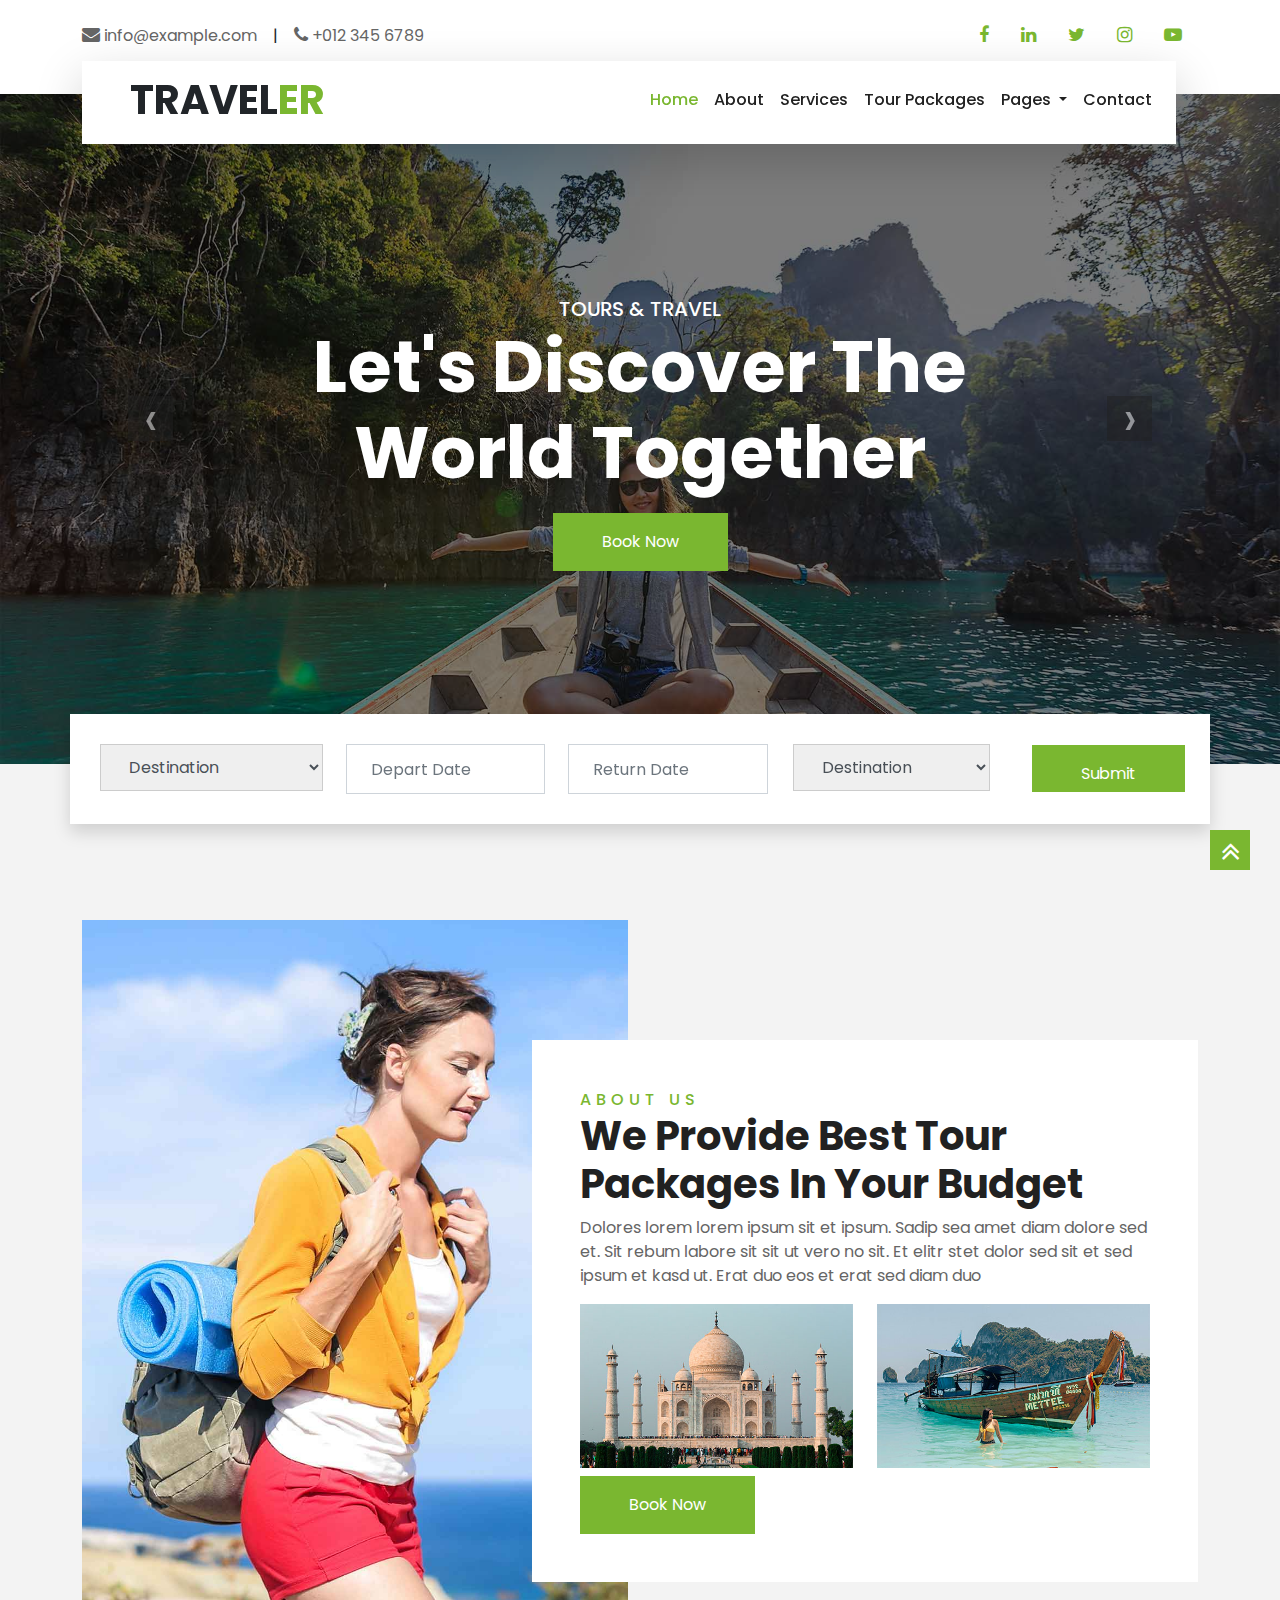
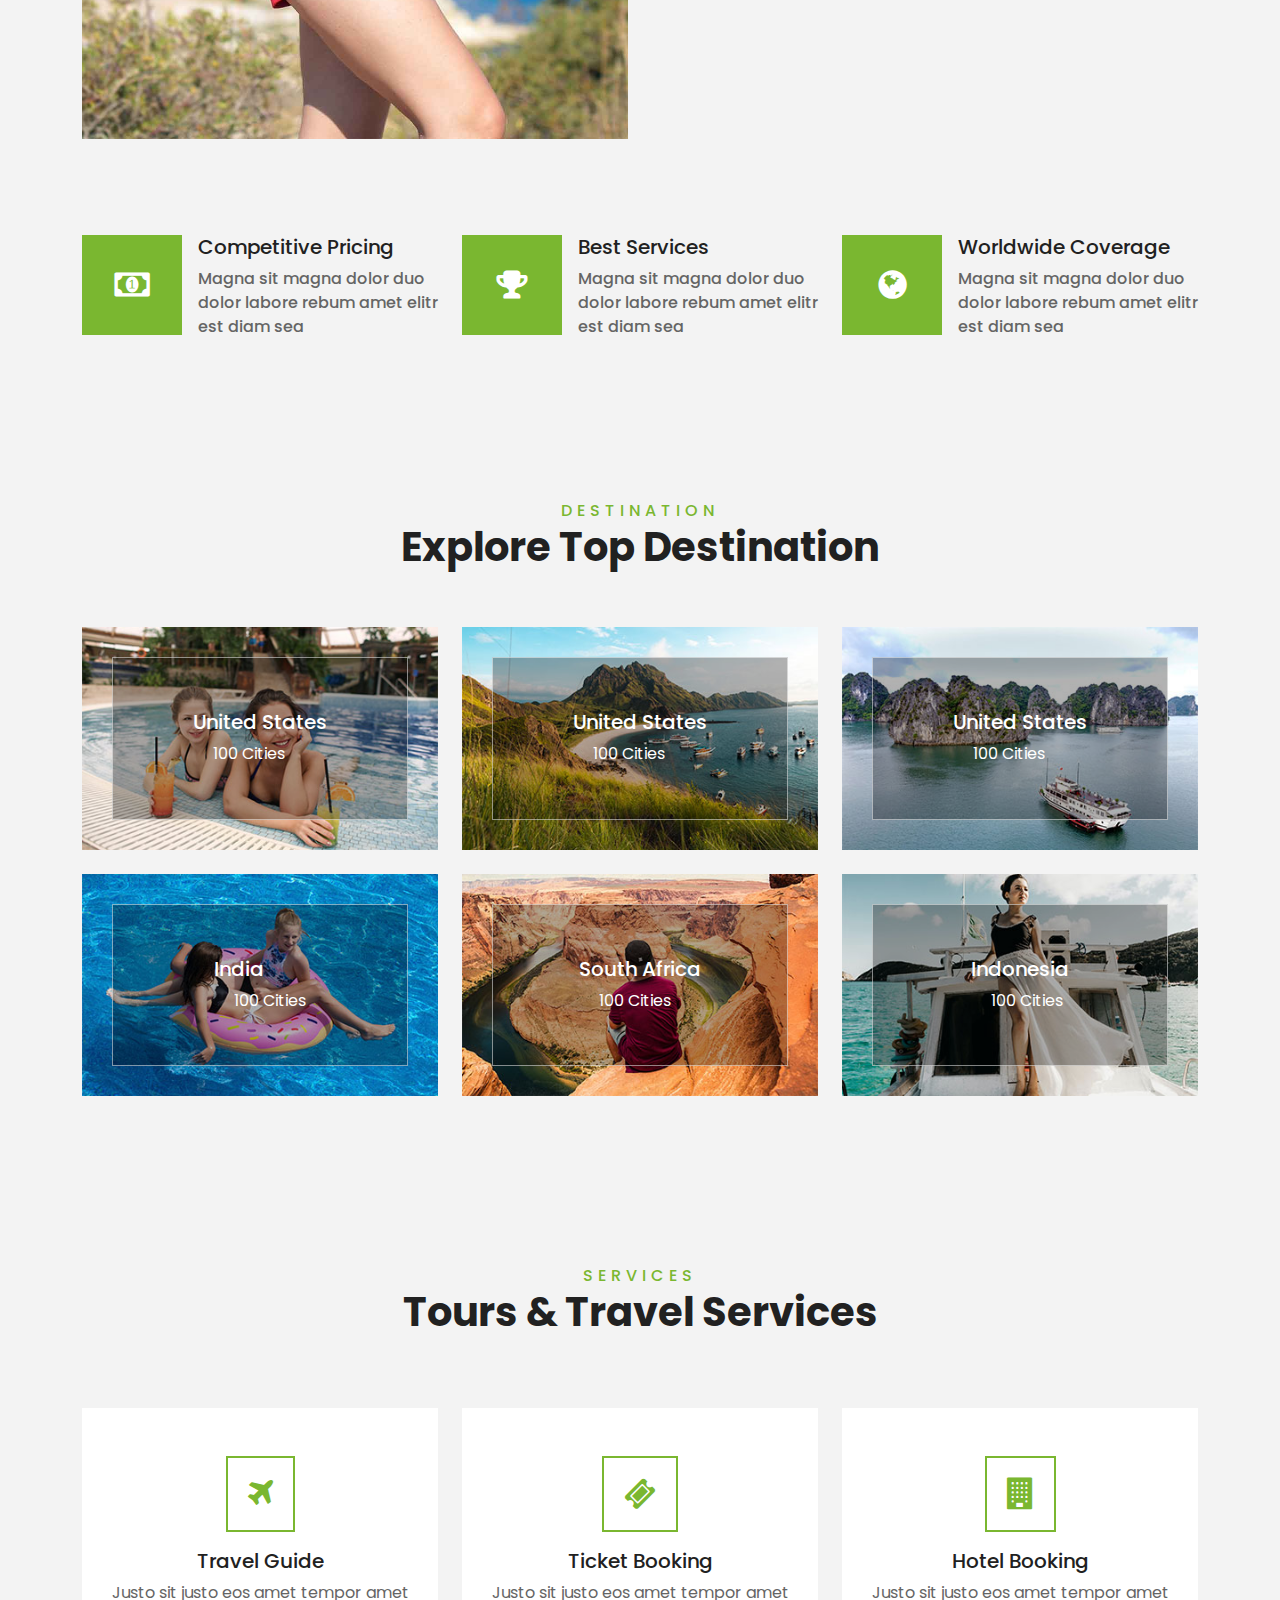
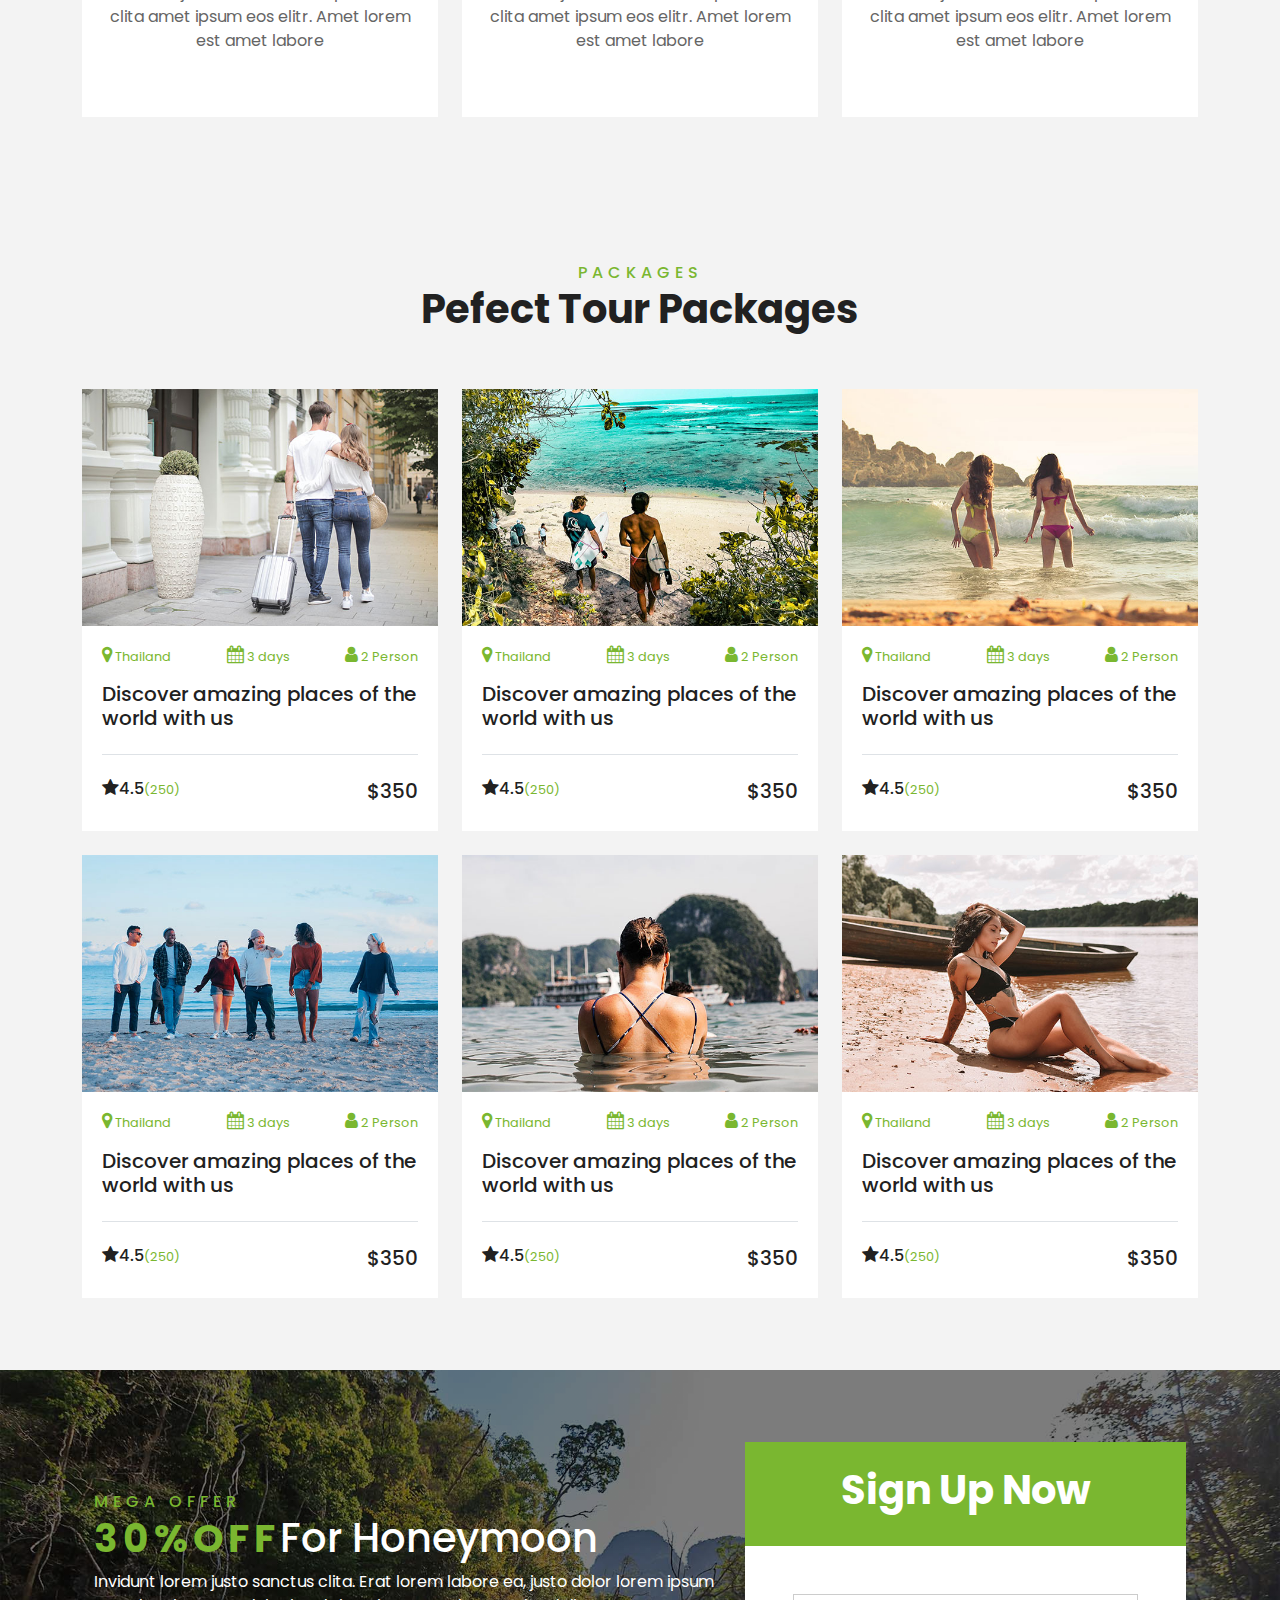
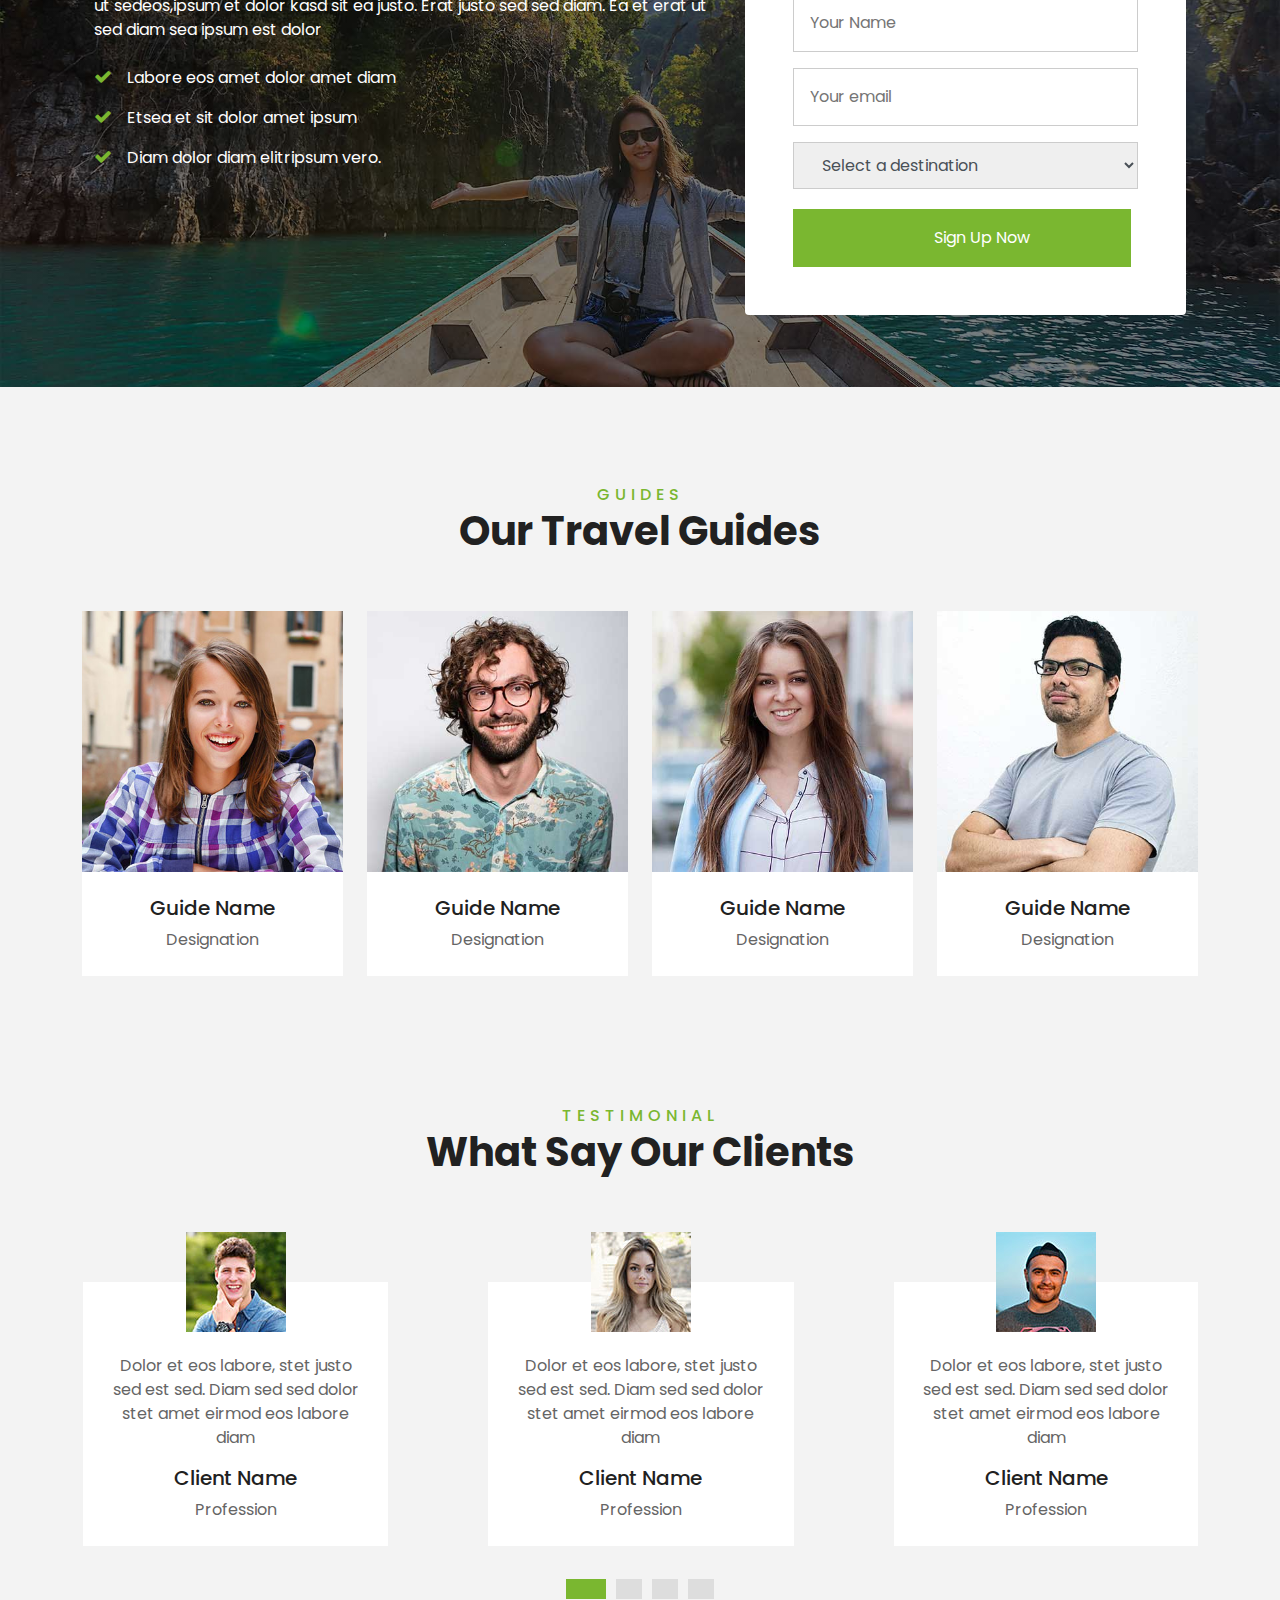
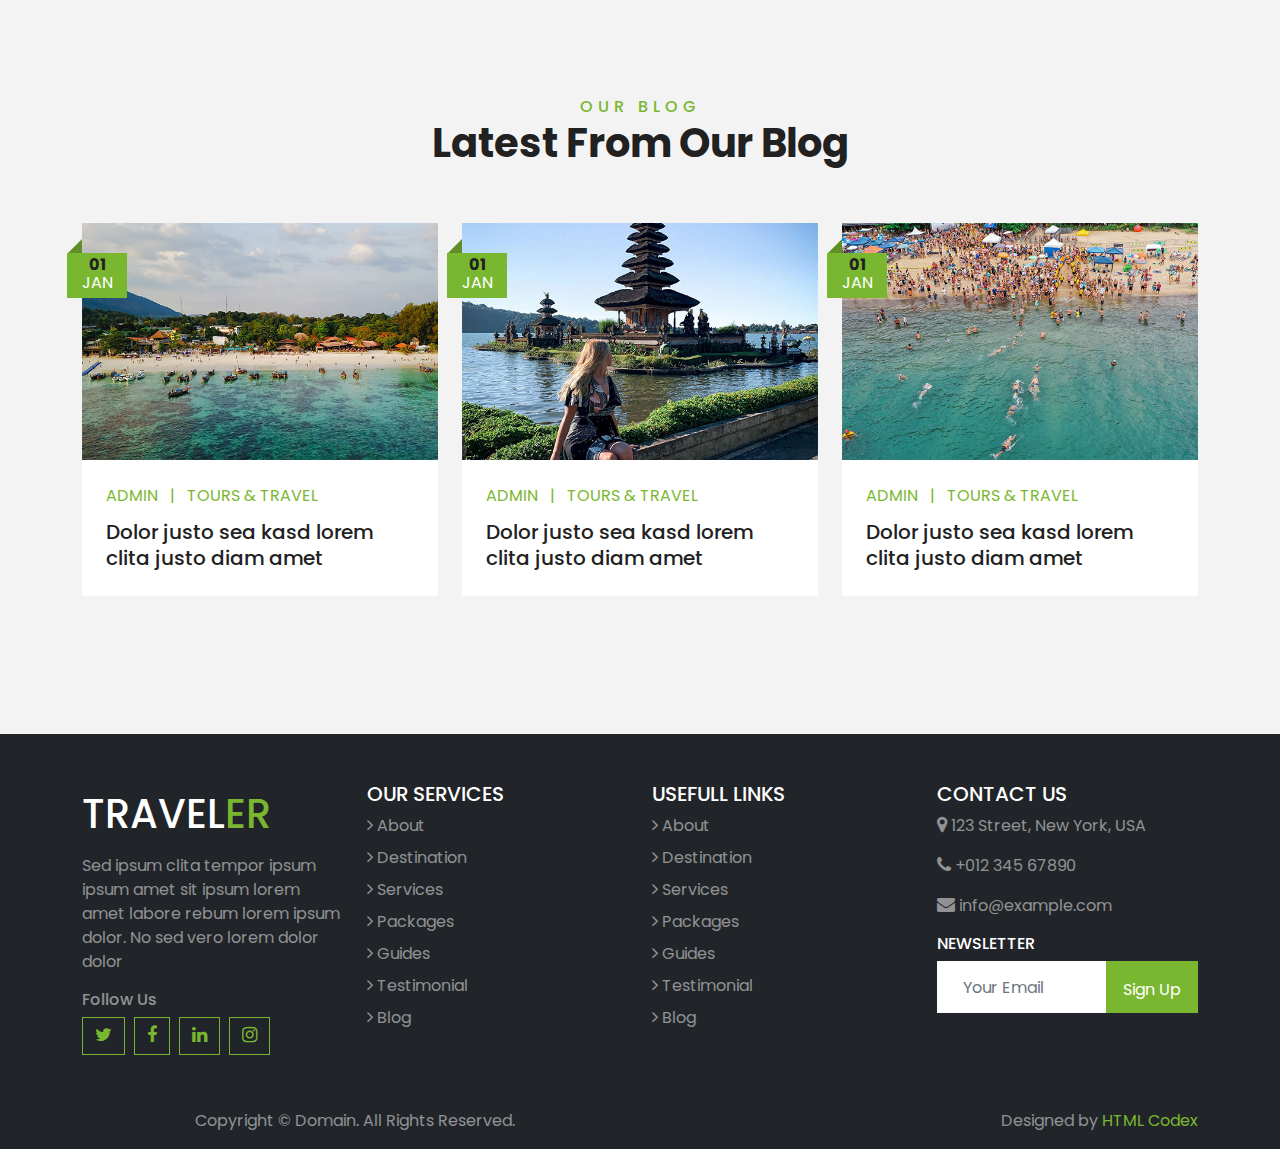
<file: index.html>
<!DOCTYPE html>
<html lang="en">

<head>
    <meta charset="UTF-8">
    <meta http-equiv="X-UA-Compatible" content="IE=edge">
    <meta name="viewport" content="width=device-width, initial-scale=1.0">
    <title>travel</title>
    <link href="https://fonts.googleapis.com/css2?family=Poppins:wght@400;500;600;700&display=swap" rel="stylesheet">
    <link rel="stylesheet" href="css/bootstrap.css">
    <link rel="stylesheet" href="css/font-awesome.css">
    <link rel="stylesheet" href="css/owl.carousel.css">
    <link rel="stylesheet" href="css/bootstrap-datepicker.css">
    <link rel="stylesheet" href="css/owl.theme.default.css">
    <link rel="stylesheet" href="css/style.css">
</head>

<body>
    <!-- Top Bar -->
    <div class="header">
        <div class="container-fluid">
            <div class="head">
                <div class="container">
                    <div class="row">
                        <div class="col-lg-6 text-left">
                            <div class="book-info">
                                <p><i class="fa fa-envelope" aria-hidden="true"></i> info@example.com</p>
                                <p class="text-body">|</p>
                                <p><i class="fa fa-phone" aria-hidden="true"></i> +012 345 6789</p>
                            </div>
                        </div>
                        <div class="col-lg-6 text-end">
                            <div class="social-icons">
                                <ul>
                                    <li><a href="#"><i class="fa fa-facebook"></i></a></li>
                                    <li><a href="#"><i class="fa fa-linkedin"></i></a></li>
                                    <li><a href="#"><i class="fa fa-twitter" aria-hidden="true"></i></a></li>
                                    <li><a href="#"><i class="fa fa-instagram" aria-hidden="true"></i></a></li>
                                    <li><a href="#"><i class="fa fa-youtube-play" aria-hidden="true"></i></a></li>
                                </ul>
                            </div>
                        </div>
                    </div>
                </div>
            </div>
        </div>
    </div>
    <!-- Top Bar: the end -->
    <div class="Menu">
        <div class="container">
            <div class="row">
                <div class="col-lg-12 nav-bar">
                    <nav class="navbar navbar-expand-lg bg-light p-0">
                        <div class="container-fluid">
                            <a class="navbar-brand" href="#">
                                <h1 class="m-0 text-primary"><span class="text-dark">TRAVEL</span>ER</h1>
                            </a>
                            <button class="navbar-toggler" type="button" data-bs-toggle="collapse"
                                data-bs-target="#navbarSupportedContent" aria-controls="navbarSupportedContent"
                                aria-expanded="false" aria-label="Toggle navigation">
                                <span class="navbar-toggler-icon"></span>
                            </button>
                            <div class="collapse navbar-collapse justify-content-end" id="navbarSupportedContent">
                                <ul class="navbar-nav ">
                                    <li class="nav-item">
                                        <a class="nav-link active" aria-current="page" href="index.html">Home</a>
                                    </li>
                                    <li class="nav-item">
                                        <a class="nav-link" href="About.html">About</a>
                                    </li>
                                    <li class="nav-item">
                                        <a class="nav-link" href="Service.html">Services</a>
                                    </li>
                                    <li class="nav-item">
                                        <a class="nav-link" href="Packages.html">Tour Packages</a>
                                    </li>
                                    <li class="nav-item dropdown">
                                        <a class="nav-link dropdown-toggle" href="#" role="button"
                                            data-bs-toggle="dropdown" aria-expanded="false">
                                            Pages
                                        </a>
                                        <ul class="dropdown-menu">
                                            <a href="blog.html" class="dropdown-item">Blog Grid</a>
                                            <a href="single.html" class="dropdown-item">Blog Detail</a>
                                            <a href="destination.html" class="dropdown-item">Destination</a>
                                            <a href="guide.html" class="dropdown-item">Travel Guides</a>
                                            <a href="testimonial.html" class="dropdown-item">Testimonial</a>
                                        </ul>
                                    </li>
                                    <li class="nav-item">
                                        <a class="nav-link" href="Contact.html">Contact</a>
                                    </li>
                                </ul>
                            </div>
                        </div>
                    </nav>
                </div>
            </div>
        </div>
    </div>
    <!--Menu: the end  -->
    <section class="slider">
        <div class="owl-carousel owl-theme owl-loaded" id="single-slider">
            <div class="Banner-inner">
                <div class="owl-item-slider-1">
                    <div class="container-fluid">
                        <div class="row">
                            <div class="col-sm-12">
                                <div class="slide-content text-center">
                                    <span>Tours & Travel</span>
                                    <h1 class="text-white">Let's Discover The <br>World Together</h1>
                                    <a href="" class="btn btn-primary py-md-3 px-md-5 mt-2">Book Now</a>
                                </div>
                            </div>
                        </div>
                    </div>
                </div>
                <div class="owl-item-slider-2">
                    <div class="container-fluid">
                        <div class="row">
                            <div class="col-sm-12">
                                <div class="slide-content text-center">
                                    <span>Tours & Travel</span>
                                    <h1 class="text-white">Discover Amazing<br>Places With Us</h1>
                                    <a href="" class="btn btn-primary py-md-3 px-md-5 mt-2">Book Now</a>
                                </div>
                            </div>
                        </div>
                    </div>
                </div>
            </div>
        </div>
    </section>
    <!-- slider section : the end -->
    <!-- Booking Start -->
    <div class="Booking">
        <div class="container bg-white shadow">
            <div class="row align-items-center" style="min-height: 60px;">
                <div class="col-md-10 d-flex " style="padding:30px;">
                    <div class="col-md-3">
                        <div class="form-group bg-light">
                            <div class="mb-3 mb-md-0">
                                <select class="custom-select px-4" style="height: 47px;">
                                    <option selected>Destination</option>
                                    <option value="1">Destination 1</option>
                                    <option value="2">Destination 1</option>
                                    <option value="3">Destination 1</option>
                                </select>
                            </div>
                        </div>
                    </div>

                    <div class='col-md-3'>
                        <div class='input-group date' id='startDate'>
                            <span class="input-group-addon input-group-text"><span class="startDate"></span>
                            </span>
                            <div class="date" id="date1" data-target-input="nearest">
                                <input type="text" class="form-control p-4 datetimepicker-input"
                                    placeholder="Depart Date" data-target="#date1" data-toggle="datetimepicker" />
                            </div>
                        </div>
                    </div>

                    <div class='col-md-3'>
                        <div class='input-group date' id='startEnd'>
                            <span class="input-group-addon input-group-text"><span class="startEnd"></span>
                            </span>
                            <div class="date" id="date1" data-target-input="nearest">
                                <input type="text" class="form-control p-4 datetimepicker-input"
                                    placeholder="Return Date" data-target="#date1" data-toggle="datetimepicker" />
                            </div>
                        </div>

                    </div>
                    <div class="col-md-3">
                        <div class="destend mb-md-0 ml-3">
                            <select class="custom-select px-4" style="height: 47px;">
                                <option selected>Destination</option>
                                <option value="1">Destination 1</option>
                                <option value="2">Destination 1</option>
                                <option value="3">Destination 1</option>
                            </select>
                        </div>
                    </div>
                </div>
                <div class="col-md-2">
                    <button class="btn btn-primary btn-block" type="submit"
                        style="height: 47px; margin-top: -2px;">Submit</button>
                </div>
            </div>
        </div>
    </div>
    <!-- Booking the end -->
    <!-- About Start -->
    <div class="About">
        <div class="container">
            <div class="row">
                <div class="col-lg-6" style="min-height: 500px;">
                    <div class="about-img">
                        <img src="image/about.jpg" alt="">
                    </div>
                </div>
                <div class="col-lg-6">
                    <div class="about-us">
                        <span>About Us</span>
                        <h2>We Provide Best Tour Packages In Your Budget</h2>
                        <p>Dolores lorem lorem ipsum sit et ipsum. Sadip sea amet diam dolore sed et. Sit rebum
                            labore sit sit ut vero no sit. Et elitr stet dolor sed sit et sed ipsum et kasd ut. Erat
                            duo eos et erat sed diam duo</p>

                        <div class="row">
                            <div class="col-6">
                                <img class="img-fluid" src="image/about-1.jpg" alt="">
                            </div>
                            <div class="col-6">
                                <img class="img-fluid" src="image/about-2.jpg" alt="">
                            </div>
                        </div>
                        <a href="" class="btn btn-primary py-md-3 px-md-5 mt-2 mt-1">Book Now</a>
                    </div>
                </div>
            </div>
        </div>
    </div>
    <!-- About : the end -->
    <!-- Feature start -->
    <div class="Feature">
        <div class="container">
            <div class="row">
                <div class="col-md-4">
                    <div class="Feature-txt ">
                        <div
                            class="Feature-icons d-flex flex-shrink-0 align-items-center justify-content-center bg-primary mr-3">
                            <i class="fa fa-money text-white"></i>
                        </div>
                        <div class="Feature-info">
                            <h5>Competitive Pricing</h5>
                            <p>Magna sit magna dolor duo dolor labore rebum amet elitr est diam sea</p>
                        </div>
                    </div>
                </div>
                <div class="col-md-4">
                    <div class="Feature-txt">
                        <div
                            class="Feature-icons d-flex flex-shrink-0 align-items-center justify-content-center bg-primary mr-3">
                            <i class="fa fa-trophy text-white"></i>
                        </div>
                        <div class="Feature-info">
                            <h5>Best Services</h5>
                            <p>Magna sit magna dolor duo dolor labore rebum amet elitr est diam sea</p>
                        </div>
                    </div>
                </div>

                <div class="col-md-4">
                    <div class="Feature-txt">
                        <div
                            class="Feature-icons d-flex flex-shrink-0 align-items-center justify-content-center bg-primary mr-3">
                            <i class="fa fa-globe text-white"></i>
                        </div>
                        <div class="Feature-info">
                            <h5>Worldwide Coverage</h5>
                            <p>Magna sit magna dolor duo dolor labore rebum amet elitr est diam sea</p>
                        </div>
                    </div>
                </div>
            </div>
        </div>
    </div>

    <!--Feature : the end  -->
    <!-- Destination start -->
    <div class="Destination">
        <div class="container">
            <div class="row">
                <div class="col-lg-12">
                    <div class="heading text-center">
                        <span>DESTINATION</span>
                        <h2>Explore Top Destination</h2>
                    </div>
                </div>
            </div>
            <div class="row">
                <div class="col-lg-4 col-md-6">
                    <div class="destination-item position-relative  overflow-hidden mb-4">
                        <img class="img-fluid" src="image/destination-1.jpg" alt="">
                        <div class="destination-overlay text-white">
                            <a href="" class="text-white">
                                <h5 class="text-white">United States</h5>
                                <span>100 Cities</span>
                            </a>
                        </div>
                    </div>
                </div>
                <div class="col-lg-4 col-md-6">
                    <div class="destination-item position-relative overflow-hidden mb-4">
                        <img class="img-fluid" src="image/destination-2.jpg" alt="">
                        <div class="destination-overlay">
                            <a href="" class="text-white">
                                <h5 class="text-white">United States</h5>
                                <span>100 Cities</span>
                            </a>
                        </div>
                    </div>
                </div>
                <div class="col-lg-4 col-md-6">
                    <div class="destination-item position-relative overflow-hidden mb-4">
                        <img class="img-fluid" src="image/destination-3.jpg" alt="">
                        <div class="destination-overlay">
                            <a href="" class="text-white">
                                <h5 class="text-white">United States</h5>
                                <span>100 Cities</span>
                            </a>
                        </div>
                    </div>
                </div>
                <div class="col-lg-4 col-md-6">
                    <div class="destination-item position-relative overflow-hidden mb-4">
                        <img class="img-fluid" src="image/destination-4.jpg" alt="">
                        <div class="destination-overlay">
                            <a href="" class="text-white">
                                <h5 class="text-white">India</h5>
                                <span>100 Cities</span>
                            </a>
                        </div>
                    </div>
                </div>
                <div class="col-lg-4 col-md-6">
                    <div class="destination-item position-relative overflow-hidden mb-4">
                        <img class="img-fluid" src="image/destination-5.jpg" alt="">
                        <div class="destination-overlay">
                            <a href="" class="text-white">
                                <h5 class="text-white">South Africa</h5>
                                <span>100 Cities</span>
                            </a>
                        </div>
                    </div>
                </div>
                <div class="col-lg-4 col-md-6">
                    <div class="destination-item position-relative overflow-hidden mb-4">
                        <img class="img-fluid" src="image/destination-6.jpg" alt="">
                        <div class="destination-overlay">
                            <a href="" class="text-white">
                                <h5 class="text-white">Indonesia</h5>
                                <span>100 Cities</span>
                            </a>
                        </div>
                    </div>
                </div>
            </div>
        </div>
    </div>
    <!-- Destination : the end -->
    <!-- Service start -->
    <div class="Service">
        <div class="container">
            <div class="row">
                <div class="col-lg-12">
                    <div class="heading text-center">
                        <span>SERVICES</span>
                        <h2>Tours & Travel Services</h2>
                    </div>
                </div>
                <div class="col-md-4">
                    <div class="Service-item text-center">
                        <i class="fa fa-plane"></i>
                        <h5>Travel Guide</h5>
                        <p>Justo sit justo eos amet tempor amet clita amet ipsum eos elitr. Amet lorem est amet
                            labore
                        </p>
                    </div>
                </div>
                <div class="col-md-4">
                    <div class="Service-item text-center">
                        <i class="fa fa-ticket"></i>
                        <h5>Ticket Booking</h5>
                        <p>Justo sit justo eos amet tempor amet clita amet ipsum eos elitr. Amet lorem est amet
                            labore
                        </p>
                    </div>
                </div>
                <div class="col-md-4">
                    <div class="Service-item text-center">
                        <i class="fa fa-building"></i>
                        <h5>Hotel Booking</h5>
                        <p>Justo sit justo eos amet tempor amet clita amet ipsum eos elitr. Amet lorem est amet
                            labore
                        </p>
                    </div>
                </div>
            </div>
        </div>
    </div>
    <!-- Service : the end -->
    <!-- Package : start -->
    <div class="Package">
        <div class="container">
            <div class="row">
                <div class="col-lg-12 text-center">
                    <div class="heading text-center">
                        <span>PACKAGES</span>
                        <h2>Pefect Tour Packages</h2>
                    </div>
                </div>
            </div>
            <div class="row">
                <div class="col-lg-4 col-md-6">
                    <div class="package-item bg-white">
                        <div class="package-img">
                            <img class="img-fluid" src="image/package-1.jpg" alt="">
                        </div>
                        <div class="package-text">
                            <div class="package-icons">
                                <small><i class="fa fa-map-marker"></i> Thailand</small>
                                <small><i class="fa fa-calendar"></i> 3 days</small>
                                <small><i class="fa fa-user"></i> 2 Person</small>
                            </div>
                            <h5><a href="#">Discover amazing places of the world with us</a></h5>
                            <div class="border-top mt-4 mb-4"></div>
                            <div class="d-flex justify-content-between">
                                <h6><i class="fa fa-star"></i>4.5<small>(250)</small></h6>
                                <h5>$350</h5>
                            </div>

                        </div>
                    </div>
                </div>

                <div class="col-lg-4 col-md-6">
                    <div class="package-item bg-white">
                        <div class="package-img">
                            <img class="img-fluid" src="image/package-2.jpg" alt="">
                        </div>
                        <div class="package-text">
                            <div class="package-icons">
                                <small><i class="fa fa-map-marker"></i> Thailand</small>
                                <small><i class="fa fa-calendar"></i> 3 days</small>
                                <small><i class="fa fa-user"></i> 2 Person</small>
                            </div>
                            <h5><a href="#">Discover amazing places of the world with us</a></h5>
                            <div class="border-top mt-4 mb-4"></div>
                            <div class="d-flex justify-content-between">
                                <h6><i class="fa fa-star"></i>4.5<small>(250)</small></h6>
                                <h5>$350</h5>
                            </div>

                        </div>
                    </div>
                </div>
                <div class="col-lg-4 col-md-6">
                    <div class="package-item bg-white">
                        <div class="package-img">
                            <img class="img-fluid" src="image/package-3.jpg" alt="">
                        </div>
                        <div class="package-text">
                            <div class="package-icons">
                                <small><i class="fa fa-map-marker"></i> Thailand</small>
                                <small><i class="fa fa-calendar"></i> 3 days</small>
                                <small><i class="fa fa-user"></i> 2 Person</small>
                            </div>
                            <h5><a href="#">Discover amazing places of the world with us</a></h5>
                            <div class="border-top mt-4 mb-4"></div>
                            <div class="d-flex justify-content-between">
                                <h6><i class="fa fa-star"></i>4.5<small>(250)</small></h6>
                                <h5>$350</h5>
                            </div>

                        </div>
                    </div>
                </div>
                <div class="col-lg-4 col-md-6">
                    <div class="package-item bg-white">
                        <div class="package-img">
                            <img class="img-fluid" src="image/package-4.jpg" alt="">
                        </div>
                        <div class="package-text">
                            <div class="package-icons">
                                <small><i class="fa fa-map-marker"></i> Thailand</small>
                                <small><i class="fa fa-calendar"></i> 3 days</small>
                                <small><i class="fa fa-user"></i> 2 Person</small>
                            </div>
                            <h5><a href="#">Discover amazing places of the world with us</a></h5>
                            <div class="border-top mt-4 mb-4"></div>
                            <div class="d-flex justify-content-between">
                                <h6><i class="fa fa-star"></i>4.5<small>(250)</small></h6>
                                <h5>$350</h5>
                            </div>

                        </div>
                    </div>
                </div>
                <div class="col-lg-4 col-md-6">
                    <div class="package-item bg-white">
                        <div class="package-img">
                            <img class="img-fluid" src="image/package-5.jpg" alt="">
                        </div>
                        <div class="package-text">
                            <div class="package-icons">
                                <small><i class="fa fa-map-marker"></i> Thailand</small>
                                <small><i class="fa fa-calendar"></i> 3 days</small>
                                <small><i class="fa fa-user"></i> 2 Person</small>
                            </div>
                            <h5><a href="#">Discover amazing places of the world with us</a></h5>
                            <div class="border-top mt-4 mb-4"></div>
                            <div class="d-flex justify-content-between">
                                <h6><i class="fa fa-star"></i>4.5<small>(250)</small></h6>
                                <h5>$350</h5>
                            </div>

                        </div>
                    </div>
                </div>
                <div class="col-lg-4 col-md-6">
                    <div class="package-item bg-white">
                        <div class="package-img">
                            <img class="img-fluid" src="image/package-6.jpg" alt="">
                        </div>
                        <div class="package-text">
                            <div class="package-icons">
                                <small><i class="fa fa-map-marker"></i> Thailand</small>
                                <small><i class="fa fa-calendar"></i> 3 days</small>
                                <small><i class="fa fa-user"></i> 2 Person</small>
                            </div>
                            <h5><a href="#">Discover amazing places of the world with us</a></h5>
                            <div class="border-top mt-4 mb-4"></div>
                            <div class="d-flex justify-content-between">
                                <h6><i class="fa fa-star"></i>4.5<small>(250)</small></h6>
                                <h5>$350</h5>
                            </div>

                        </div>
                    </div>
                </div>
            </div>
        </div>
    </div>

    <!--package : the end -->
    <!-- contact:start -->
    <div class="contact">
        <div class="container p-4">
            <div class="row align-item-center">
                <div class="col-lg-7 mb-5 mb-lg-0">
                    <div class="heading">
                        <span>MEGA OFFER</span>
                        <h1 class="text-white"><span>30%OFF</span>For Honeymoon</h1>
                        <p class="text-white">Invidunt lorem justo sanctus clita. Erat lorem labore ea, justo dolor
                            lorem ipsum ut sedeos,ipsum et dolor kasd sit ea justo. Erat justo sed sed diam. Ea et erat
                            ut sed diam sea ipsum est dolor</p>
                        <ul class="text-white">
                            <li><a herf="#" class="text-primary"><i class="fa fa-check"></i></a>Labore eos amet dolor
                                amet diam</li>
                            <li><a herf="#" class="text-primary"><i class="fa fa-check"></i></a>Etsea et sit dolor amet
                                ipsum</li>
                            <li><a herf="#" class="text-primary"><i class="fa fa-check"></i></a>Diam dolor diam
                                elitripsum vero.</li>
                        </ul>
                    </div>
                </div>
                <div class="col-lg-5">
                    <div class="contact-form">
                        <div class="contact-head bg-primary p-4 text-center">
                            <h1 class="text-white">Sign Up Now</h1>
                        </div>
                        <div class="card-body rounded-bottom bg-white p-5">
                            <form>
                                <div class="form-group">
                                    <input type="text" class="custom-select p-3 mb-3" placeholder="Your Name"
                                        required="required">
                                </div>
                                <div class="form-group">
                                    <input type="text" class="custom-select p-3 mb-3" placeholder="Your email"
                                        required="required">
                                </div>
                                <div class="form-group">
                                    <select class="custom-select px-4 mb-3" style="height: 47px;">
                                        <option selected>Select a destination</option>
                                        <option value="1">destination 1</option>
                                        <option value="2">destination 1</option>
                                        <option value="3">destination 1</option>
                                    </select>
                                </div>
                                <button type="submit" class="btn btn-primary-1">Sign Up Now</button>
                            </form>
                        </div>
                    </div>
                </div>
            </div>
        </div>
    </div>
    <!-- contact : the end -->
    <!-- Team : start -->
    <div class="team">
        <div class="container">
            <div class="row">
                <div class="col-lg-12 text-center">
                    <div class="heading text-center">
                        <span>GUIDES</span>
                        <h2>Our Travel Guides</h2>
                    </div>
                </div>
            </div>
            <div class="row">
                <div class="col-lg-3 col-md-4 col-sm-6 pb-2">
                    <div class="team-item bg-white mb-4">
                        <div class="team-img position-relative overflow-hidden">
                            <img class="img-fluid w-100" src="image/team-1.jpg" alt="">
                            <div class="team-social">
                                <a class="btn btn-outline-primary btn-square" href=""><i class="fa fa-twitter"></i></a>
                                <a class="btn btn-outline-primary btn-square" href=""><i
                                        class="fa fa-facebook-f"></i></a>
                                <a class="btn btn-outline-primary btn-square" href=""><i
                                        class="fa fa-instagram"></i></a>
                                <a class="btn btn-outline-primary btn-square" href=""><i class="fa fa-linkedin"></i></a>
                            </div>
                        </div>
                        <div class="text-center py-4">
                            <h5 class="text-truncate">Guide Name</h5>
                            <p class="m-0 text-center">Designation</p>
                        </div>
                    </div>
                </div>
                <div class="col-lg-3 col-md-4 col-sm-6 pb-2">
                    <div class="team-item bg-white mb-4">
                        <div class="team-img position-relative overflow-hidden">
                            <img class="img-fluid w-100" src="image/team-2.jpg" alt="">
                            <div class="team-social">
                                <a class="btn btn-outline-primary btn-square" href=""><i class="fa fa-twitter"></i></a>
                                <a class="btn btn-outline-primary btn-square" href=""><i
                                        class="fa fa-facebook-f"></i></a>
                                <a class="btn btn-outline-primary btn-square" href=""><i
                                        class="fa fa-instagram"></i></a>
                                <a class="btn btn-outline-primary btn-square" href=""><i class="fa fa-linkedin"></i></a>
                            </div>
                        </div>
                        <div class="text-center py-4">
                            <h5 class="text-truncate">Guide Name</h5>
                            <p class="m-0 text-center">Designation</p>
                        </div>
                    </div>
                </div>
                <div class="col-lg-3 col-md-4 col-sm-6 pb-2">
                    <div class="team-item bg-white mb-4">
                        <div class="team-img position-relative overflow-hidden">
                            <img class="img-fluid w-100" src="image/team-3.jpg" alt="">
                            <div class="team-social">
                                <a class="btn btn-outline-primary btn-square" href=""><i class="fa fa-twitter"></i></a>
                                <a class="btn btn-outline-primary btn-square" href=""><i
                                        class="fa fa-facebook-f"></i></a>
                                <a class="btn btn-outline-primary btn-square" href=""><i
                                        class="fa fa-instagram"></i></a>
                                <a class="btn btn-outline-primary btn-square" href=""><i class="fa fa-linkedin"></i></a>
                            </div>
                        </div>
                        <div class="text-center py-4">
                            <h5 class="text-truncate">Guide Name</h5>
                            <p class="m-0 text-center">Designation</p>
                        </div>
                    </div>
                </div>
                <div class="col-lg-3 col-md-4 col-sm-6 pb-2">
                    <div class="team-item bg-white mb-4">
                        <div class="team-img position-relative overflow-hidden">
                            <img class="img-fluid w-100" src="image/team-4.jpg" alt="">
                            <div class="team-social">
                                <a class="btn btn-outline-primary btn-square" href=""><i class="fa fa-twitter"></i></a>
                                <a class="btn btn-outline-primary btn-square" href=""><i
                                        class="fa fa-facebook-f"></i></a>
                                <a class="btn btn-outline-primary btn-square" href=""><i
                                        class="fa fa-instagram"></i></a>
                                <a class="btn btn-outline-primary btn-square" href=""><i class="fa fa-linkedin"></i></a>
                            </div>
                        </div>
                        <div class="text-center py-4">
                            <h5 class="text-truncate">Guide Name</h5>
                            <p class="m-0 text-center">Designation</p>
                        </div>
                    </div>
                </div>
            </div>
        </div>
    </div>
    <!-- Team : the end -->
    <!-- Testminoal start -->
    <div class="testimonial">
        <div class="container">
            <div class="row">
                <div class="col-lg-12">
                    <div class="heading text-center">
                        <span>TESTIMONIAL</span>
                        <h2>What Say Our Clients</h2>
                    </div>
                </div>
            </div>
            <div class="owl-carousel testimonial-carousel">
                <div class="text-center pb-4">
                    <img class="img-fluid mx-auto" src="image/testimonial-1.jpg" style="width: 100px; height: 100px;">
                    <div class="testimonial-text bg-white p-4">
                        <p class="mt-5">Dolor et eos labore, stet justo sed est sed. Diam sed sed dolor stet amet eirmod
                            eos labore diam
                        </p>
                        <h5 class="text-truncate">Client Name</h5>
                        <span>Profession</span>
                    </div>
                </div>
                <div class="text-center">
                    <img class="img-fluid mx-auto" src="image/testimonial-2.jpg" style="width: 100px; height: 100px;">
                    <div class="testimonial-text bg-white p-4">
                        <p class="mt-5">Dolor et eos labore, stet justo sed est sed. Diam sed sed dolor stet amet eirmod
                            eos labore diam
                        </p>
                        <h5 class="text-truncate">Client Name</h5>
                        <span>Profession</span>
                    </div>
                </div>
                <div class="text-center">
                    <img class="img-fluid mx-auto" src="image/testimonial-3.jpg" style="width: 100px; height: 100px;">
                    <div class="testimonial-text bg-white p-4 mt-n5">
                        <p class="mt-5">Dolor et eos labore, stet justo sed est sed. Diam sed sed dolor stet amet eirmod
                            eos labore diam
                        </p>
                        <h5 class="text-truncate">Client Name</h5>
                        <span>Profession</span>
                    </div>
                </div>
                <div class="text-center">
                    <img class="img-fluid mx-auto" src="image/testimonial-4.jpg" style="width: 100px; height: 100px;">
                    <div class="testimonial-text bg-white p-4 mt-n5">
                        <p class="mt-5">Dolor et eos labore, stet justo sed est sed. Diam sed sed dolor stet amet eirmod
                            eos labore diam
                        </p>
                        <h5 class="text-truncate">Client Name</h5>
                        <span>Profession</span>
                    </div>
                </div>
            </div>
        </div>
    </div>
    <!-- Testminoal end -->
    <!-- our-blog:start -->
    <div class="blog">
        <div class="container">
            <div class="row">
                <div class="col-lg-12">
                    <div class="heading text-center">
                        <span>OUR BLOG</span>
                        <h2>Latest From Our Blog</h2>
                    </div>
                </div>
            </div>
            <div class="row">
                <div class="col-lg-4 col-md-6">
                    <div class="blog-item ">
                        <div class="blog-img position-relative">
                            <img class="img-fluid" src="image/blog-1.jpg" alt="">
                            <div class="blog-date">
                                <h6>01</h6>
                                <span class="text-white text-uppercase">Jan</span>
                            </div>
                        </div>
                        <div class="blog-text bg-white p-4">
                            <div class="blog-admin">
                                <a class="text-primary text-uppercase text-decoration-none">Admin</a>
                                <span class="text-primary px-2">|</span>
                                <a class="text-primary text-uppercase text-decoration-none">Tours & Travel</a>
                            </div>
                            <a class="h5 m-0 text-decoration-none">Dolor justo sea kasd lorem clita justo diam
                                amet</a>
                        </div>
                    </div>
                </div>

                <div class="col-lg-4 col-md-6">
                    <div class="blog-item ">
                        <div class="blog-img position-relative">
                            <img class="img-fluid" src="image/blog-2.jpg" alt="">
                            <div class="blog-date">
                                <h6>01</h6>
                                <span class="text-white text-uppercase">Jan</span>
                            </div>
                        </div>
                        <div class="blog-text bg-white p-4">
                            <div class="blog-admin">
                                <a class="text-primary text-uppercase text-decoration-none">Admin</a>
                                <span class="text-primary px-2">|</span>
                                <a class="text-primary text-uppercase text-decoration-none">Tours & Travel</a>
                            </div>
                            <a class="h5 m-0 text-decoration-none">Dolor justo sea kasd lorem clita justo diam
                                amet</a>
                        </div>
                    </div>
                </div>
                <div class="col-lg-4 col-md-6">
                    <div class="blog-item">
                        <div class="blog-img position-relative">
                            <img class="img-fluid" src="image/blog-3.jpg" alt="">
                            <div class="blog-date">
                                <h6>01</h6>
                                <span class="text-white text-uppercase">Jan</span>
                            </div>
                        </div>
                        <div class="blog-text p-4 bg-white">
                            <div class="blog-admin">
                                <a class="text-primary text-uppercase text-decoration-none">Admin</a>
                                <span class="text-primary px-2">|</span>
                                <a class="text-primary text-uppercase text-decoration-none">Tours & Travel</a>
                            </div>
                            <a class="h5 m-0 text-decoration-none">Dolor justo sea kasd lorem clita justo diam
                                amet</a>
                        </div>
                    </div>
                </div>
            </div>
        </div>
    </div>
    <!-- Our Blog : the end -->
    <!-- Footer :start -->
    <div class="footer bg-dark text-white-50 py-5 px-sm-3 px-lg-5" style="margin-top:90px;">
        <div class="container">
            <div class="row">
                <div class="col-lg-3 col-md-6">
                    <a href="" class="navbar">
                        <h1 class="text-white">TRAVEL<span class="text-primary">ER</span></h1>
                    </a>
                    <p class="text-white-50">Sed ipsum clita tempor ipsum ipsum amet sit ipsum lorem amet labore
                        rebum
                        lorem ipsum dolor.
                        No
                        sed vero lorem dolor dolor</p>
                    <h6 class="text-white-50">Follow Us</h6>
                    <div class=" icons">
                        <a href="#" class="btn btn-outline-primary btn-square mr-2"><i class="fa fa-twitter"></i></a>
                        <a href="#" class="btn btn-outline-primary btn-square mr-2"><i class="fa fa-facebook-f"></i></a>
                        <a href="#" class="btn btn-outline-primary btn-square mr-2"><i class="fa fa-linkedin"></i></a>
                        <a href="#" class="btn btn-outline-primary btn-square mr-2"><i class="fa fa-instagram"></i></a>
                    </div>
                </div>
                <div class="col-lg-3 col-md-6">
                    <h5 class="text-white text-uppercase">Our Services</h5>
                    <div class=" Usefull-link d-flex flex-column justify-content-start">
                        <a href="" class="text-white-50"> <i class="fa fa-angle-right text-white-50"></i>
                            About</a>
                        <a href="" class="text-white-50"> <i class="fa fa-angle-right text-white-50"></i>
                            Destination</a>
                        <a href="" class="text-white-50"> <i class="fa fa-angle-right text-white-50"></i>
                            Services</a>
                        <a href="" class="text-white-50"> <i class="fa fa-angle-right text-white-50"></i>
                            Packages</a>
                        <a href="" class="text-white-50"> <i class="fa fa-angle-right text-white-50"></i>
                            Guides</a>
                        <a href="" class="text-white-50"> <i class="fa fa-angle-right text-white-50"></i>
                            Testimonial</a>
                        <a href="" class="text-white-50"> <i class="fa fa-angle-right text-white-50"></i>
                            Blog</a>
                    </div>
                </div>
                <div class="col-lg-3 col-md-6">
                    <h5 class="text-white">USEFULL LINKS</h5>
                    <div class="Usefull-link d-flex flex-column justify-content-start">
                        <a href="" class="text-white-50"> <i class="fa fa-angle-right text-white-50"></i>
                            About</a>
                        <a href="" class="text-white-50"> <i class="fa fa-angle-right text-white-50"></i>
                            Destination</a>
                        <a href="" class="text-white-50"> <i class="fa fa-angle-right text-white-50"></i>
                            Services</a>
                        <a href="" class="text-white-50"> <i class="fa fa-angle-right text-white-50"></i>
                            Packages</a>
                        <a href="" class="text-white-50"> <i class="fa fa-angle-right text-white-50"></i>
                            Guides</a>
                        <a href="" class="text-white-50"> <i class="fa fa-angle-right text-white-50"></i>
                            Testimonial</a>
                        <a href="" class="text-white-50"> <i class="fa fa-angle-right text-white-50"></i>
                            Blog</a>
                    </div>
                </div>
                <div class="col-lg-3 col-md-6 mb-5">
                    <h5 class="text-white text-uppercase">Contact Us</h5>
                    <p class="text-white-50"><i class="fa fa-map-marker text-white-50"></i> 123 Street, New
                        York, USA
                    </p>
                    <p class="text-white-50"><i class="fa fa-phone text-white-50"></i> +012 345 67890</p>
                    <p class="text-white-50"><i class="fa fa-envelope text-white-50"></i> info@example.com</p>
                    <h6 class="text-white text-uppercase">Newsletter</h6>
                    <div class="w-100">
                        <div class="input-group">
                            <input type="text" class="form-control border-light bg-white" style="padding: 25px;"
                                placeholder="Your Email">
                            <div class="input-group-append">
                                <button class="btn btn-primary px-3">Sign Up</button>
                            </div>
                        </div>
                    </div>
                </div>
            </div>
        </div>
    </div>
    <!-- Footer : the end -->
    <!-- copyright start -->
    <div class="copyright bg-dark">
        <div class="container">
            <div class="row">
                <div class="col-lg-6 text-center text-md-left mb-3 mb-md-0">
                    <p class="text-white-50">Copyright &copy; <a href="#" class="text-white-50">Domain</a>. All
                        Rights
                        Reserved.</a>
                    </p>
                </div>
                <div class="col-lg-6">
                    <p class="link text-white-50">Designed by <a href="https://htmlcodex.com" class="text-primary">HTML
                            Codex</a>
                    </p>
                </div>
            </div>
        </div>
        <div id="scroll-Top">
            <i class="fa fa-angle-double-up return-to-top" id="scroll-top" data-toggle="tooltip" data-placement="top"
                title="" data-original-title="Back to Top" aria-hidden="true"></i>
        </div>
    </div>
    <!-- copyright the end -->
    <!-- javascript library -->
    <script src="js/jquery.js"></script>
    <script src="js/bootstrap.js"></script>
    <script src="js/bootstrap-datepicker.js"></script>
    <script src="js/owl.carousel.js"></script>
    <script src="js/main.js"></script>
</body>

</html>
</file>
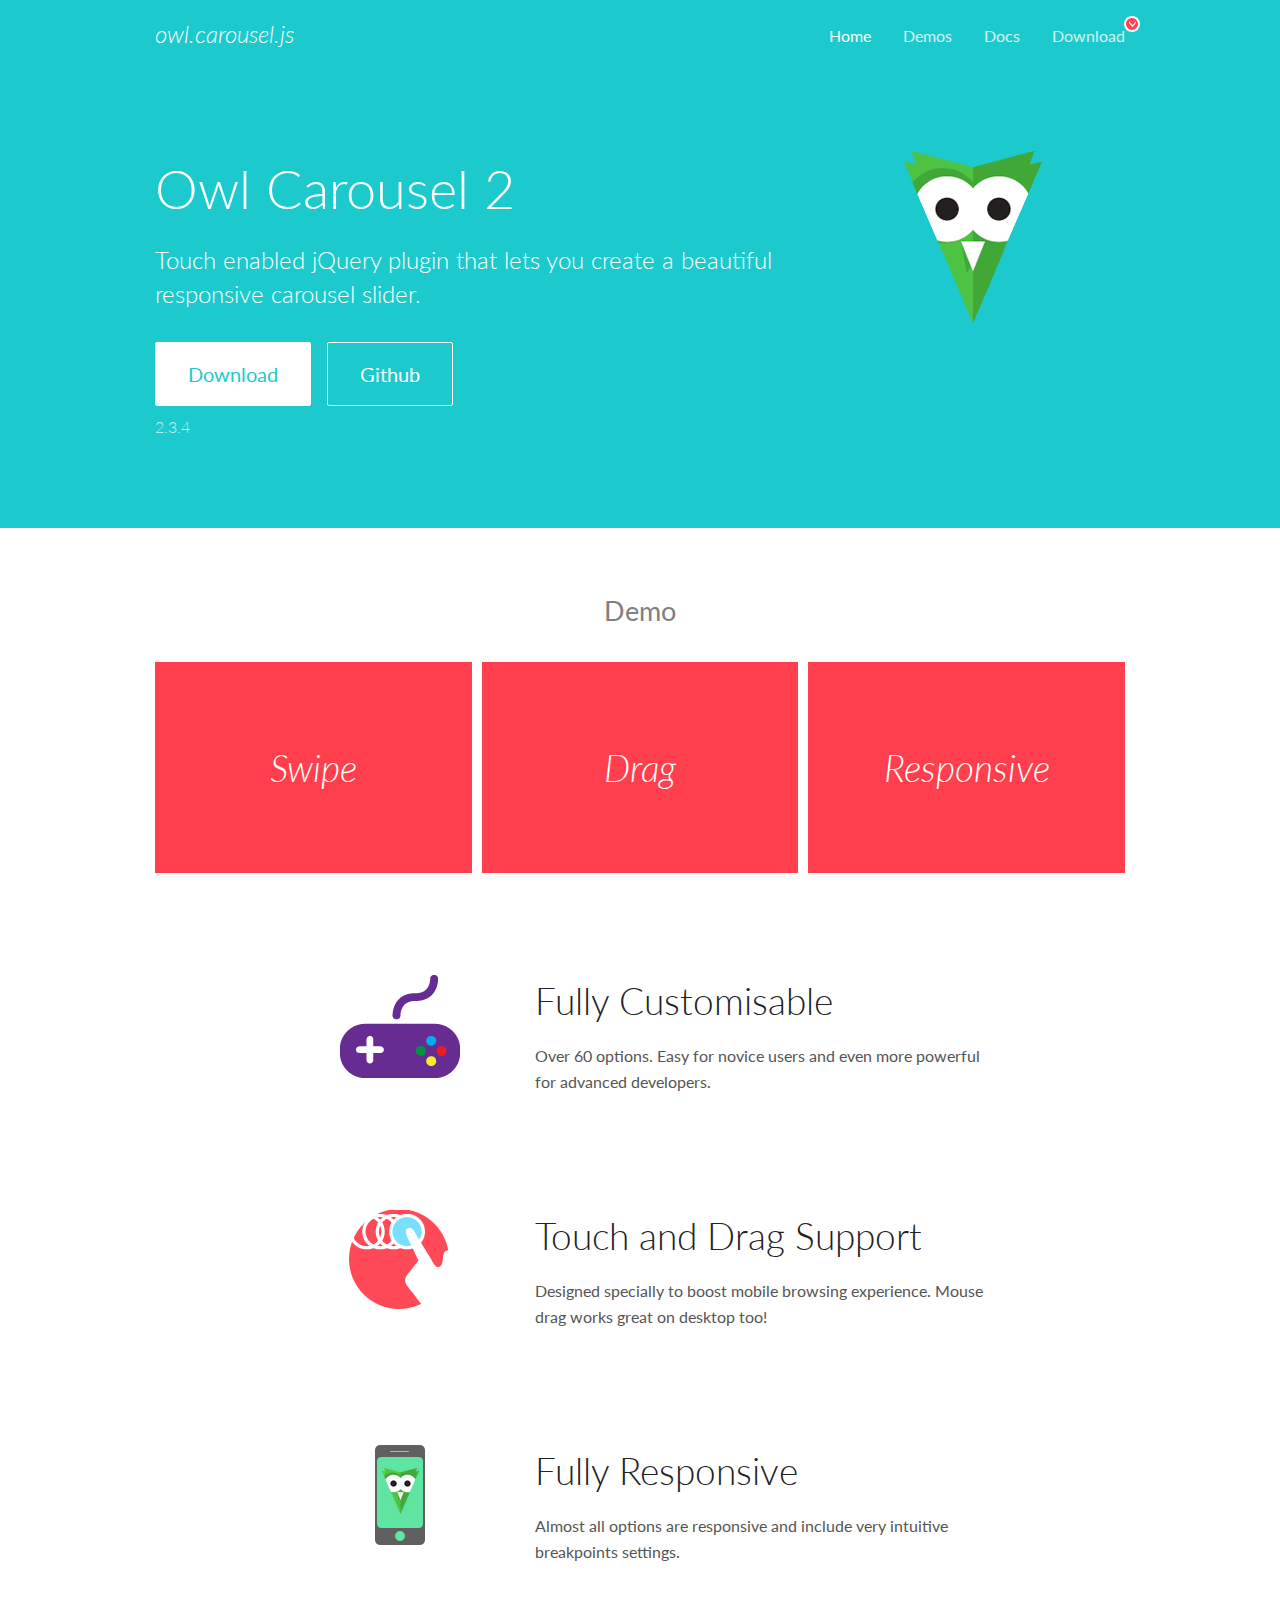
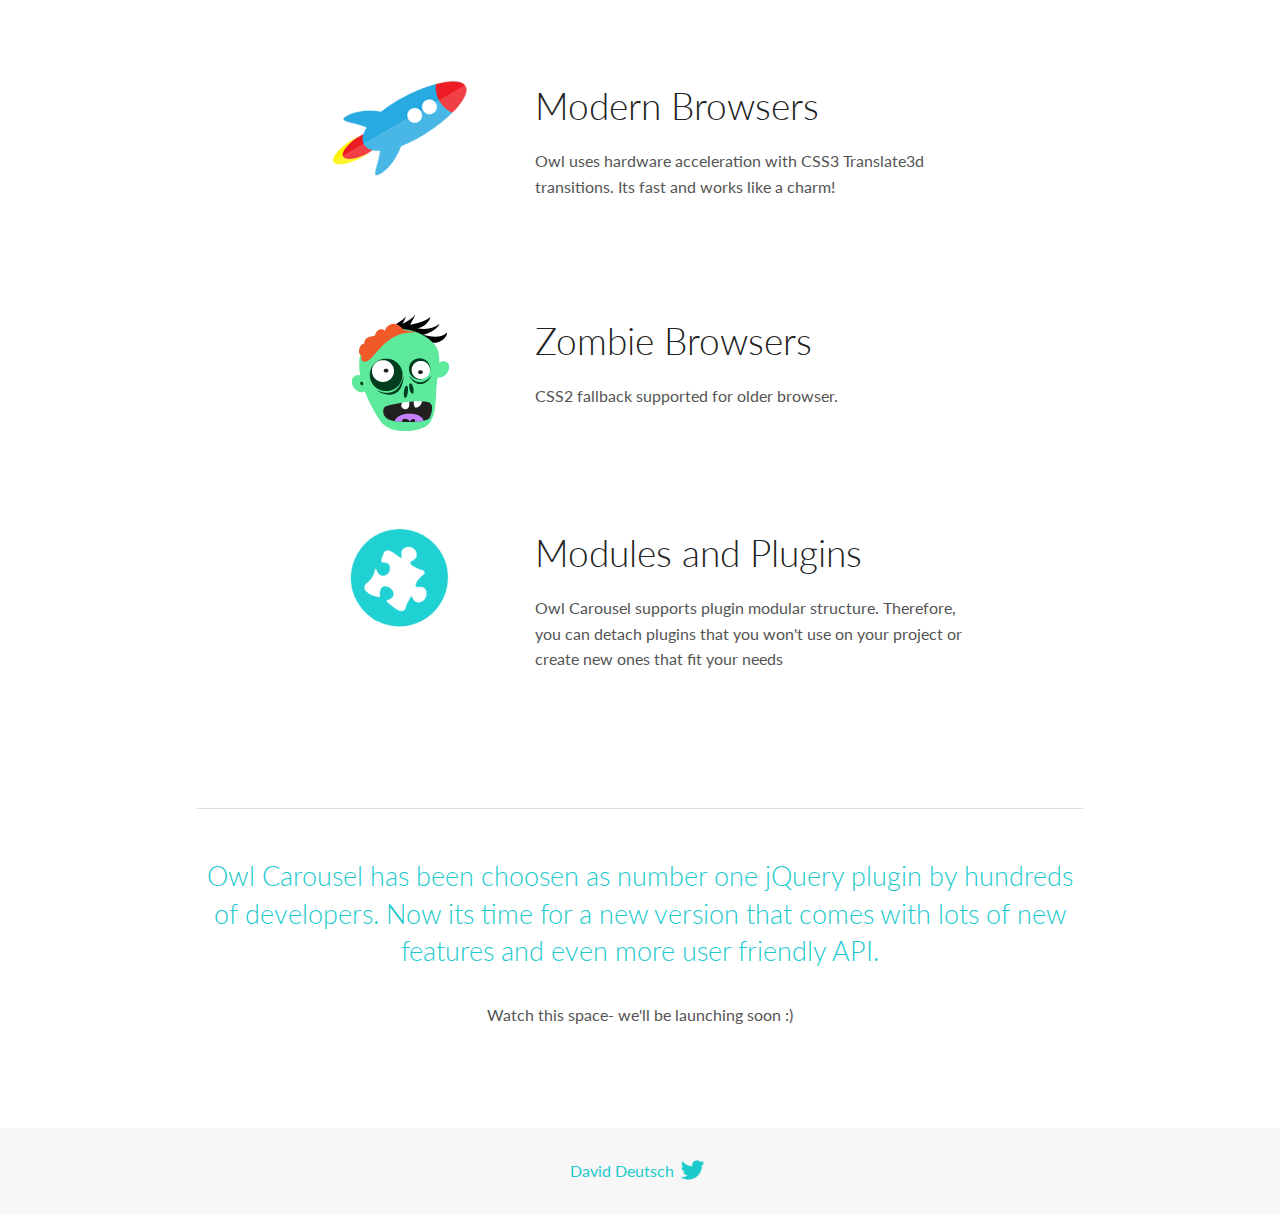
<file: css/OwlCarousel2-2.3.4/docs/index.html>
<!DOCTYPE html>
<html lang="en">
  <head>

    <!-- head -->
    <meta charset="utf-8">
    <meta name="msapplication-tap-highlight" content="no" />
    <meta name="viewport" content="width=device-width, initial-scale=1.0" />
    <meta name="description" content="Touch enabled jQuery plugin that lets you create beautiful responsive carousel slider.">
    <meta name="author" content="David Deutsch">
    <title>
      Home | Owl Carousel | 2.3.4
    </title>

    <!-- Stylesheets -->
    <link href='https://fonts.googleapis.com/css?family=Lato:300,400,700,400italic,300italic' rel='stylesheet' type='text/css'>
    <link rel="stylesheet" href="assets/css/docs.theme.min.css">

    <!-- Owl Stylesheets -->
    <link rel="stylesheet" href="assets/owlcarousel/assets/owl.carousel.min.css">
    <link rel="stylesheet" href="assets/owlcarousel/assets/owl.theme.default.min.css">

    <!-- HTML5 shim and Respond.js IE8 support of HTML5 elements and media queries -->

    <!--[if lt IE 9]>
      <script src="https://oss.maxcdn.com/libs/html5shiv/3.7.0/html5shiv.js"></script>
      <script src="https://oss.maxcdn.com/libs/respond.js/1.3.0/respond.min.js"></script>
    <![endif]-->

    <!-- Favicons -->
    <link rel="apple-touch-icon-precomposed" sizes="144x144" href="assets/ico/apple-touch-icon-144-precomposed.png">
    <link rel="shortcut icon" href="assets/ico/favicon.png">
    <link rel="shortcut icon" href="favicon.ico">

    <!-- Yeah i know js should not be in header. Its required for demos.-->

    <!-- javascript -->
    <script src="assets/vendors/jquery.min.js"></script>
    <script src="assets/owlcarousel/owl.carousel.js"></script>
  </head>
  <body>

    <!-- header -->
    <header class="header">
      <div class="row">
        <div class="large-12 columns">
          <div class="brand left">
            <h3>
              <a href="/OwlCarousel2/">owl.carousel.js</a> 
            </h3>
          </div>
          <a id="toggle-nav" class="right">
            <span></span> <span></span> <span></span> 
          </a> 
          <div class="nav-bar">
            <ul class="clearfix">
              <li class="active">
                <a href="/OwlCarousel2/index.html">Home</a> 
              </li>
              <li> <a href="/OwlCarousel2/demos/demos.html">Demos</a>  </li>
              <li> <a href="/OwlCarousel2/docs/started-welcome.html">Docs</a>  </li>
              <li>
                <a href="https://github.com/OwlCarousel2/OwlCarousel2/archive/2.3.4.zip">Download</a> 
                <span class="download"></span> 
              </li>
            </ul>
          </div>
        </div>
      </div>
    </header>

    <!-- home panel -->
    <section id="hero">
      <div class="row">
        <div class="large-8 medium-8 columns">
          <h1>Owl Carousel 2</h1>
          <h4>Touch enabled jQuery plugin that lets you create a beautiful responsive carousel slider.</h4>
          <a href="https://github.com/OwlCarousel2/OwlCarousel2/archive/2.3.4.zip" class="hero-button">Download</a> 
          <a href="https://github.com/OwlCarousel2/OwlCarousel2" class="hero-button outline">Github</a> 
          <p>2.3.4</p>
        </div>
        <div class="large-4 medium-4 columns">
          <img class="owl-logo" src="assets/img/owl-logo.png" alt="mr. Owl">
        </div>
      </div>
    </section>

    <!-- body -->
    <div class="home-demo">
      <div class="row">
        <div class="large-12 columns">
          <h3>Demo</h3>
          <div class="owl-carousel">
            <div class="item">
              <h2>Swipe</h2>
            </div>
            <div class="item">
              <h2>Drag</h2>
            </div>
            <div class="item">
              <h2>Responsive</h2>
            </div>
            <div class="item">
              <h2>CSS3</h2>
            </div>
            <div class="item">
              <h2>Fast</h2>
            </div>
            <div class="item">
              <h2>Easy</h2>
            </div>
            <div class="item">
              <h2>Free</h2>
            </div>
            <div class="item">
              <h2>Upgradable</h2>
            </div>
            <div class="item">
              <h2>Tons of options</h2>
            </div>
            <div class="item">
              <h2>Infinity</h2>
            </div>
            <div class="item">
              <h2>Auto Width</h2>
            </div>
          </div>
        </div>
      </div>
    </div>
    <script>
      var owl = $('.owl-carousel');
      owl.owlCarousel({
        margin: 10,
        loop: true,
        responsive: {
          0: {
            items: 1
          },
          600: {
            items: 2
          },
          1000: {
            items: 3
          }
        }
      })
    </script>

    <!-- features -->
    <div id="features">
      <div class="row">
        <div class="small-12 medium-9 small-centered columns">
          <section class="row feature">
            <div class="medium-4 small-12 columns">
              <img src="assets/img/feature-options.png" alt="">
            </div>
            <div class="medium-8 small-12 columns">
              <h2>Fully Customisable</h2>
              <p>Over 60 options. Easy for novice users and even more powerful for advanced developers.</p>
            </div>
          </section>
          <section class="row feature">
            <div class="medium-4 small-12 columns">
              <img src="assets/img/feature-drag.png" alt="">
            </div>
            <div class="medium-8 small-12 columns">
              <h2>Touch and Drag Support</h2>
              <p>Designed specially to boost mobile browsing experience. Mouse drag works great on desktop too!</p>
            </div>
          </section>
          <section class="row feature">
            <div class="medium-4 small-12 columns">
              <img src="assets/img/feature-responsive.png" alt="">
            </div>
            <div class="medium-8 small-12 columns">
              <h2>Fully Responsive</h2>
              <p>Almost all options are responsive and include very intuitive breakpoints settings.</p>
            </div>
          </section>
          <section class="row feature">
            <div class="medium-4 small-12 columns">
              <img src="assets/img/feature-modern.png" alt="">
            </div>
            <div class="medium-8 small-12 columns">
              <h2>Modern Browsers</h2>
              <p>Owl uses hardware acceleration with CSS3 Translate3d transitions. Its fast and works like a charm! </p>
            </div>
          </section>
          <section class="row feature">
            <div class="medium-4 small-12 columns">
              <img src="assets/img/feature-zombie.png" alt="">
            </div>
            <div class="medium-8 small-12 columns">
              <h2>Zombie Browsers</h2>
              <p>CSS2 fallback supported for older browser.</p>
            </div>
          </section>
          <section class="row feature">
            <div class="medium-4 small-12 columns">
              <img src="assets/img/feature-module.png" alt="">
            </div>
            <div class="medium-8 small-12 columns">
              <h2>Modules and Plugins</h2>
              <p>Owl Carousel supports plugin modular structure. Therefore, you can detach plugins that you won&#x27;t use on your project or create new ones that fit your needs</p>
            </div>
          </section>
        </div>
      </div>
    </div>

    <!-- footer -->
    <section id="teaser-text">
      <div class="row">
        <div class="small-12 medium-11 small-centered columns">
          <hr>
          <h3 id="owl-carousel-has-been-choosen-as-number-one-jquery-plugin-by-hundreds-of-developers-now-its-time-for-a-new-version-that-comes-with-lots-of-new-features-and-even-more-user-friendly-api-">Owl Carousel has been choosen as number one jQuery plugin by hundreds of developers. Now its time for a new version that comes with lots of new features and even more user friendly API.</h3>
          <p>Watch this space- we&#39;ll be launching soon :)</p>
        </div>
      </div>
    </section>

    <!-- footer -->
    <footer class="footer">
      <div class="row">
        <div class="large-12 columns">
          <h5>
            <a href="/OwlCarousel2/docs/support-contact.html">David Deutsch</a> 
            <a id="custom-tweet-button" href="https://twitter.com/share?url=https://github.com/OwlCarousel2/OwlCarousel2&text=Owl Carousel - This is so awesome! " target="_blank"></a> 
          </h5>
        </div>
      </div>
    </footer>

    <!-- vendors -->
    <script src="assets/vendors/highlight.js"></script>
    <script src="assets/js/app.js"></script>
  </body>
</html>
</file>
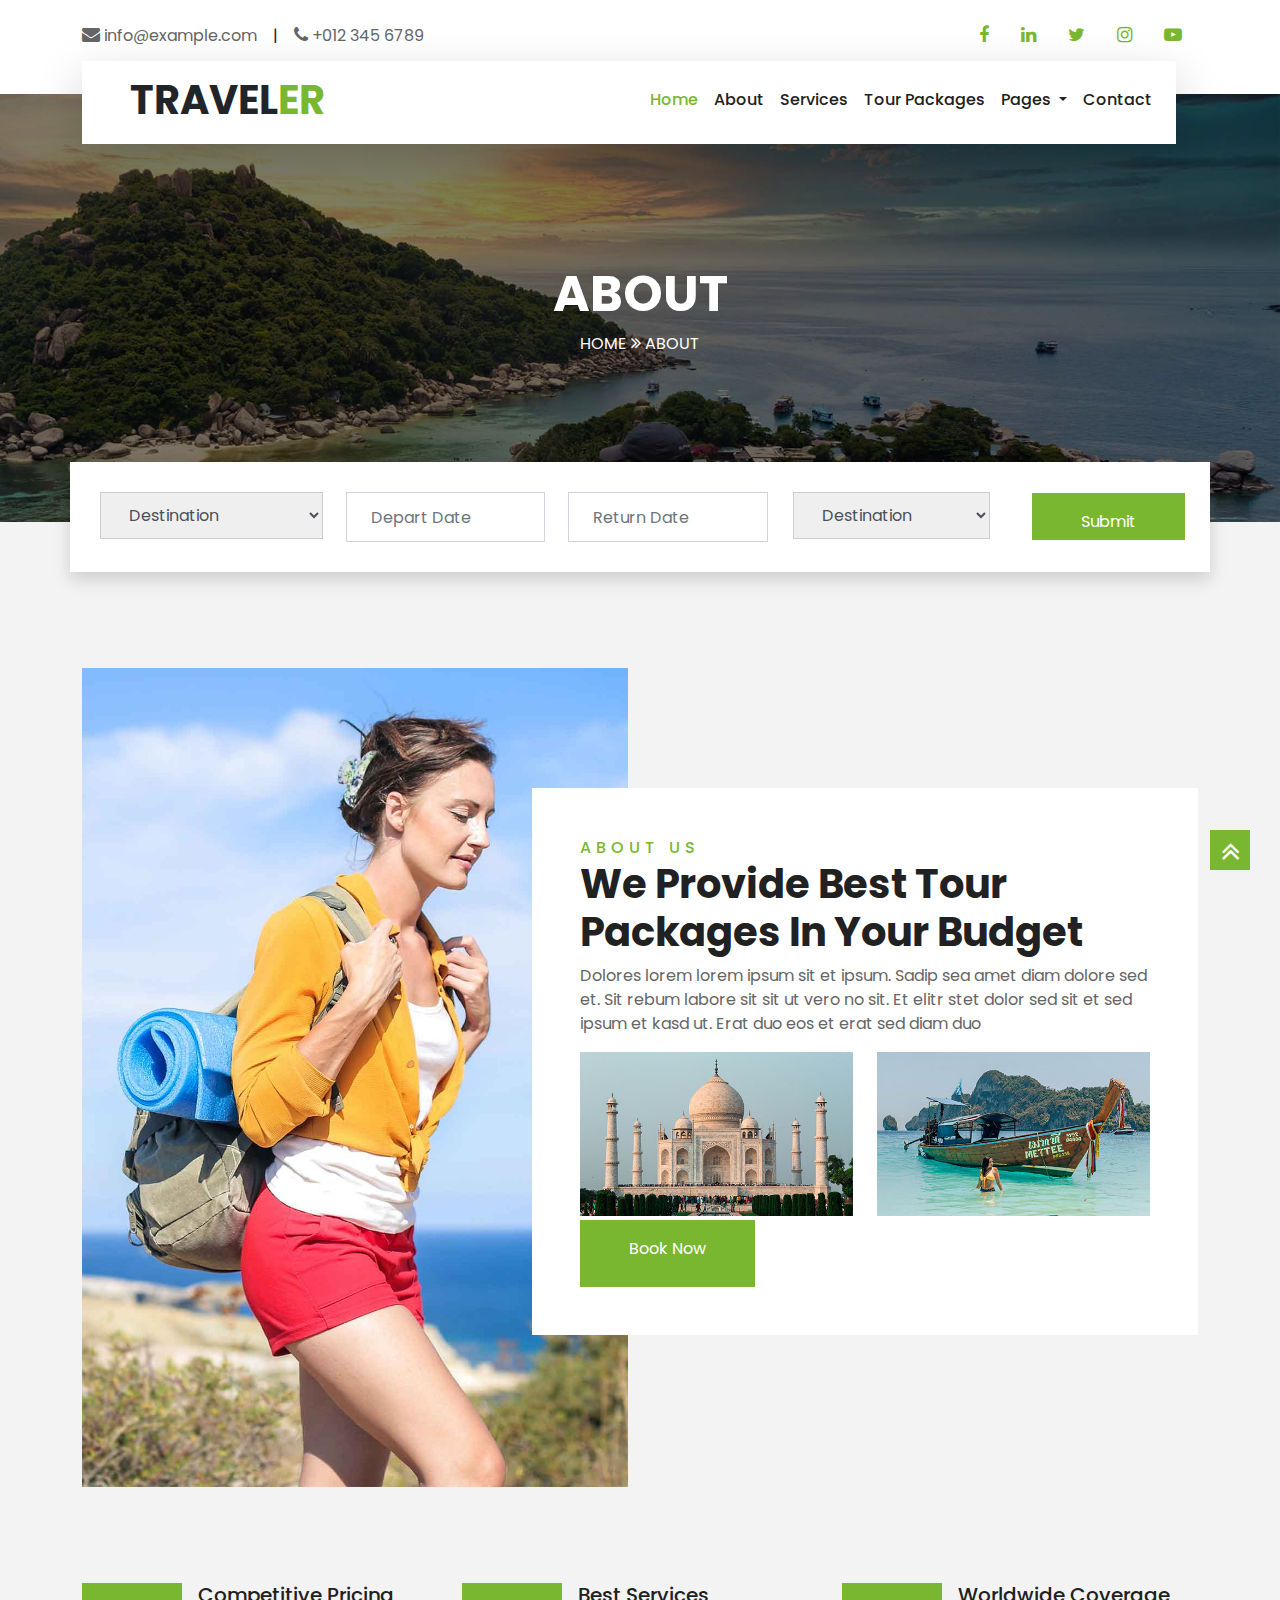
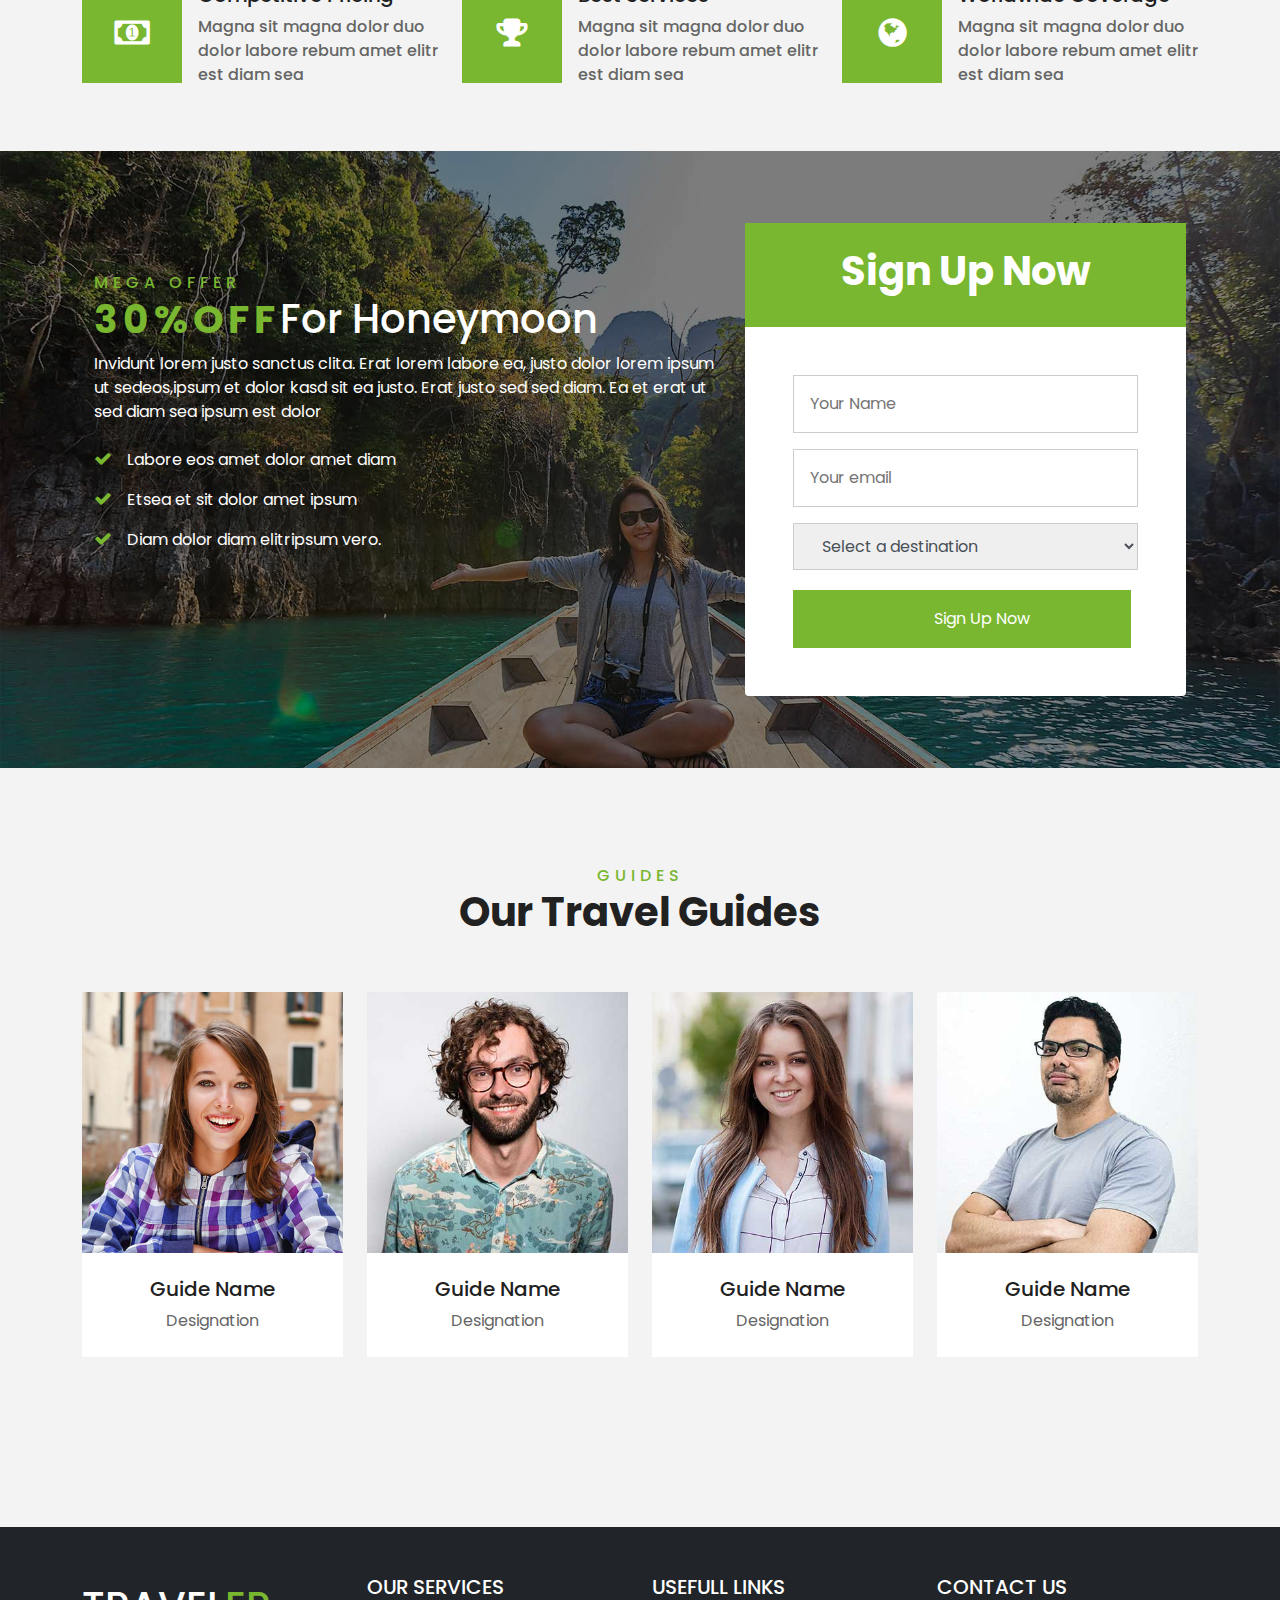
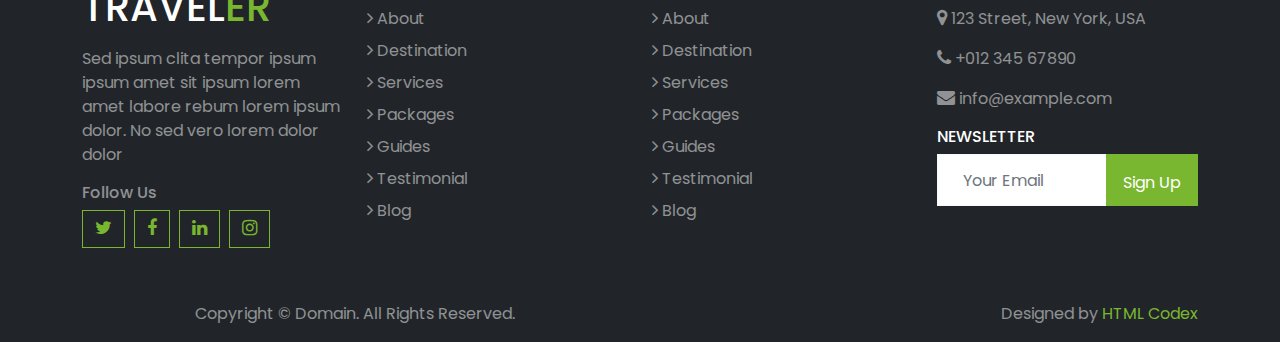
<file: About.html>
<!DOCTYPE html>
<html lang="en">

<head>
    <meta charset="UTF-8">
    <meta http-equiv="X-UA-Compatible" content="IE=edge">
    <meta name="viewport" content="width=device-width, initial-scale=1.0">
    <title>travel</title>
    <link href="https://fonts.googleapis.com/css2?family=Poppins:wght@400;500;600;700&display=swap" rel="stylesheet">
    <link rel="stylesheet" href="css/bootstrap.css">
    <link rel="stylesheet" href="css/font-awesome.css">
    <link rel="stylesheet" href="css/owl.carousel.css">
    <link rel="stylesheet" href="css/bootstrap-datepicker.css">
    <link rel="stylesheet" href="css/owl.theme.default.css">
    <link rel="stylesheet" href="css/style.css">
</head>

<body>
    <!-- Top Bar -->
    <div class="header">
        <div class="container-fluid">
            <div class="head">
                <div class="container">
                    <div class="row">
                        <div class="col-lg-6 text-left">
                            <div class="book-info">
                                <p><i class="fa fa-envelope" aria-hidden="true"></i> info@example.com</p>
                                <p class="text-body">|</p>
                                <p><i class="fa fa-phone" aria-hidden="true"></i> +012 345 6789</p>
                            </div>
                        </div>
                        <div class="col-lg-6 text-end">
                            <div class="social-icons">
                                <ul>
                                    <li><a href="#"><i class="fa fa-facebook"></i></a></li>
                                    <li><a href="#"><i class="fa fa-linkedin"></i></a></li>
                                    <li><a href="#"><i class="fa fa-twitter" aria-hidden="true"></i></a></li>
                                    <li><a href="#"><i class="fa fa-instagram" aria-hidden="true"></i></a></li>
                                    <li><a href="#"><i class="fa fa-youtube-play" aria-hidden="true"></i></a></li>
                                </ul>
                            </div>
                        </div>
                    </div>
                </div>
            </div>
        </div>
    </div>
    <!-- Top Bar: the end -->
    <div class="Menu">
        <div class="container">
            <div class="row">
                <div class="col-lg-12 nav-bar">
                    <nav class="navbar navbar-expand-lg bg-light p-0">
                        <div class="container-fluid">
                            <a class="navbar-brand" href="#">
                                <h1 class="m-0 text-primary"><span class="text-dark">TRAVEL</span>ER</h1>
                            </a>
                            <button class="navbar-toggler" type="button" data-bs-toggle="collapse"
                                data-bs-target="#navbarSupportedContent" aria-controls="navbarSupportedContent"
                                aria-expanded="false" aria-label="Toggle navigation">
                                <span class="navbar-toggler-icon"></span>
                            </button>
                            <div class="collapse navbar-collapse justify-content-end" id="navbarSupportedContent">
                                <ul class="navbar-nav ">
                                    <li class="nav-item">
                                        <a class="nav-link active" aria-current="page" href="index.html">Home</a>
                                    </li>
                                    <li class="nav-item">
                                        <a class="nav-link" href="About.html">About</a>
                                    </li>
                                    <li class="nav-item">
                                        <a class="nav-link" href="Service.html">Services</a>
                                    </li>
                                    <li class="nav-item">
                                        <a class="nav-link" href="Packages.html">Tour Packages</a>
                                    </li>
                                    <li class="nav-item dropdown">
                                        <a class="nav-link dropdown-toggle" href="#" role="button"
                                            data-bs-toggle="dropdown" aria-expanded="false">
                                            Pages
                                        </a>
                                        <ul class="dropdown-menu">
                                            <a href="blog.html" class="dropdown-item">Blog Grid</a>
                                            <a href="single.html" class="dropdown-item">Blog Detail</a>
                                            <a href="destination.html" class="dropdown-item">Destination</a>
                                            <a href="guide.html" class="dropdown-item">Travel Guides</a>
                                            <a href="testimonial.html" class="dropdown-item">Testimonial</a>
                                        </ul>
                                    </li>
                                    <li class="nav-item">
                                        <a class="nav-link" href="Contact.html">Contact</a>
                                    </li>
                                </ul>
                            </div>
                        </div>
                    </nav>
                </div>
            </div>
        </div>
    </div>
    <!--Menu: the end  -->
    <section class="slider">
        <div class="single-slider">
            <div class="container-fluid">
                <div class="Banner d-flex flex-column align-items-center justify-content-center">
                    <div class="row">
                        <div class="col-sm-12">
                            <div class="Banner-content text-center">
                                <h1 class="text-white text-uppercase">About</h1>
                                <p class="text-center">
                                    <a href="index.html" class="text-white text-uppercase">Home</a>
                                    <i class="fa fa-angle-double-right text-white" aria-hidden="true"></i>
                                    <span class="text-white text-uppercase">About</span>
                                </p>
                            </div>
                        </div>
                    </div>
                </div>
            </div>
        </div>
    </section>
    <!-- slider section : the end -->
    <!-- Booking Start -->
    <div class="Booking">
        <div class="container bg-white shadow">
            <div class="row align-items-center" style="min-height: 60px;">
                <div class="col-md-10 d-flex " style="padding:30px;">
                    <div class="col-md-3">
                        <div class="form-group bg-light">
                            <div class="mb-3 mb-md-0">
                                <select class="custom-select px-4" style="height: 47px;">
                                    <option selected>Destination</option>
                                    <option value="1">Destination 1</option>
                                    <option value="2">Destination 1</option>
                                    <option value="3">Destination 1</option>
                                </select>
                            </div>
                        </div>
                    </div>

                    <div class='col-md-3'>
                        <div class='input-group date' id='startDate'>
                            <span class="input-group-addon input-group-text"><span class="startDate"></span>
                            </span>
                            <div class="date" id="date1" data-target-input="nearest">
                                <input type="text" class="form-control p-4 datetimepicker-input"
                                    placeholder="Depart Date" data-target="#date1" data-toggle="datetimepicker" />
                            </div>
                        </div>
                    </div>

                    <div class='col-md-3'>
                        <div class='input-group date' id='startEnd'>
                            <span class="input-group-addon input-group-text"><span class="startEnd"></span>
                            </span>
                            <div class="date" id="date1" data-target-input="nearest">
                                <input type="text" class="form-control p-4 datetimepicker-input"
                                    placeholder="Return Date" data-target="#date1" data-toggle="datetimepicker" />
                            </div>
                        </div>

                    </div>
                    <div class="col-md-3">
                        <div class="destend mb-md-0 ml-3">
                            <select class="custom-select px-4" style="height: 47px;">
                                <option selected>Destination</option>
                                <option value="1">Destination 1</option>
                                <option value="2">Destination 1</option>
                                <option value="3">Destination 1</option>
                            </select>
                        </div>
                    </div>
                </div>
                <div class="col-md-2">
                    <button class="btn btn-primary btn-block" type="submit" style="height: 47px; margin-top: -2px;">Submit</button>
                </div>
            </div>
        </div>
    </div>
    <!-- Booking the end -->
    <!-- About Start -->
    <div class="About">
        <div class="container">
            <div class="row">
                <div class="col-lg-6" style="min-height: 500px;">
                    <div class="about-img">
                        <img src="image/about.jpg" alt="">
                    </div>
                </div>
                <div class="col-lg-6">
                    <div class="about-us">
                        <span>About Us</span>
                        <h2>We Provide Best Tour Packages In Your Budget</h2>
                        <p>Dolores lorem lorem ipsum sit et ipsum. Sadip sea amet diam dolore sed et. Sit rebum
                            labore sit sit ut vero no sit. Et elitr stet dolor sed sit et sed ipsum et kasd ut. Erat
                            duo eos et erat sed diam duo</p>

                        <div class="row">
                            <div class="col-6">
                                <img class="img-fluid" src="image/about-1.jpg" alt="">
                            </div>
                            <div class="col-6">
                                <img class="img-fluid" src="image/about-2.jpg" alt="">
                            </div>
                        </div>
                        <a href="" class="btn btn-primary">Book Now</a>
                    </div>
                </div>
            </div>
        </div>
    </div>
    <!-- About : the end -->
    <!-- Feature start -->
    <div class="Feature">
        <div class="container">
            <div class="row">
                <div class="col-md-4">
                    <div class="Feature-txt ">
                        <div
                            class="Feature-icons d-flex flex-shrink-0 align-items-center justify-content-center bg-primary mr-3">
                            <i class="fa fa-money text-white"></i>
                        </div>
                        <div class="Feature-info">
                            <h5>Competitive Pricing</h5>
                            <p>Magna sit magna dolor duo dolor labore rebum amet elitr est diam sea</p>
                        </div>
                    </div>
                </div>
                <div class="col-md-4">
                    <div class="Feature-txt">
                        <div
                            class="Feature-icons d-flex flex-shrink-0 align-items-center justify-content-center bg-primary mr-3">
                            <i class="fa fa-trophy text-white"></i>
                        </div>
                        <div class="Feature-info">
                            <h5>Best Services</h5>
                            <p>Magna sit magna dolor duo dolor labore rebum amet elitr est diam sea</p>
                        </div>
                    </div>
                </div>

                <div class="col-md-4">
                    <div class="Feature-txt">
                        <div
                            class="Feature-icons d-flex flex-shrink-0 align-items-center justify-content-center bg-primary mr-3">
                            <i class="fa fa-globe text-white"></i>
                        </div>
                        <div class="Feature-info">
                            <h5>Worldwide Coverage</h5>
                            <p>Magna sit magna dolor duo dolor labore rebum amet elitr est diam sea</p>
                        </div>
                    </div>
                </div>
            </div>
        </div>
    </div>

    <!--Feature : the end  -->
    <!-- contact:start -->
    <div class="contact">
        <div class="container p-4">
            <div class="row align-item-center">
                <div class="col-lg-7 mb-5 mb-lg-0">
                    <div class="heading">
                        <span>MEGA OFFER</span>
                        <h1 class="text-white"><span>30%OFF</span>For Honeymoon</h1>
                        <p class="text-white">Invidunt lorem justo sanctus clita. Erat lorem labore ea, justo dolor
                            lorem ipsum ut sedeos,ipsum et dolor kasd sit ea justo. Erat justo sed sed diam. Ea et erat
                            ut sed diam sea ipsum est dolor</p>
                        <ul class="text-white">
                            <li><a herf="#" class="text-primary"><i class="fa fa-check"></i></a>Labore eos amet dolor
                                amet diam</li>
                            <li><a herf="#" class="text-primary"><i class="fa fa-check"></i></a>Etsea et sit dolor amet
                                ipsum</li>
                            <li><a herf="#" class="text-primary"><i class="fa fa-check"></i></a>Diam dolor diam
                                elitripsum vero.</li>
                        </ul>
                    </div>
                </div>
                <div class="col-lg-5">
                    <div class="contact-form">
                        <div class="contact-head bg-primary p-4 text-center">
                            <h1 class="text-white">Sign Up Now</h1>
                        </div>
                        <div class="card-body rounded-bottom bg-white p-5">
                            <form>
                                <div class="form-group">
                                    <input type="text" class="custom-select p-3 mb-3" placeholder="Your Name"
                                        required="required">
                                </div>
                                <div class="form-group">
                                    <input type="text" class="custom-select p-3 mb-3" placeholder="Your email"
                                        required="required">
                                </div>
                                <div class="form-group">
                                    <select class="custom-select px-4 mb-3" style="height: 47px;">
                                        <option selected>Select a destination</option>
                                        <option value="1">destination 1</option>
                                        <option value="2">destination 1</option>
                                        <option value="3">destination 1</option>
                                    </select>
                                </div>
                                <button type="submit" class="btn btn-primary-1">Sign Up Now</button>
                            </form>
                        </div>
                    </div>
                </div>
            </div>
        </div>
    </div>
    <!-- contact : the end -->
    <!-- Team : start -->
    <div class="team">
        <div class="container">
            <div class="row">
                <div class="col-lg-12 text-center">
                    <div class="heading text-center">
                        <span>GUIDES</span>
                        <h2>Our Travel Guides</h2>
                    </div>
                </div>
            </div>
            <div class="row">
                <div class="col-lg-3 col-md-4 col-sm-6 pb-2">
                    <div class="team-item bg-white mb-4">
                        <div class="team-img position-relative overflow-hidden">
                            <img class="img-fluid w-100" src="image/team-1.jpg" alt="">
                            <div class="team-social">
                                <a class="btn btn-outline-primary btn-square" href=""><i class="fa fa-twitter"></i></a>
                                <a class="btn btn-outline-primary btn-square" href=""><i
                                        class="fa fa-facebook-f"></i></a>
                                <a class="btn btn-outline-primary btn-square" href=""><i
                                        class="fa fa-instagram"></i></a>
                                <a class="btn btn-outline-primary btn-square" href=""><i class="fa fa-linkedin"></i></a>
                            </div>
                        </div>
                        <div class="text-center py-4">
                            <h5 class="text-truncate">Guide Name</h5>
                            <p class="m-0 text-center">Designation</p>
                        </div>
                    </div>
                </div>
                <div class="col-lg-3 col-md-4 col-sm-6 pb-2">
                    <div class="team-item bg-white mb-4">
                        <div class="team-img position-relative overflow-hidden">
                            <img class="img-fluid w-100" src="image/team-2.jpg" alt="">
                            <div class="team-social">
                                <a class="btn btn-outline-primary btn-square" href=""><i class="fa fa-twitter"></i></a>
                                <a class="btn btn-outline-primary btn-square" href=""><i
                                        class="fa fa-facebook-f"></i></a>
                                <a class="btn btn-outline-primary btn-square" href=""><i
                                        class="fa fa-instagram"></i></a>
                                <a class="btn btn-outline-primary btn-square" href=""><i class="fa fa-linkedin"></i></a>
                            </div>
                        </div>
                        <div class="text-center py-4">
                            <h5 class="text-truncate">Guide Name</h5>
                            <p class="m-0 text-center">Designation</p>
                        </div>
                    </div>
                </div>
                <div class="col-lg-3 col-md-4 col-sm-6 pb-2">
                    <div class="team-item bg-white mb-4">
                        <div class="team-img position-relative overflow-hidden">
                            <img class="img-fluid w-100" src="image/team-3.jpg" alt="">
                            <div class="team-social">
                                <a class="btn btn-outline-primary btn-square" href=""><i class="fa fa-twitter"></i></a>
                                <a class="btn btn-outline-primary btn-square" href=""><i
                                        class="fa fa-facebook-f"></i></a>
                                <a class="btn btn-outline-primary btn-square" href=""><i
                                        class="fa fa-instagram"></i></a>
                                <a class="btn btn-outline-primary btn-square" href=""><i class="fa fa-linkedin"></i></a>
                            </div>
                        </div>
                        <div class="text-center py-4">
                            <h5 class="text-truncate">Guide Name</h5>
                            <p class="m-0 text-center">Designation</p>
                        </div>
                    </div>
                </div>
                <div class="col-lg-3 col-md-4 col-sm-6 pb-2">
                    <div class="team-item bg-white mb-4">
                        <div class="team-img position-relative overflow-hidden">
                            <img class="img-fluid w-100" src="image/team-4.jpg" alt="">
                            <div class="team-social">
                                <a class="btn btn-outline-primary btn-square" href=""><i class="fa fa-twitter"></i></a>
                                <a class="btn btn-outline-primary btn-square" href=""><i
                                        class="fa fa-facebook-f"></i></a>
                                <a class="btn btn-outline-primary btn-square" href=""><i
                                        class="fa fa-instagram"></i></a>
                                <a class="btn btn-outline-primary btn-square" href=""><i class="fa fa-linkedin"></i></a>
                            </div>
                        </div>
                        <div class="text-center py-4">
                            <h5 class="text-truncate">Guide Name</h5>
                            <p class="m-0 text-center">Designation</p>
                        </div>
                    </div>
                </div>
            </div>
        </div>
    </div>
    <!-- Team : the end -->
    <!-- Footer :start -->
    <div class="footer bg-dark text-white-50 py-5 px-sm-3 px-lg-5" style="margin-top:90px;">
        <div class="container">
            <div class="row">
                <div class="col-lg-3 col-md-6">
                    <a href="" class="navbar">
                        <h1 class="text-white">TRAVEL<span class="text-primary">ER</span></h1>
                    </a>
                    <p class="text-white-50">Sed ipsum clita tempor ipsum ipsum amet sit ipsum lorem amet labore
                        rebum
                        lorem ipsum dolor.
                        No
                        sed vero lorem dolor dolor</p>
                    <h6 class="text-white-50">Follow Us</h6>
                    <div class=" icons">
                        <a href="#" class="btn btn-outline-primary btn-square mr-2"><i class="fa fa-twitter"></i></a>
                        <a href="#" class="btn btn-outline-primary btn-square mr-2"><i class="fa fa-facebook-f"></i></a>
                        <a href="#" class="btn btn-outline-primary btn-square mr-2"><i class="fa fa-linkedin"></i></a>
                        <a href="#" class="btn btn-outline-primary btn-square mr-2"><i class="fa fa-instagram"></i></a>
                    </div>
                </div>
                <div class="col-lg-3 col-md-6">
                    <h5 class="text-white text-uppercase">Our Services</h5>
                    <div class=" Usefull-link d-flex flex-column justify-content-start">
                        <a href="" class="text-white-50"> <i class="fa fa-angle-right text-white-50"></i>
                            About</a>
                        <a href="" class="text-white-50"> <i class="fa fa-angle-right text-white-50"></i>
                            Destination</a>
                        <a href="" class="text-white-50"> <i class="fa fa-angle-right text-white-50"></i>
                            Services</a>
                        <a href="" class="text-white-50"> <i class="fa fa-angle-right text-white-50"></i>
                            Packages</a>
                        <a href="" class="text-white-50"> <i class="fa fa-angle-right text-white-50"></i>
                            Guides</a>
                        <a href="" class="text-white-50"> <i class="fa fa-angle-right text-white-50"></i>
                            Testimonial</a>
                        <a href="" class="text-white-50"> <i class="fa fa-angle-right text-white-50"></i>
                            Blog</a>
                    </div>
                </div>
                <div class="col-lg-3 col-md-6">
                    <h5 class="text-white">USEFULL LINKS</h5>
                    <div class="Usefull-link d-flex flex-column justify-content-start">
                        <a href="" class="text-white-50"> <i class="fa fa-angle-right text-white-50"></i>
                            About</a>
                        <a href="" class="text-white-50"> <i class="fa fa-angle-right text-white-50"></i>
                            Destination</a>
                        <a href="" class="text-white-50"> <i class="fa fa-angle-right text-white-50"></i>
                            Services</a>
                        <a href="" class="text-white-50"> <i class="fa fa-angle-right text-white-50"></i>
                            Packages</a>
                        <a href="" class="text-white-50"> <i class="fa fa-angle-right text-white-50"></i>
                            Guides</a>
                        <a href="" class="text-white-50"> <i class="fa fa-angle-right text-white-50"></i>
                            Testimonial</a>
                        <a href="" class="text-white-50"> <i class="fa fa-angle-right text-white-50"></i>
                            Blog</a>
                    </div>
                </div>
                <div class="col-lg-3 col-md-6 mb-5">
                    <h5 class="text-white text-uppercase">Contact Us</h5>
                    <p class="text-white-50"><i class="fa fa-map-marker text-white-50"></i> 123 Street, New
                        York, USA
                    </p>
                    <p class="text-white-50"><i class="fa fa-phone text-white-50"></i> +012 345 67890</p>
                    <p class="text-white-50"><i class="fa fa-envelope text-white-50"></i> info@example.com</p>
                    <h6 class="text-white text-uppercase">Newsletter</h6>
                    <div class="w-100">
                        <div class="input-group">
                            <input type="text" class="form-control border-light bg-white" style="padding: 25px;"
                                placeholder="Your Email">
                            <div class="input-group-append">
                                <button class="btn btn-primary px-3">Sign Up</button>
                            </div>
                        </div>
                    </div>
                </div>
            </div>
        </div>
    </div>
    <!-- Footer : the end -->
    <!-- copyright start -->
    <div class="copyright bg-dark">
        <div class="container">
            <div class="row">
                <div class="col-lg-6 text-center text-md-left mb-3 mb-md-0">
                    <p class="text-white-50">Copyright &copy; <a href="#" class="text-white-50">Domain</a>. All
                        Rights
                        Reserved.</a>
                    </p>
                </div>
                <div class="col-lg-6">
                    <p class="link text-white-50">Designed by <a href="https://htmlcodex.com" class="text-primary">HTML
                            Codex</a>
                    </p>
                </div>
            </div>
        </div>
        <div id="scroll-Top">
            <i class="fa fa-angle-double-up return-to-top" id="scroll-top" data-toggle="tooltip" data-placement="top"
                title="" data-original-title="Back to Top" aria-hidden="true"></i>
        </div>
    </div>
    <!-- copyright the end -->
    <!-- javascript library -->
    <script src="js/jquery.js"></script>
    <script src="js/bootstrap.js"></script>
    <script src="js/bootstrap-datepicker.js"></script>
    <script src="js/owl.carousel.js"></script>
    <script src="js/main.js"></script>
</body>
</file>
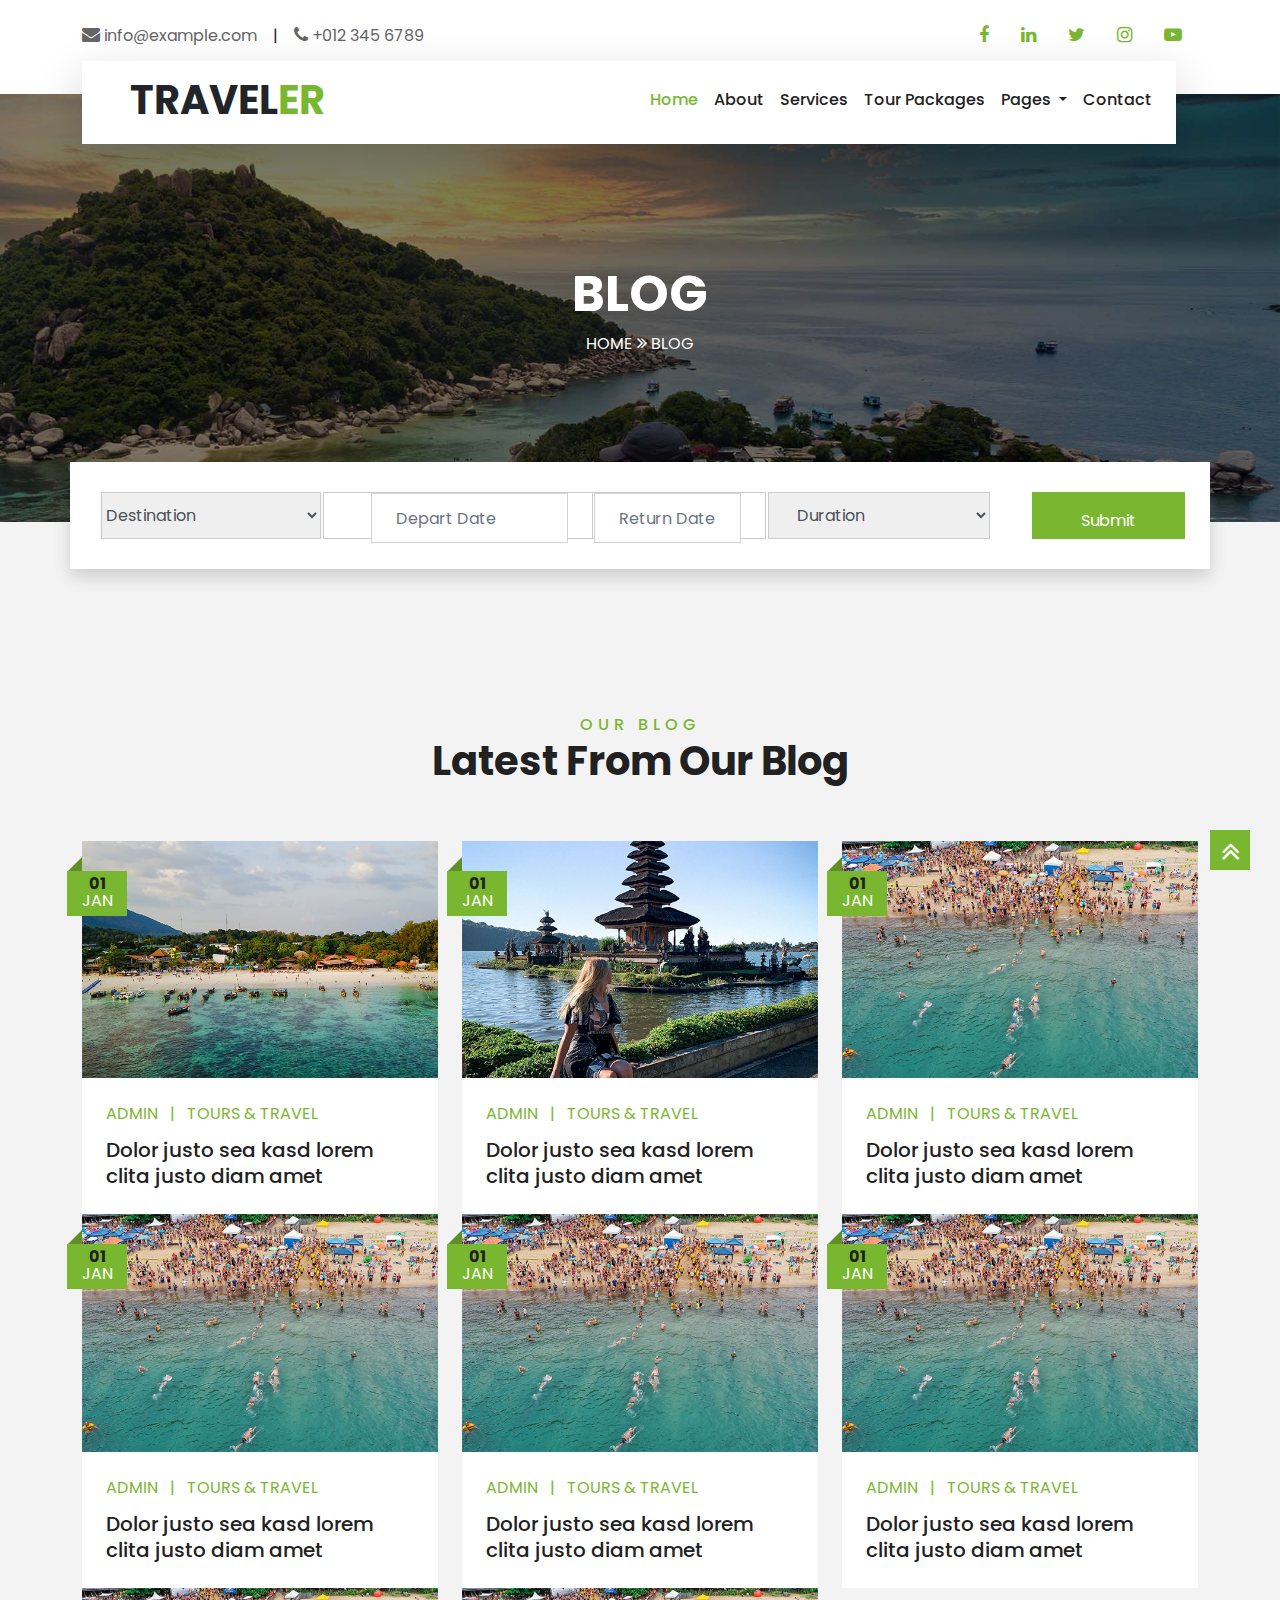
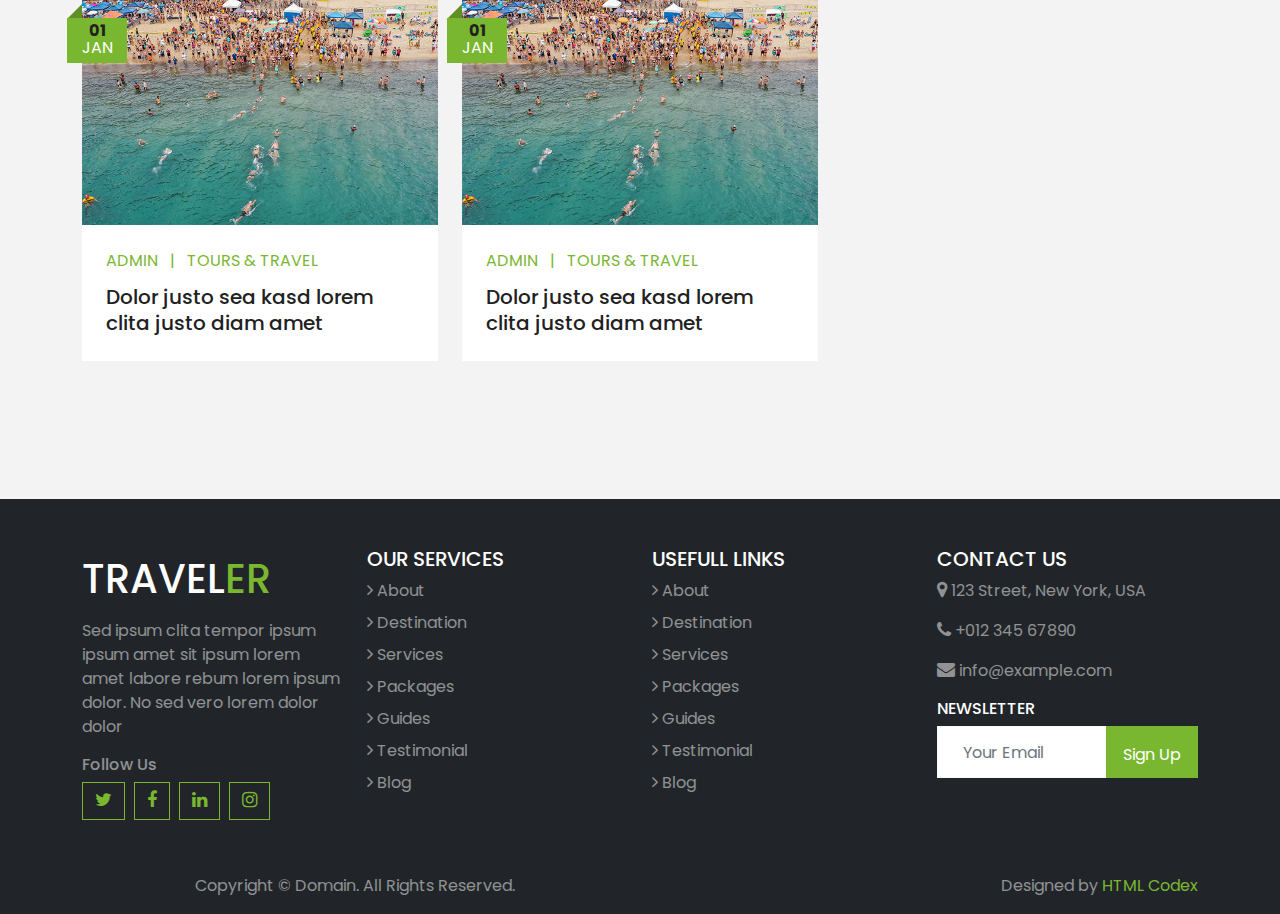
<file: blog grid.html>
<!DOCTYPE html>
<html lang="en">

<head>
    <meta charset="UTF-8">
    <meta http-equiv="X-UA-Compatible" content="IE=edge">
    <meta name="viewport" content="width=device-width, initial-scale=1.0">
    <title>travel</title>
    <link href="https://fonts.googleapis.com/css2?family=Poppins:wght@400;500;600;700&display=swap" rel="stylesheet">
    <link rel="stylesheet" href="css/bootstrap.css">
    <link rel="stylesheet" href="css/font-awesome.css">
    <link rel="stylesheet" href="css/owl.carousel.css">
    <link rel="stylesheet" href="css/bootstrap-datepicker.css">
    <link rel="stylesheet" href="css/owl.theme.default.css">
    <link rel="stylesheet" href="css/style.css">
</head>

<body>
    <!-- Top Bar -->
    <div class="header">
        <div class="container-fluid">
            <div class="head">
                <div class="container">
                    <div class="row">
                        <div class="col-lg-6 text-left">
                            <div class="book-info">
                                <p><i class="fa fa-envelope" aria-hidden="true"></i> info@example.com</p>
                                <p class="text-body">|</p>
                                <p><i class="fa fa-phone" aria-hidden="true"></i> +012 345 6789</p>
                            </div>
                        </div>
                        <div class="col-lg-6 text-end">
                            <div class="social-icons">
                                <ul>
                                    <li><a href="#"><i class="fa fa-facebook"></i></a></li>
                                    <li><a href="#"><i class="fa fa-linkedin"></i></a></li>
                                    <li><a href="#"><i class="fa fa-twitter" aria-hidden="true"></i></a></li>
                                    <li><a href="#"><i class="fa fa-instagram" aria-hidden="true"></i></a></li>
                                    <li><a href="#"><i class="fa fa-youtube-play" aria-hidden="true"></i></a></li>
                                </ul>
                            </div>
                        </div>
                    </div>
                </div>
            </div>
        </div>
    </div>
    <!-- Top Bar: the end -->
    <div class="Menu">
        <div class="container">
            <div class="row">
                <div class="col-lg-12 nav-bar">
                    <nav class="navbar navbar-expand-lg bg-light p-0">
                        <div class="container-fluid">
                            <a class="navbar-brand" href="#">
                                <h1 class="m-0 text-primary"><span class="text-dark">TRAVEL</span>ER</h1>
                            </a>
                            <button class="navbar-toggler" type="button" data-bs-toggle="collapse"
                                data-bs-target="#navbarSupportedContent" aria-controls="navbarSupportedContent"
                                aria-expanded="false" aria-label="Toggle navigation">
                                <span class="navbar-toggler-icon"></span>
                            </button>
                            <div class="collapse navbar-collapse justify-content-end" id="navbarSupportedContent">
                                <ul class="navbar-nav ">
                                    <li class="nav-item">
                                        <a class="nav-link active" aria-current="page" href="index.html">Home</a>
                                    </li>
                                    <li class="nav-item">
                                        <a class="nav-link" href="About.html">About</a>
                                    </li>
                                    <li class="nav-item">
                                        <a class="nav-link" href="#">Services</a>
                                    </li>
                                    <li class="nav-item">
                                        <a class="nav-link" href="#">Tour Packages</a>
                                    </li>
                                    <li class="nav-item dropdown">
                                        <a class="nav-link dropdown-toggle" href="#" role="button"
                                            data-bs-toggle="dropdown" aria-expanded="false">
                                            Pages
                                        </a>
                                        <ul class="dropdown-menu">
                                            <a href="blog.html" class="dropdown-item">Blog Grid</a>
                                            <a href="single.html" class="dropdown-item">Blog Detail</a>
                                            <a href="destination.html" class="dropdown-item">Destination</a>
                                            <a href="guide.html" class="dropdown-item">Travel Guides</a>
                                            <a href="testimonial.html" class="dropdown-item">Testimonial</a>
                                        </ul>
                                    </li>
                                    <li class="nav-item">
                                        <a class="nav-link" href="Contact.html">Contact</a>
                                    </li>
                                </ul>
                            </div>
                        </div>
                    </nav>
                </div>
            </div>
        </div>
    </div>
    <!--Menu: the end  -->
    <section class="slider">
        <div class="single-slider">
            <div class="container-fluid">
                <div class="Banner d-flex flex-column align-items-center justify-content-center">
                    <div class="row">
                        <div class="col-sm-12">
                            <div class="Banner-content text-center">
                                <h1 class="text-white text-uppercase">Blog</h1>
                                <p class="text-center">
                                    <a href="index.html" class="text-white text-uppercase">Home</a>
                                    <i class="fa fa-angle-double-right text-white" aria-hidden="true"></i>
                                    <span class="text-white text-uppercase">Blog</span>
                                </p>
                            </div>
                        </div>
                    </div>
                </div>
            </div>
        </div>
    </section>
    <!-- slider section : the end -->
    <!-- Booking Start -->
    <div class="Booking">
        <div class="container bg-white shadow">
            <div class="row">
                <div class="col-md-10 d-flex text-center" style="padding:30px;">
                    <div class="col-md-3">
                        <div class="form-group bg-light">
                            <select class="custom-select" style=" width:220px; height: 47px;">
                                <option selected>Destination</option>
                                <option value="1">Destination 1</option>
                                <option value="2">Destination 1</option>
                                <option value="3">Destination 1</option>
                            </select>
                        </div>
                    </div>

                    <div class='col-md-3'>
                        <div class="form-group custom-select px-4" style=" width: 270px; height: 47px;">
                            <div class='input-group date' id='startDate'>
                                <span class="input-group-addon input-group-text"><span class="startDate"></span>
                                </span>
                                <input type='text' class="form-control p-4 datetimepicker-input" name="startDate"
                                    placeholder="Depart Date">
                            </div>
                        </div>

                    </div>

                    <div class='col-md-3'>
                        <div class="form-group custom-select px-4" style=" width: 220px; height: 47px;">
                            <div class='input-group date' id='startEnd'>

                                <span class="input-group-addon input-group-text"><span class="startEnd"></span>
                                </span>
                                <input type='text' class="form-control p-4 datetimepicker-input" name="startEnd"
                                    placeholder="Return Date" />
                            </div>
                        </div>
                    </div>
                    <div class="col-md-3">
                        <select class="custom-select px-4" style="height: 47px;">
                            <option selected>Duration</option>
                            <option value="1">Duration 1</option>
                            <option value="2">Duration 1</option>
                            <option value="3">Duration 1</option>
                        </select>
                    </div>
                </div>
                <div class="col-md-2">
                    <button class="btn btn-primary" type="submit"
                        style="height: 47px; margin-top: 30px; margin-bottom: 25px;">Submit</button>
                </div>
            </div>
        </div>
    </div>
    <!-- Booking the end -->
    <div class="blog">
        <div class="container">
            <div class="row">
                <div class="col-lg-12">
                    <div class="heading text-center">
                        <span>OUR BLOG</span>
                        <h2>Latest From Our Blog</h2>
                    </div>
                </div>
            </div>
            <div class="row">
                <div class="col-lg-4 col-md-6">
                    <div class="blog-item ">
                        <div class="blog-img position-relative">
                            <img class="img-fluid" src="image/blog-1.jpg" alt="">
                            <div class="blog-date">
                                <h6>01</h6>
                                <span class="text-white text-uppercase">Jan</span>
                            </div>
                        </div>
                        <div class="blog-text bg-white p-4">
                            <div class="blog-admin">
                                <a class="text-primary text-uppercase text-decoration-none">Admin</a>
                                <span class="text-primary px-2">|</span>
                                <a class="text-primary text-uppercase text-decoration-none">Tours & Travel</a>
                            </div>
                            <a class="h5 m-0 text-decoration-none">Dolor justo sea kasd lorem clita justo diam
                                amet</a>
                        </div>
                    </div>
                </div>

                <div class="col-lg-4 col-md-6">
                    <div class="blog-item ">
                        <div class="blog-img position-relative">
                            <img class="img-fluid" src="image/blog-2.jpg" alt="">
                            <div class="blog-date">
                                <h6>01</h6>
                                <span class="text-white text-uppercase">Jan</span>
                            </div>
                        </div>
                        <div class="blog-text bg-white p-4">
                            <div class="blog-admin">
                                <a class="text-primary text-uppercase text-decoration-none">Admin</a>
                                <span class="text-primary px-2">|</span>
                                <a class="text-primary text-uppercase text-decoration-none">Tours & Travel</a>
                            </div>
                            <a class="h5 m-0 text-decoration-none">Dolor justo sea kasd lorem clita justo diam
                                amet</a>
                        </div>
                    </div>
                </div>
                <div class="col-lg-4 col-md-6">
                    <div class="blog-item">
                        <div class="blog-img position-relative">
                            <img class="img-fluid" src="image/blog-3.jpg" alt="">
                            <div class="blog-date">
                                <h6>01</h6>
                                <span class="text-white text-uppercase">Jan</span>
                            </div>
                        </div>
                        <div class="blog-text p-4 bg-white">
                            <div class="blog-admin">
                                <a class="text-primary text-uppercase text-decoration-none">Admin</a>
                                <span class="text-primary px-2">|</span>
                                <a class="text-primary text-uppercase text-decoration-none">Tours & Travel</a>
                            </div>
                            <a class="h5 m-0 text-decoration-none">Dolor justo sea kasd lorem clita justo diam
                                amet</a>
                        </div>
                    </div>
                </div>
                <div class="col-lg-4 col-md-6">
                    <div class="blog-item">
                        <div class="blog-img position-relative">
                            <img class="img-fluid" src="image/blog-3.jpg" alt="">
                            <div class="blog-date">
                                <h6>01</h6>
                                <span class="text-white text-uppercase">Jan</span>
                            </div>
                        </div>
                        <div class="blog-text p-4 bg-white">
                            <div class="blog-admin">
                                <a class="text-primary text-uppercase text-decoration-none">Admin</a>
                                <span class="text-primary px-2">|</span>
                                <a class="text-primary text-uppercase text-decoration-none">Tours & Travel</a>
                            </div>
                            <a class="h5 m-0 text-decoration-none">Dolor justo sea kasd lorem clita justo diam
                                amet</a>
                        </div>
                    </div>
                </div>
                <div class="col-lg-4 col-md-6">
                    <div class="blog-item">
                        <div class="blog-img position-relative">
                            <img class="img-fluid" src="image/blog-3.jpg" alt="">
                            <div class="blog-date">
                                <h6>01</h6>
                                <span class="text-white text-uppercase">Jan</span>
                            </div>
                        </div>
                        <div class="blog-text p-4 bg-white">
                            <div class="blog-admin">
                                <a class="text-primary text-uppercase text-decoration-none">Admin</a>
                                <span class="text-primary px-2">|</span>
                                <a class="text-primary text-uppercase text-decoration-none">Tours & Travel</a>
                            </div>
                            <a class="h5 m-0 text-decoration-none">Dolor justo sea kasd lorem clita justo diam
                                amet</a>
                        </div>
                    </div>
                </div>
                <div class="col-lg-4 col-md-6">
                    <div class="blog-item">
                        <div class="blog-img position-relative">
                            <img class="img-fluid" src="image/blog-3.jpg" alt="">
                            <div class="blog-date">
                                <h6>01</h6>
                                <span class="text-white text-uppercase">Jan</span>
                            </div>
                        </div>
                        <div class="blog-text p-4 bg-white">
                            <div class="blog-admin">
                                <a class="text-primary text-uppercase text-decoration-none">Admin</a>
                                <span class="text-primary px-2">|</span>
                                <a class="text-primary text-uppercase text-decoration-none">Tours & Travel</a>
                            </div>
                            <a class="h5 m-0 text-decoration-none">Dolor justo sea kasd lorem clita justo diam
                                amet</a>
                        </div>
                    </div>
                </div>
                <div class="col-lg-4 col-md-6">
                    <div class="blog-item">
                        <div class="blog-img position-relative">
                            <img class="img-fluid" src="image/blog-3.jpg" alt="">
                            <div class="blog-date">
                                <h6>01</h6>
                                <span class="text-white text-uppercase">Jan</span>
                            </div>
                        </div>
                        <div class="blog-text p-4 bg-white">
                            <div class="blog-admin">
                                <a class="text-primary text-uppercase text-decoration-none">Admin</a>
                                <span class="text-primary px-2">|</span>
                                <a class="text-primary text-uppercase text-decoration-none">Tours & Travel</a>
                            </div>
                            <a class="h5 m-0 text-decoration-none">Dolor justo sea kasd lorem clita justo diam
                                amet</a>
                        </div>
                    </div>
                </div>
                <div class="col-lg-4 col-md-6">
                    <div class="blog-item">
                        <div class="blog-img position-relative">
                            <img class="img-fluid" src="image/blog-3.jpg" alt="">
                            <div class="blog-date">
                                <h6>01</h6>
                                <span class="text-white text-uppercase">Jan</span>
                            </div>
                        </div>
                        <div class="blog-text p-4 bg-white">
                            <div class="blog-admin">
                                <a class="text-primary text-uppercase text-decoration-none">Admin</a>
                                <span class="text-primary px-2">|</span>
                                <a class="text-primary text-uppercase text-decoration-none">Tours & Travel</a>
                            </div>
                            <a class="h5 m-0 text-decoration-none">Dolor justo sea kasd lorem clita justo diam
                                amet</a>
                        </div>
                    </div>
                </div>
            </div>
        </div>
    </div>
    <!-- Our Blog : the end -->
    <!-- Footer :start -->
    <div class="footer bg-dark text-white-50 py-5 px-sm-3 px-lg-5" style="margin-top:90px;">
        <div class="container">
            <div class="row">
                <div class="col-lg-3 col-md-6">
                    <a href="" class="navbar">
                        <h1 class="text-white">TRAVEL<span class="text-primary">ER</span></h1>
                    </a>
                    <p class="text-white-50">Sed ipsum clita tempor ipsum ipsum amet sit ipsum lorem amet labore
                        rebum
                        lorem ipsum dolor.
                        No
                        sed vero lorem dolor dolor</p>
                    <h6 class="text-white-50">Follow Us</h6>
                    <div class=" icons">
                        <a href="#" class="btn btn-outline-primary btn-square mr-2"><i class="fa fa-twitter"></i></a>
                        <a href="#" class="btn btn-outline-primary btn-square mr-2"><i class="fa fa-facebook-f"></i></a>
                        <a href="#" class="btn btn-outline-primary btn-square mr-2"><i class="fa fa-linkedin"></i></a>
                        <a href="#" class="btn btn-outline-primary btn-square mr-2"><i class="fa fa-instagram"></i></a>
                    </div>
                </div>
                <div class="col-lg-3 col-md-6">
                    <h5 class="text-white text-uppercase">Our Services</h5>
                    <div class=" Usefull-link d-flex flex-column justify-content-start">
                        <a href="" class="text-white-50"> <i class="fa fa-angle-right text-white-50"></i>
                            About</a>
                        <a href="" class="text-white-50"> <i class="fa fa-angle-right text-white-50"></i>
                            Destination</a>
                        <a href="" class="text-white-50"> <i class="fa fa-angle-right text-white-50"></i>
                            Services</a>
                        <a href="" class="text-white-50"> <i class="fa fa-angle-right text-white-50"></i>
                            Packages</a>
                        <a href="" class="text-white-50"> <i class="fa fa-angle-right text-white-50"></i>
                            Guides</a>
                        <a href="" class="text-white-50"> <i class="fa fa-angle-right text-white-50"></i>
                            Testimonial</a>
                        <a href="" class="text-white-50"> <i class="fa fa-angle-right text-white-50"></i>
                            Blog</a>
                    </div>
                </div>
                <div class="col-lg-3 col-md-6">
                    <h5 class="text-white">USEFULL LINKS</h5>
                    <div class="Usefull-link d-flex flex-column justify-content-start">
                        <a href="" class="text-white-50"> <i class="fa fa-angle-right text-white-50"></i>
                            About</a>
                        <a href="" class="text-white-50"> <i class="fa fa-angle-right text-white-50"></i>
                            Destination</a>
                        <a href="" class="text-white-50"> <i class="fa fa-angle-right text-white-50"></i>
                            Services</a>
                        <a href="" class="text-white-50"> <i class="fa fa-angle-right text-white-50"></i>
                            Packages</a>
                        <a href="" class="text-white-50"> <i class="fa fa-angle-right text-white-50"></i>
                            Guides</a>
                        <a href="" class="text-white-50"> <i class="fa fa-angle-right text-white-50"></i>
                            Testimonial</a>
                        <a href="" class="text-white-50"> <i class="fa fa-angle-right text-white-50"></i>
                            Blog</a>
                    </div>
                </div>
                <div class="col-lg-3 col-md-6 mb-5">
                    <h5 class="text-white text-uppercase">Contact Us</h5>
                    <p class="text-white-50"><i class="fa fa-map-marker text-white-50"></i> 123 Street, New
                        York, USA
                    </p>
                    <p class="text-white-50"><i class="fa fa-phone text-white-50"></i> +012 345 67890</p>
                    <p class="text-white-50"><i class="fa fa-envelope text-white-50"></i> info@example.com</p>
                    <h6 class="text-white text-uppercase">Newsletter</h6>
                    <div class="w-100">
                        <div class="input-group">
                            <input type="text" class="form-control border-light bg-white" style="padding: 25px;"
                                placeholder="Your Email">
                            <div class="input-group-append">
                                <button class="btn btn-primary px-3">Sign Up</button>
                            </div>
                        </div>
                    </div>
                </div>
            </div>
        </div>
    </div>
    <!-- Footer : the end -->
    <!-- copyright start -->
    <div class="copyright bg-dark">
        <div class="container">
            <div class="row">
                <div class="col-lg-6 text-center text-md-left mb-3 mb-md-0">
                    <p class="text-white-50">Copyright &copy; <a href="#" class="text-white-50">Domain</a>. All
                        Rights
                        Reserved.</a>
                    </p>
                </div>
                <div class="col-lg-6">
                    <p class="link text-white-50">Designed by <a href="https://htmlcodex.com" class="text-primary">HTML
                            Codex</a>
                    </p>
                </div>
            </div>
        </div>
        <div id="scroll-Top">
            <i class="fa fa-angle-double-up return-to-top" id="scroll-top" data-toggle="tooltip" data-placement="top"
                title="" data-original-title="Back to Top" aria-hidden="true"></i>
        </div>
    </div>
    <!-- copyright the end -->
    <!-- javascript library -->
    <script src="js/jquery.js"></script>
    <script src="js/bootstrap.js"></script>
    <script src="js/bootstrap-datepicker.js"></script>
    <script src="js/owl.carousel.js"></script>
    <script src="js/main.js"></script>
</body>
</file>
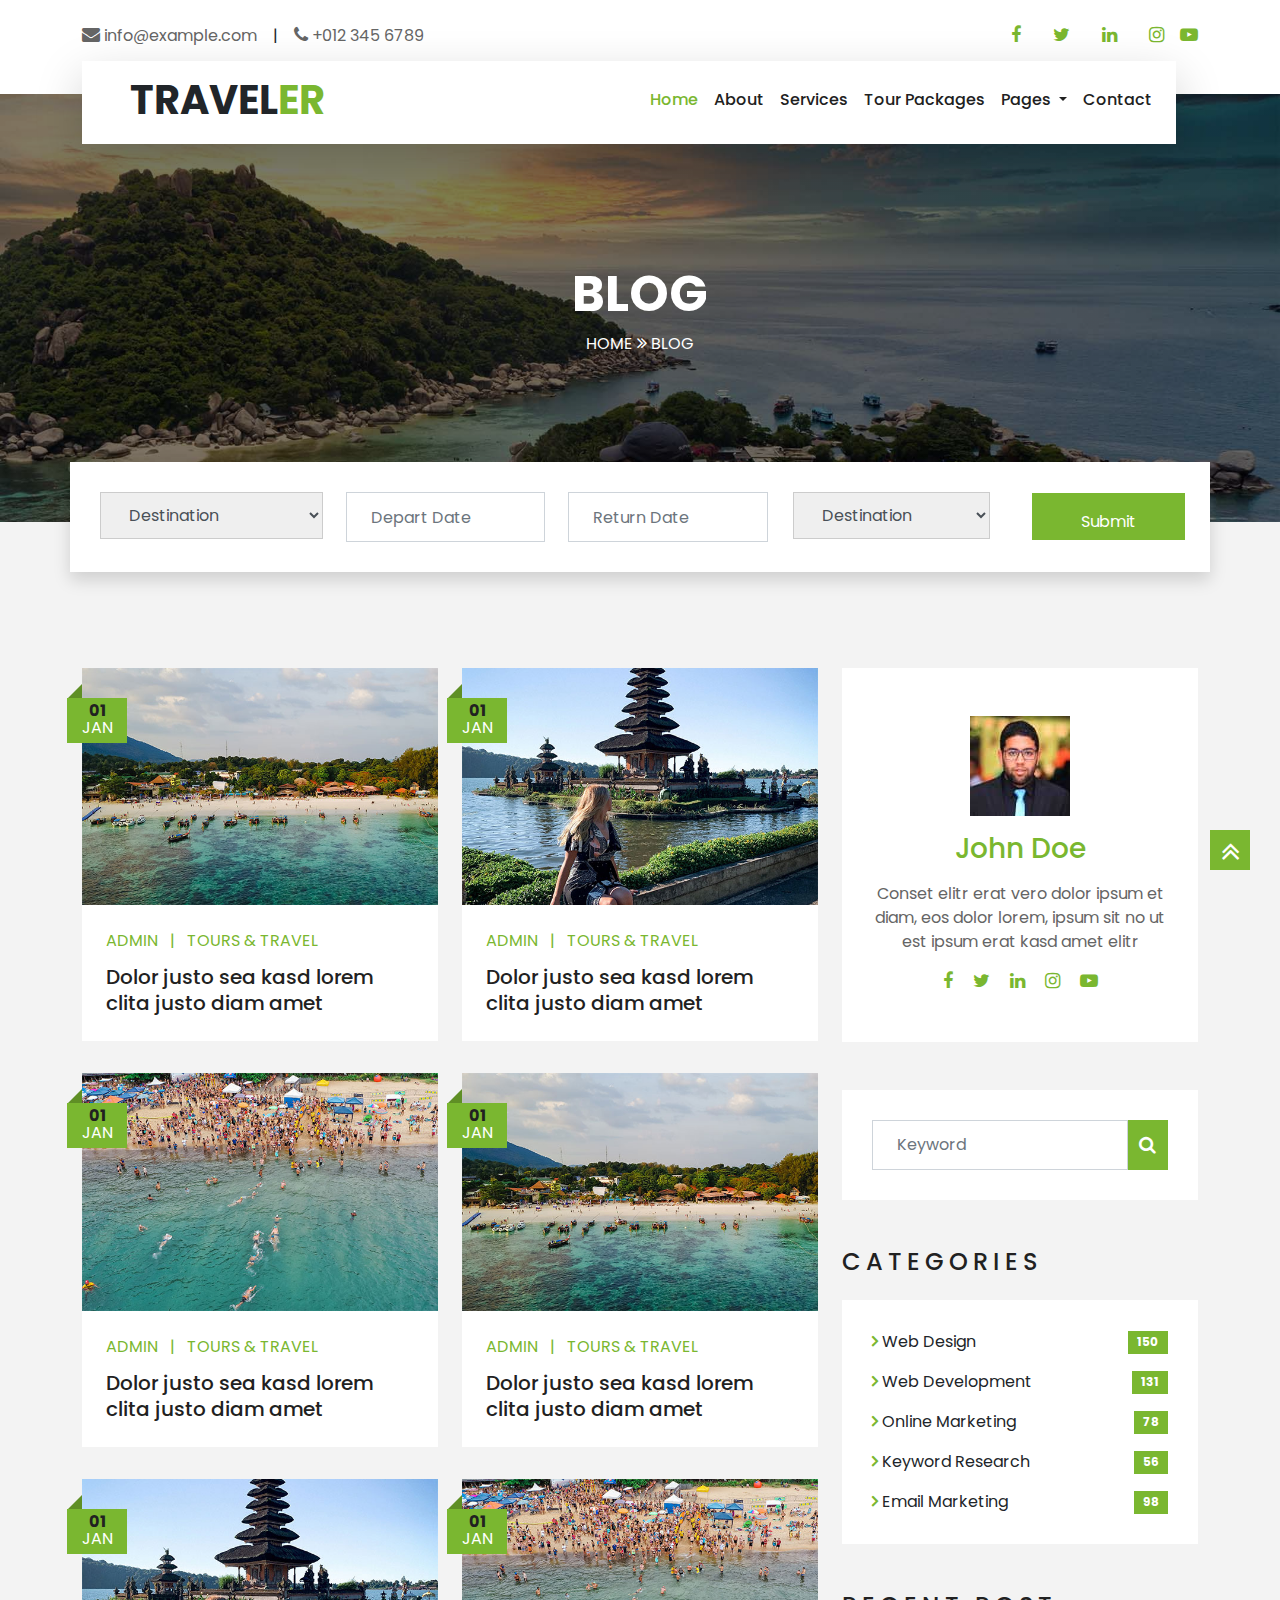
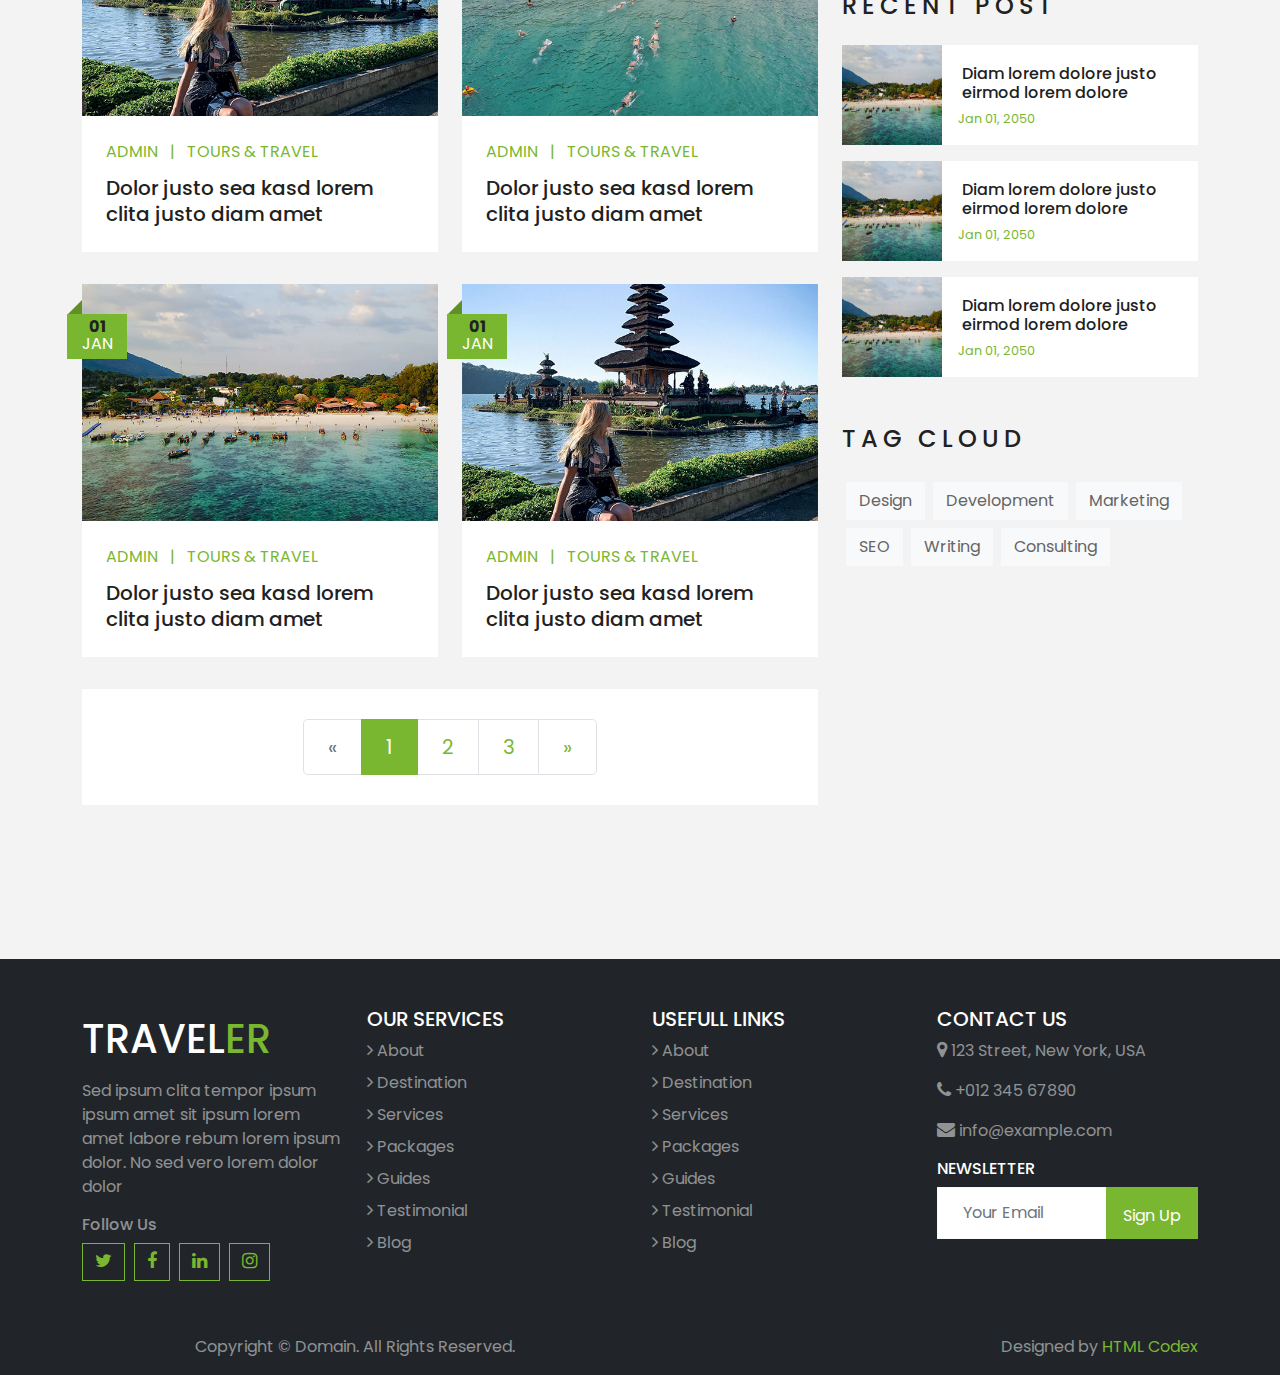
<file: blog.html>
<!DOCTYPE html>
<html lang="en">

<head>
    <meta charset="UTF-8">
    <meta http-equiv="X-UA-Compatible" content="IE=edge">
    <meta name="viewport" content="width=device-width, initial-scale=1.0">
    <title>travel</title>
    <link href="https://fonts.googleapis.com/css2?family=Poppins:wght@400;500;600;700&display=swap" rel="stylesheet">
    <link rel="stylesheet" href="css/bootstrap.css">
    <link rel="stylesheet" href="css/font-awesome.css">
    <link rel="stylesheet" href="css/owl.carousel.css">
    <link rel="stylesheet" href="css/bootstrap-datepicker.css">
    <link rel="stylesheet" href="css/owl.theme.default.css">
    <link rel="stylesheet" href="css/style.css">
</head>

<body>
    <!-- Top Bar -->
    <div class="header">
        <div class="container-fluid">
            <div class="head">
                <div class="container">
                    <div class="row">
                        <div class="col-lg-6 text-left">
                            <div class="book-info">
                                <p><i class="fa fa-envelope" aria-hidden="true"></i> info@example.com</p>
                                <p class="text-body">|</p>
                                <p><i class="fa fa-phone" aria-hidden="true"></i> +012 345 6789</p>
                            </div>
                        </div>
                        <div class="col-lg-6 text-end">
                            <div class="d-inline-flex align-items-center">
                                <a class="text-primary px-3" href="">
                                    <i class="fa fa-facebook-f"></i>
                                </a>
                                <a class="text-primary px-3" href="">
                                    <i class="fa fa-twitter"></i>
                                </a>
                                <a class="text-primary px-3" href="">
                                    <i class="fa fa-linkedin"></i>
                                </a>
                                <a class="text-primary px-3" href="">
                                    <i class="fa fa-instagram"></i>
                                </a>
                                <a class="text-primary pl-3" href="">
                                    <i class="fa fa-youtube-play"></i>
                                </a>
                            </div>
                        </div>
                    </div>
                </div>
            </div>
        </div>
    </div>
    <!-- Top Bar: the end -->
    <div class="Menu">
        <div class="container">
            <div class="row">
                <div class="col-lg-12 nav-bar">
                    <nav class="navbar navbar-expand-lg bg-light p-0">
                        <div class="container-fluid">
                            <a class="navbar-brand" href="#">
                                <h1 class="m-0 text-primary"><span class="text-dark">TRAVEL</span>ER</h1>
                            </a>
                            <button class="navbar-toggler" type="button" data-bs-toggle="collapse"
                                data-bs-target="#navbarSupportedContent" aria-controls="navbarSupportedContent"
                                aria-expanded="false" aria-label="Toggle navigation">
                                <span class="navbar-toggler-icon"></span>
                            </button>
                            <div class="collapse navbar-collapse justify-content-end" id="navbarSupportedContent">
                                <ul class="navbar-nav ">
                                    <li class="nav-item">
                                        <a class="nav-link active" aria-current="page" href="index.html">Home</a>
                                    </li>
                                    <li class="nav-item">
                                        <a class="nav-link" href="About.html">About</a>
                                    </li>
                                    <li class="nav-item">
                                        <a class="nav-link" href="Service.html">Services</a>
                                    </li>
                                    <li class="nav-item">
                                        <a class="nav-link" href="Packages.html">Tour Packages</a>
                                    </li>
                                    <li class="nav-item dropdown">
                                        <a class="nav-link dropdown-toggle" href="#" role="button"
                                            data-bs-toggle="dropdown" aria-expanded="false">
                                            Pages
                                        </a>
                                        <ul class="dropdown-menu">
                                            <a href="blog.html" class="dropdown-item">Blog Grid</a>
                                            <a href="single.html" class="dropdown-item">Blog Detail</a>
                                            <a href="destination.html" class="dropdown-item">Destination</a>
                                            <a href="guide.html" class="dropdown-item">Travel Guides</a>
                                            <a href="testimonial.html" class="dropdown-item">Testimonial</a>
                                        </ul>
                                    </li>
                                    <li class="nav-item">
                                        <a class="nav-link" href="Contact.html">Contact</a>
                                    </li>
                                </ul>
                            </div>
                        </div>
                    </nav>
                </div>
            </div>
        </div>
    </div>
    <!--Menu: the end  -->
    <section class="slider">
        <div class="single-slider">
            <div class="container-fluid">
                <div class="Banner d-flex flex-column align-items-center justify-content-center">
                    <div class="row">
                        <div class="col-sm-12">
                            <div class="Banner-content text-center">
                                <h1 class="text-white text-uppercase">Blog</h1>
                                <p class="text-center">
                                    <a href="index.html" class="text-white text-uppercase">Home</a>
                                    <i class="fa fa-angle-double-right text-white" aria-hidden="true"></i>
                                    <span class="text-white text-uppercase">Blog</span>
                                </p>
                            </div>
                        </div>
                    </div>
                </div>
            </div>
        </div>
    </section>
    <!-- slider section : the end -->
    <!-- Booking Start -->
    <div class="Booking">
        <div class="container bg-white shadow">
            <div class="row align-items-center" style="min-height: 60px;">
                <div class="col-md-10 d-flex " style="padding:30px;">
                    <div class="col-md-3">
                        <div class="form-group bg-light">
                            <div class="mb-3 mb-md-0">
                                <select class="custom-select px-4" style="height: 47px;">
                                    <option selected>Destination</option>
                                    <option value="1">Destination 1</option>
                                    <option value="2">Destination 1</option>
                                    <option value="3">Destination 1</option>
                                </select>
                            </div>
                        </div>
                    </div>

                    <div class='col-md-3'>
                        <div class='input-group date' id='startDate'>
                            <span class="input-group-addon input-group-text"><span class="startDate"></span>
                            </span>
                            <div class="date" id="date1" data-target-input="nearest">
                                <input type="text" class="form-control p-4 datetimepicker-input"
                                    placeholder="Depart Date" data-target="#date1" data-toggle="datetimepicker" />
                            </div>
                        </div>
                    </div>

                    <div class='col-md-3'>
                        <div class='input-group date' id='startEnd'>
                            <span class="input-group-addon input-group-text"><span class="startEnd"></span>
                            </span>
                            <div class="date" id="date1" data-target-input="nearest">
                                <input type="text" class="form-control p-4 datetimepicker-input"
                                    placeholder="Return Date" data-target="#date1" data-toggle="datetimepicker" />
                            </div>
                        </div>

                    </div>
                    <div class="col-md-3">
                        <div class="destend mb-md-0 ml-3">
                            <select class="custom-select px-4" style="height: 47px;">
                                <option selected>Destination</option>
                                <option value="1">Destination 1</option>
                                <option value="2">Destination 1</option>
                                <option value="3">Destination 1</option>
                            </select>
                        </div>
                    </div>
                </div>
                <div class="col-md-2">
                    <button class="btn btn-primary btn-block" type="submit" style="height: 47px; margin-top: -2px;">Submit</button>
                </div>
            </div>
        </div>
    </div>
    <!-- Booking the end -->
    <div class="blog">
        <div class="container">
            <div class="row">
                <div class="col-lg-8">
                    <div class="row pb-3">
                        <div class="col-md-6 mb-4 pb-2">
                            <div class="blog-item ">
                                <div class="blog-img position-relative">
                                    <img class="img-fluid" src="image/blog-1.jpg" alt="">
                                    <div class="blog-date">
                                        <h6>01</h6>
                                        <span class="text-white text-uppercase">Jan</span>
                                    </div>
                                </div>
                                <div class="blog-text bg-white p-4">
                                    <div class="blog-admin">
                                        <a class="text-primary text-uppercase text-decoration-none">Admin</a>
                                        <span class="text-primary px-2">|</span>
                                        <a class="text-primary text-uppercase text-decoration-none">Tours & Travel</a>
                                    </div>
                                    <a class="h5 m-0 text-decoration-none">Dolor justo sea kasd lorem clita justo diam
                                        amet</a>
                                </div>
                            </div>
                        </div>

                        <div class="col-md-6 mb-4 pb-2">
                            <div class="blog-item ">
                                <div class="blog-img position-relative">
                                    <img class="img-fluid" src="image/blog-2.jpg" alt="">
                                    <div class="blog-date">
                                        <h6>01</h6>
                                        <span class="text-white text-uppercase">Jan</span>
                                    </div>
                                </div>
                                <div class="blog-text bg-white p-4">
                                    <div class="blog-admin">
                                        <a class="text-primary text-uppercase text-decoration-none">Admin</a>
                                        <span class="text-primary px-2">|</span>
                                        <a class="text-primary text-uppercase text-decoration-none">Tours & Travel</a>
                                    </div>
                                    <a class="h5 m-0 text-decoration-none">Dolor justo sea kasd lorem clita justo diam
                                        amet</a>
                                </div>
                            </div>
                        </div>
                        <div class="col-md-6 mb-4 pb-2">
                            <div class="blog-item">
                                <div class="blog-img position-relative">
                                    <img class="img-fluid" src="image/blog-3.jpg" alt="">
                                    <div class="blog-date">
                                        <h6>01</h6>
                                        <span class="text-white text-uppercase">Jan</span>
                                    </div>
                                </div>
                                <div class="blog-text p-4 bg-white">
                                    <div class="blog-admin">
                                        <a class="text-primary text-uppercase text-decoration-none">Admin</a>
                                        <span class="text-primary px-2">|</span>
                                        <a class="text-primary text-uppercase text-decoration-none">Tours & Travel</a>
                                    </div>
                                    <a class="h5 m-0 text-decoration-none">Dolor justo sea kasd lorem clita justo diam
                                        amet</a>
                                </div>
                            </div>
                        </div>
                        <div class="col-md-6 mb-4 pb-2">
                            <div class="blog-item">
                                <div class="blog-img position-relative">
                                    <img class="img-fluid" src="image/blog-1.jpg" alt="">
                                    <div class="blog-date">
                                        <h6>01</h6>
                                        <span class="text-white text-uppercase">Jan</span>
                                    </div>
                                </div>
                                <div class="blog-text p-4 bg-white">
                                    <div class="blog-admin">
                                        <a class="text-primary text-uppercase text-decoration-none">Admin</a>
                                        <span class="text-primary px-2">|</span>
                                        <a class="text-primary text-uppercase text-decoration-none">Tours & Travel</a>
                                    </div>
                                    <a class="h5 m-0 text-decoration-none">Dolor justo sea kasd lorem clita justo diam
                                        amet</a>
                                </div>
                            </div>
                        </div>
                        <div class="col-md-6 mb-4 pb-2">
                            <div class="blog-item">
                                <div class="blog-img position-relative">
                                    <img class="img-fluid" src="image/blog-2.jpg" alt="">
                                    <div class="blog-date">
                                        <h6>01</h6>
                                        <span class="text-white text-uppercase">Jan</span>
                                    </div>
                                </div>
                                <div class="blog-text p-4 bg-white">
                                    <div class="blog-admin">
                                        <a class="text-primary text-uppercase text-decoration-none">Admin</a>
                                        <span class="text-primary px-2">|</span>
                                        <a class="text-primary text-uppercase text-decoration-none">Tours & Travel</a>
                                    </div>
                                    <a class="h5 m-0 text-decoration-none">Dolor justo sea kasd lorem clita justo diam
                                        amet</a>
                                </div>
                            </div>
                        </div>
                        <div class="col-md-6 mb-4 pb-2">
                            <div class="blog-item">
                                <div class="blog-img position-relative">
                                    <img class="img-fluid" src="image/blog-3.jpg" alt="">
                                    <div class="blog-date">
                                        <h6>01</h6>
                                        <span class="text-white text-uppercase">Jan</span>
                                    </div>
                                </div>
                                <div class="blog-text p-4 bg-white">
                                    <div class="blog-admin">
                                        <a class="text-primary text-uppercase text-decoration-none">Admin</a>
                                        <span class="text-primary px-2">|</span>
                                        <a class="text-primary text-uppercase text-decoration-none">Tours & Travel</a>
                                    </div>
                                    <a class="h5 m-0 text-decoration-none">Dolor justo sea kasd lorem clita justo diam
                                        amet</a>
                                </div>
                            </div>
                        </div>
                        <div class="col-md-6 mb-4 pb-2">
                            <div class="blog-item">
                                <div class="blog-img position-relative">
                                    <img class="img-fluid" src="image/blog-1.jpg" alt="">
                                    <div class="blog-date">
                                        <h6>01</h6>
                                        <span class="text-white text-uppercase">Jan</span>
                                    </div>
                                </div>
                                <div class="blog-text p-4 bg-white">
                                    <div class="blog-admin">
                                        <a class="text-primary text-uppercase text-decoration-none">Admin</a>
                                        <span class="text-primary px-2">|</span>
                                        <a class="text-primary text-uppercase text-decoration-none">Tours & Travel</a>
                                    </div>
                                    <a class="h5 m-0 text-decoration-none">Dolor justo sea kasd lorem clita justo diam
                                        amet</a>
                                </div>
                            </div>
                        </div>
                        <div class="col-md-6 mb-4 pb-2">
                            <div class="blog-item">
                                <div class="blog-img position-relative">
                                    <img class="img-fluid" src="image/blog-2.jpg" alt="">
                                    <div class="blog-date">
                                        <h6>01</h6>
                                        <span class="text-white text-uppercase">Jan</span>
                                    </div>
                                </div>
                                <div class="blog-text p-4 bg-white">
                                    <div class="blog-admin">
                                        <a class="text-primary text-uppercase text-decoration-none">Admin</a>
                                        <span class="text-primary px-2">|</span>
                                        <a class="text-primary text-uppercase text-decoration-none">Tours & Travel</a>
                                    </div>
                                    <a class="h5 m-0 text-decoration-none">Dolor justo sea kasd lorem clita justo diam
                                        amet</a>
                                </div>
                            </div>
                        </div>
                        <div class="col-12">
                            <nav aria-label="Page navigation">
                                <ul class="pagination pagination-lg justify-content-center bg-white mb-0"
                                    style="padding: 30px;">
                                    <li class="page-item disabled">
                                        <a class="page-link" href="#" aria-label="Previous">
                                            <span aria-hidden="true">&laquo;</span>
                                            <span class="sr-only">Previous</span>
                                        </a>
                                    </li>
                                    <li class="page-item active"><a class="page-link" href="#">1</a></li>
                                    <li class="page-item"><a class="page-link" href="#">2</a></li>
                                    <li class="page-item"><a class="page-link" href="#">3</a></li>
                                    <li class="page-item">
                                        <a class="page-link" href="#" aria-label="Next">
                                            <span aria-hidden="true">&raquo;</span>
                                            <span class="sr-only">Next</span>
                                        </a>
                                    </li>
                                </ul>
                            </nav>
                        </div>
                    </div>
                </div>
                <!-- Author inform  -->
                <div class="col-lg-4 mt-5 mt-lg-0">
                    <div class="Author-inform d-flex flex-column text-center bg-white mb-5 py-5 px-4">
                        <img src="image/user.jpg" class="img-fluid mx-auto mb-3" style="width: 100px;">
                        <h3 class="text-primary mb-3">John Doe</h3>
                        <p>Conset elitr erat vero dolor ipsum et diam, eos dolor lorem, ipsum sit no ut est ipsum erat
                            kasd amet elitr</p>
                        <div class="icons align-items-center">
                            <a class="text-primary px-2" href="">
                                <i class="fa fa-facebook-f"></i>
                            </a>
                            <a class="text-primary px-2" href="">
                                <i class="fa fa-twitter"></i>
                            </a>
                            <a class="text-primary px-2" href="">
                                <i class="fa fa-linkedin"></i>
                            </a>
                            <a class="text-primary px-2" href="">
                                <i class="fa fa-instagram"></i>
                            </a>
                            <a class="text-primary px-2" href="">
                                <i class="fa fa-youtube-play"></i>
                            </a>
                        </div>
                    </div>
                    <!-- Search Form -->
                    <div class="Search-form mb-5">
                        <div class="Search bg-white" style="padding: 30px;">
                            <div class="input-group">
                                <input type="text" class="form-control p-4" placeholder="Keyword">
                                <div class="input-group-append">
                                    <span class="input-group-text bg-primary border-primary text-white"><i
                                            class="fa fa-search"></i></span>
                                </div>
                            </div>
                        </div>
                    </div>
                    <!-- Category List -->
                    <div class="mb-5">
                        <h4 class="text-uppercase mb-4" style="letter-spacing: 5px;">Categories</h4>
                        <div class="bg-white" style="padding: 30px;">
                            <ul class="list-inline m-0">
                                <li class="mb-3 d-flex justify-content-between align-items-center">
                                    <a class="text-dark" href="#"><i class="fa fa-angle-right text-primary"></i>
                                        Web Design</a>
                                    <span class="badge badge-primary badge-pill">150</span>
                                </li>
                                <li class="mb-3 d-flex justify-content-between align-items-center">
                                    <a class="text-dark" href="#"><i class="fa fa-angle-right text-primary mr-2"></i>
                                        Web Development</a>
                                    <span class="badge badge-primary badge-pill">131</span>
                                </li>
                                <li class="mb-3 d-flex justify-content-between align-items-center">
                                    <a class="text-dark" href="#"><i
                                            class="fa fa-angle-right text-primary mr-2"></i>  Online Marketing</a>
                                    <span class="badge badge-primary badge-pill">78</span>
                                </li>
                                <li class="mb-3 d-flex justify-content-between align-items-center">
                                    <a class="text-dark" href="#"><i
                                            class="fa fa-angle-right text-primary mr-2"></i> Keyword Research</a>
                                    <span class="badge badge-primary badge-pill">56</span>
                                </li>
                                <li class="d-flex justify-content-between align-items-center">
                                    <a class="text-dark" href="#"><i
                                            class="fa fa-angle-right text-primary mr-2"></i> Email Marketing</a>
                                    <span class="badge badge-primary badge-pill">98</span>
                                </li>
                            </ul>
                        </div>
                    </div>

                    <!-- Recent Post -->
                    <div class="mb-5">
                        <h4 class="text-uppercase mb-4" style="letter-spacing: 5px;">Recent Post</h4>
                        <a class="d-flex align-items-center text-decoration-none bg-white mb-3" href="">
                            <img class="img-fluid" src="image/blog-1.jpg" alt="" style="width:100px; height: 100px;">
                            <div class=" blog-content">
                                <h6 class="m-1">Diam lorem dolore justo eirmod lorem dolore</h6>
                                <small>Jan 01, 2050</small>
                            </div>
                        </a>
                        <a class="d-flex align-items-center text-decoration-none bg-white mb-3" href="">
                            <img class="img-fluid" src="image/blog-1.jpg" alt="" style="width:100px; height: 100px;">
                            <div class="blog-content">
                                <h6 class="m-1">Diam lorem dolore justo eirmod lorem dolore</h6>
                                <small>Jan 01, 2050</small>
                            </div>
                        </a>
                        <a class="d-flex align-items-center text-decoration-none bg-white mb-3" href="">
                            <img class="img-fluid" src="image/blog-1.jpg" alt="" style="width:100px; height: 100px;">
                            <div class="blog-content">
                                <h6 class="m-1">Diam lorem dolore justo eirmod lorem dolore</h6>
                                <small>Jan 01, 2050</small>
                            </div>
                        </a>
                    </div>

                    <!-- Tag Cloud -->
                    <div class="mb-5">
                        <h4 class="text-uppercase mb-4" style="letter-spacing: 5px;">Tag Cloud</h4>
                        <div class="d-flex flex-wrap m-n1">
                            <a href="" class="btn btn-light m-1">Design</a>
                            <a href="" class="btn btn-light m-1">Development</a>
                            <a href="" class="btn btn-light m-1">Marketing</a>
                            <a href="" class="btn btn-light m-1">SEO</a>
                            <a href="" class="btn btn-light m-1">Writing</a>
                            <a href="" class="btn btn-light m-1">Consulting</a>
                        </div>
                    </div>
                </div>
            </div>
        </div>
    </div>
    <!-- Our Blog : the end -->
    <!-- Footer :start -->
    <div class="footer bg-dark text-white-50 py-5 px-sm-3 px-lg-5" style="margin-top:90px;">
        <div class="container">
            <div class="row">
                <div class="col-lg-3 col-md-6">
                    <a href="" class="navbar">
                        <h1 class="text-white">TRAVEL<span class="text-primary">ER</span></h1>
                    </a>
                    <p class="text-white-50">Sed ipsum clita tempor ipsum ipsum amet sit ipsum lorem amet labore
                        rebum
                        lorem ipsum dolor.
                        No
                        sed vero lorem dolor dolor</p>
                    <h6 class="text-white-50">Follow Us</h6>
                    <div class=" icons">
                        <a href="#" class="btn btn-outline-primary btn-square mr-2"><i class="fa fa-twitter"></i></a>
                        <a href="#" class="btn btn-outline-primary btn-square mr-2"><i class="fa fa-facebook-f"></i></a>
                        <a href="#" class="btn btn-outline-primary btn-square mr-2"><i class="fa fa-linkedin"></i></a>
                        <a href="#" class="btn btn-outline-primary btn-square mr-2"><i class="fa fa-instagram"></i></a>
                    </div>
                </div>
                <div class="col-lg-3 col-md-6">
                    <h5 class="text-white text-uppercase">Our Services</h5>
                    <div class=" Usefull-link d-flex flex-column justify-content-start">
                        <a href="" class="text-white-50"> <i class="fa fa-angle-right text-white-50"></i>
                            About</a>
                        <a href="" class="text-white-50"> <i class="fa fa-angle-right text-white-50"></i>
                            Destination</a>
                        <a href="" class="text-white-50"> <i class="fa fa-angle-right text-white-50"></i>
                            Services</a>
                        <a href="" class="text-white-50"> <i class="fa fa-angle-right text-white-50"></i>
                            Packages</a>
                        <a href="" class="text-white-50"> <i class="fa fa-angle-right text-white-50"></i>
                            Guides</a>
                        <a href="" class="text-white-50"> <i class="fa fa-angle-right text-white-50"></i>
                            Testimonial</a>
                        <a href="" class="text-white-50"> <i class="fa fa-angle-right text-white-50"></i>
                            Blog</a>
                    </div>
                </div>
                <div class="col-lg-3 col-md-6">
                    <h5 class="text-white">USEFULL LINKS</h5>
                    <div class="Usefull-link d-flex flex-column justify-content-start">
                        <a href="" class="text-white-50"> <i class="fa fa-angle-right text-white-50"></i>
                            About</a>
                        <a href="" class="text-white-50"> <i class="fa fa-angle-right text-white-50"></i>
                            Destination</a>
                        <a href="" class="text-white-50"> <i class="fa fa-angle-right text-white-50"></i>
                            Services</a>
                        <a href="" class="text-white-50"> <i class="fa fa-angle-right text-white-50"></i>
                            Packages</a>
                        <a href="" class="text-white-50"> <i class="fa fa-angle-right text-white-50"></i>
                            Guides</a>
                        <a href="" class="text-white-50"> <i class="fa fa-angle-right text-white-50"></i>
                            Testimonial</a>
                        <a href="" class="text-white-50"> <i class="fa fa-angle-right text-white-50"></i>
                            Blog</a>
                    </div>
                </div>
                <div class="col-lg-3 col-md-6 mb-5">
                    <h5 class="text-white text-uppercase">Contact Us</h5>
                    <p class="text-white-50"><i class="fa fa-map-marker text-white-50"></i> 123 Street, New
                        York, USA
                    </p>
                    <p class="text-white-50"><i class="fa fa-phone text-white-50"></i> +012 345 67890</p>
                    <p class="text-white-50"><i class="fa fa-envelope text-white-50"></i> info@example.com</p>
                    <h6 class="text-white text-uppercase">Newsletter</h6>
                    <div class="w-100">
                        <div class="input-group">
                            <input type="text" class="form-control border-light bg-white" style="padding: 25px;"
                                placeholder="Your Email">
                            <div class="input-group-append">
                                <button class="btn btn-primary px-3">Sign Up</button>
                            </div>
                        </div>
                    </div>
                </div>
            </div>
        </div>
    </div>
    <!-- Footer : the end -->
    <!-- copyright start -->
    <div class="copyright bg-dark">
        <div class="container">
            <div class="row">
                <div class="col-lg-6 text-center text-md-left mb-3 mb-md-0">
                    <p class="text-white-50">Copyright &copy; <a href="#" class="text-white-50">Domain</a>. All
                        Rights
                        Reserved.</a>
                    </p>
                </div>
                <div class="col-lg-6">
                    <p class="link text-white-50">Designed by <a href="https://htmlcodex.com" class="text-primary">HTML
                            Codex</a>
                    </p>
                </div>
            </div>
        </div>
        <div id="scroll-Top">
            <i class="fa fa-angle-double-up return-to-top" id="scroll-top" data-toggle="tooltip" data-placement="top"
                title="" data-original-title="Back to Top" aria-hidden="true"></i>
        </div>
    </div>
    <!-- copyright the end -->
    <!-- javascript library -->
    <script src="js/jquery.js"></script>
    <script src="js/bootstrap.js"></script>
    <script src="js/bootstrap-datepicker.js"></script>
    <script src="js/owl.carousel.js"></script>
    <script src="js/main.js"></script>
</body>
</file>
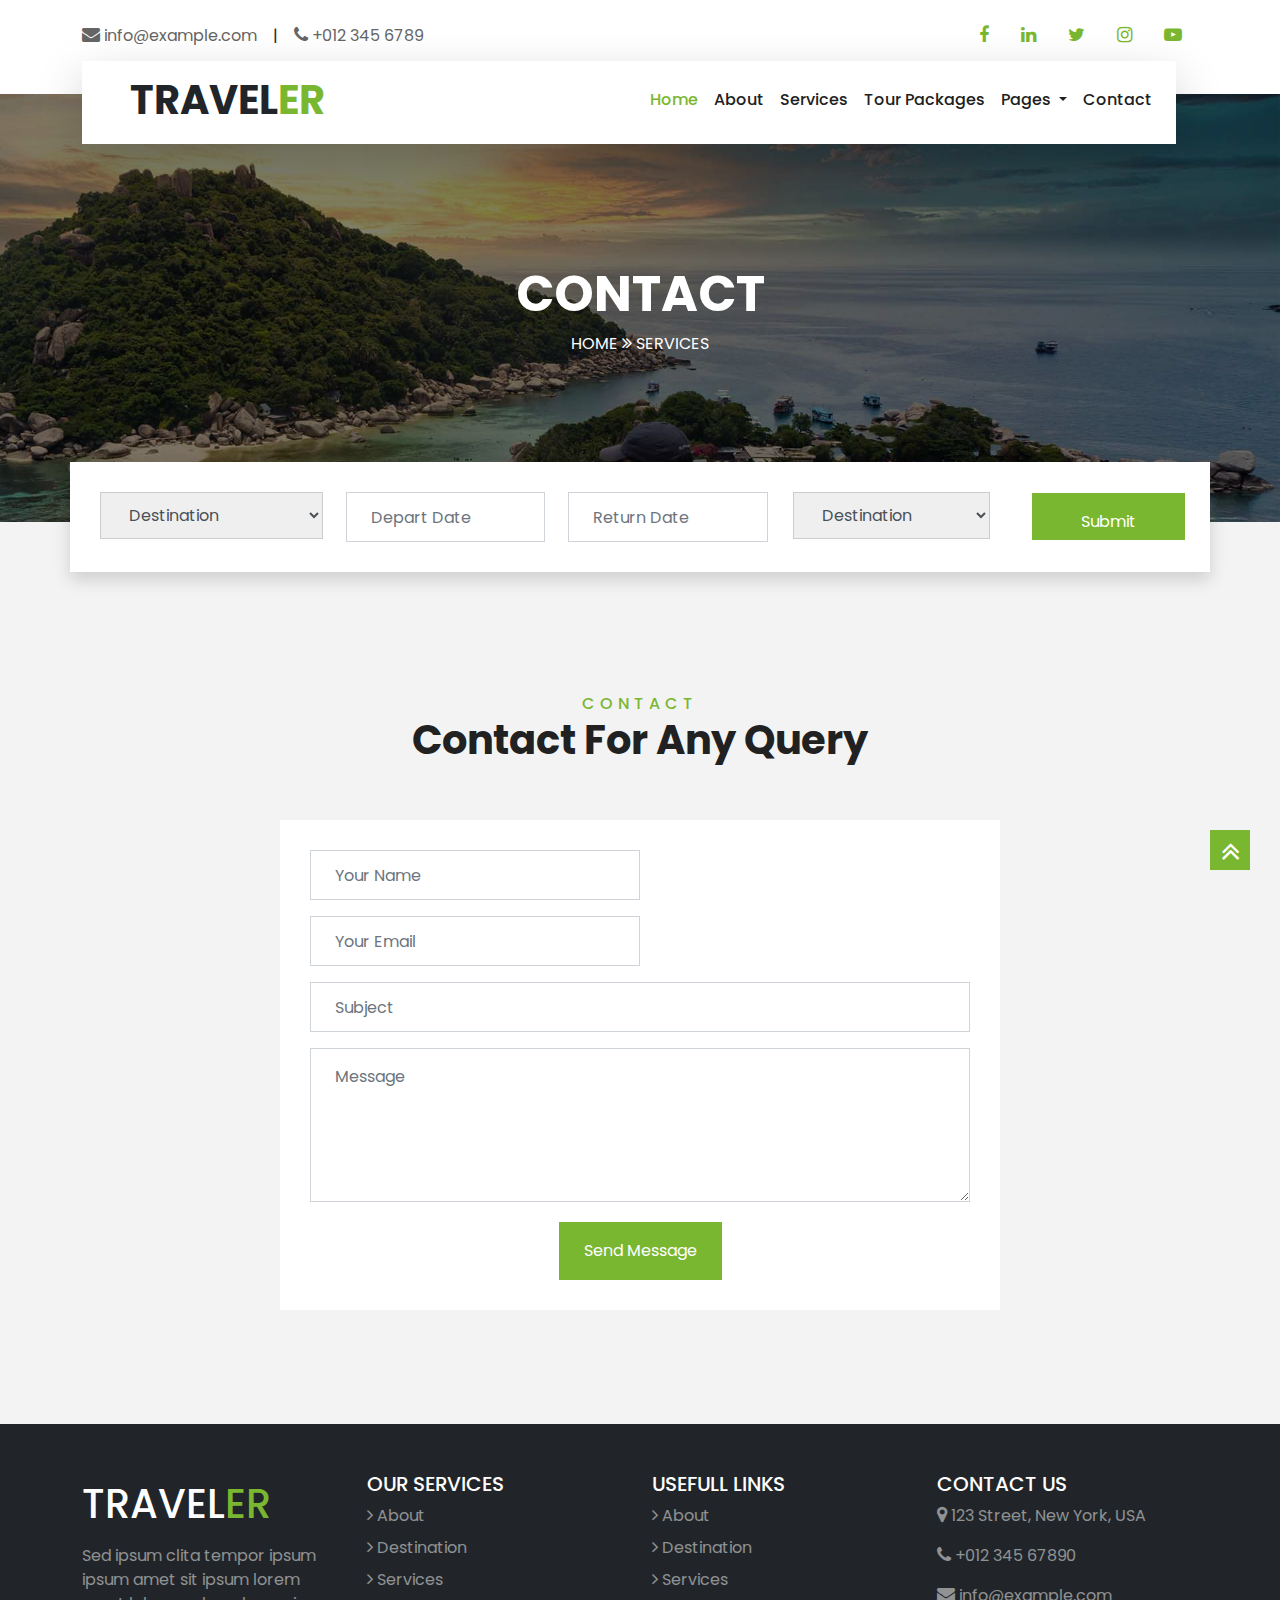
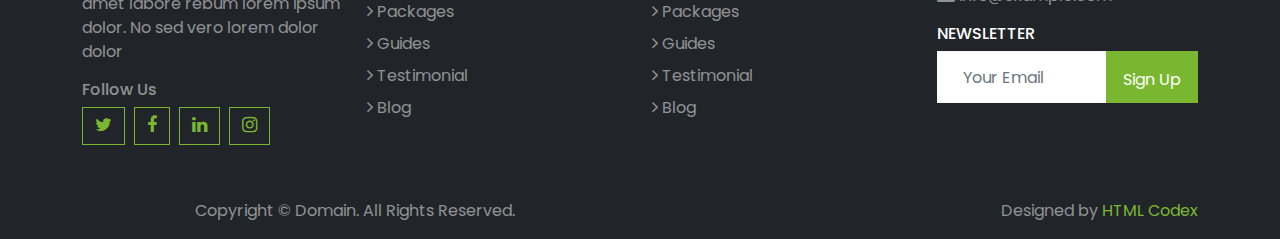
<file: Contact.html>
<!DOCTYPE html>
<html lang="en">

<head>
    <meta charset="UTF-8">
    <meta http-equiv="X-UA-Compatible" content="IE=edge">
    <meta name="viewport" content="width=device-width, initial-scale=1.0">
    <title>travel</title>
    <link href="https://fonts.googleapis.com/css2?family=Poppins:wght@400;500;600;700&display=swap" rel="stylesheet">
    <link rel="stylesheet" href="css/bootstrap.css">
    <link rel="stylesheet" href="css/font-awesome.css">
    <link rel="stylesheet" href="css/owl.carousel.css">
    <link rel="stylesheet" href="css/bootstrap-datepicker.css">
    <link rel="stylesheet" href="css/owl.theme.default.css">
    <link rel="stylesheet" href="css/style.css">
</head>

<body>
    <!-- Top Bar -->
    <div class="header">
        <div class="container-fluid">
            <div class="head">
                <div class="container">
                    <div class="row">
                        <div class="col-lg-6 text-left">
                            <div class="book-info">
                                <p><i class="fa fa-envelope" aria-hidden="true"></i> info@example.com</p>
                                <p class="text-body">|</p>
                                <p><i class="fa fa-phone" aria-hidden="true"></i> +012 345 6789</p>
                            </div>
                        </div>
                        <div class="col-lg-6 text-end">
                            <div class="social-icons">
                                <ul>
                                    <li><a href="#"><i class="fa fa-facebook"></i></a></li>
                                    <li><a href="#"><i class="fa fa-linkedin"></i></a></li>
                                    <li><a href="#"><i class="fa fa-twitter" aria-hidden="true"></i></a></li>
                                    <li><a href="#"><i class="fa fa-instagram" aria-hidden="true"></i></a></li>
                                    <li><a href="#"><i class="fa fa-youtube-play" aria-hidden="true"></i></a></li>
                                </ul>
                            </div>
                        </div>
                    </div>
                </div>
            </div>
        </div>
    </div>
    <!-- Top Bar: the end -->
    <div class="Menu">
        <div class="container">
            <div class="row">
                <div class="col-lg-12 nav-bar">
                    <nav class="navbar navbar-expand-lg bg-light p-0">
                        <div class="container-fluid">
                            <a class="navbar-brand" href="#">
                                <h1 class="m-0 text-primary"><span class="text-dark">TRAVEL</span>ER</h1>
                            </a>
                            <button class="navbar-toggler" type="button" data-bs-toggle="collapse"
                                data-bs-target="#navbarSupportedContent" aria-controls="navbarSupportedContent"
                                aria-expanded="false" aria-label="Toggle navigation">
                                <span class="navbar-toggler-icon"></span>
                            </button>
                            <div class="collapse navbar-collapse justify-content-end" id="navbarSupportedContent">
                                <ul class="navbar-nav ">
                                    <li class="nav-item">
                                        <a class="nav-link active" aria-current="page" href="index.html">Home</a>
                                    </li>
                                    <li class="nav-item">
                                        <a class="nav-link" href="About.html">About</a>
                                    </li>
                                    <li class="nav-item">
                                        <a class="nav-link" href="Service.html">Services</a>
                                    </li>
                                    <li class="nav-item">
                                        <a class="nav-link" href="Packages.html">Tour Packages</a>
                                    </li>
                                    <li class="nav-item dropdown">
                                        <a class="nav-link dropdown-toggle" href="#" role="button"
                                            data-bs-toggle="dropdown" aria-expanded="false">
                                            Pages
                                        </a>
                                        <ul class="dropdown-menu">
                                            <a href="blog.html" class="dropdown-item">Blog Grid</a>
                                            <a href="single.html" class="dropdown-item">Blog Detail</a>
                                            <a href="destination.html" class="dropdown-item">Destination</a>
                                            <a href="guide.html" class="dropdown-item">Travel Guides</a>
                                            <a href="testimonial.html" class="dropdown-item">Testimonial</a>
                                        </ul>
                                    </li>
                                    <li class="nav-item">
                                        <a class="nav-link" href="Contact.html">Contact</a>
                                    </li>
                                </ul>
                            </div>
                        </div>
                    </nav>
                </div>
            </div>
        </div>
    </div>
    <!--Menu: the end  -->
    <section class="slider">
        <div class="single-slider">
            <div class="container-fluid">
                <div class="Banner d-flex flex-column align-items-center justify-content-center">
                    <div class="row">
                        <div class="col-sm-12">
                            <div class="Banner-content text-center">
                                <h1 class="text-white text-uppercase">Contact</h1>
                                <p class="text-center">
                                    <a href="index.html" class="text-white text-uppercase">Home</a>
                                    <i class="fa fa-angle-double-right text-white" aria-hidden="true"></i>
                                    <span class="text-white text-uppercase">Services</span>
                                </p>
                            </div>
                        </div>
                    </div>
                </div>
            </div>
        </div>
    </section>
    <!-- slider section : the end -->
    <!-- Booking Start -->
    <div class="Booking">
        <div class="container bg-white shadow">
            <div class="row align-items-center" style="min-height: 60px;">
                <div class="col-md-10 d-flex " style="padding:30px;">
                    <div class="col-md-3">
                        <div class="form-group bg-light">
                            <div class="mb-3 mb-md-0">
                                <select class="custom-select px-4" style="height: 47px;">
                                    <option selected>Destination</option>
                                    <option value="1">Destination 1</option>
                                    <option value="2">Destination 1</option>
                                    <option value="3">Destination 1</option>
                                </select>
                            </div>
                        </div>
                    </div>

                    <div class='col-md-3'>
                        <div class='input-group date' id='startDate'>
                            <span class="input-group-addon input-group-text"><span class="startDate"></span>
                            </span>
                            <div class="date" id="date1" data-target-input="nearest">
                                <input type="text" class="form-control p-4 datetimepicker-input"
                                    placeholder="Depart Date" data-target="#date1" data-toggle="datetimepicker" />
                            </div>
                        </div>
                    </div>

                    <div class='col-md-3'>
                        <div class='input-group date' id='startEnd'>
                            <span class="input-group-addon input-group-text"><span class="startEnd"></span>
                            </span>
                            <div class="date" id="date1" data-target-input="nearest">
                                <input type="text" class="form-control p-4 datetimepicker-input"
                                    placeholder="Return Date" data-target="#date1" data-toggle="datetimepicker" />
                            </div>
                        </div>

                    </div>
                    <div class="col-md-3">
                        <div class="destend mb-md-0 ml-3">
                            <select class="custom-select px-4" style="height: 47px;">
                                <option selected>Destination</option>
                                <option value="1">Destination 1</option>
                                <option value="2">Destination 1</option>
                                <option value="3">Destination 1</option>
                            </select>
                        </div>
                    </div>
                </div>
                <div class="col-md-2">
                    <button class="btn btn-primary btn-block" type="submit" style="height: 47px; margin-top: -2px;">Submit</button>
                </div>
            </div>
        </div>
    </div>
    <!-- Booking the end -->
    <!-- contact:start -->
    <div class="Contacts">
        <div class="container p-4">
            <div class="row align-item-center">
                <div class="col-lg-12 text-center">
                    <div class="heading text-center">
                        <span>CONTACT</span>
                        <h2>Contact For Any Query</h2>
                    </div>
                </div>
            </div>
            <div class="row justify-content-center">
                <div class="col-lg-8">
                    <div class="contact-form bg-white" style="padding: 30px;">
                        <div id="success"></div>
                        <form name="sentMessage" id="contactForm" novalidate="novalidate">
                            <div class="form-row">
                                <div class="control-group col-sm-6">
                                    <input type="text" class="form-control p-4" id="name" placeholder="Your Name"
                                        required="required" data-validation-required-message="Please enter your name" />
                                    <p class="help-block text-danger"></p>
                                </div>
                                <div class="control-group col-sm-6">
                                    <input type="email" class="form-control p-4" id="email" placeholder="Your Email"
                                        required="required"
                                        data-validation-required-message="Please enter your email" />
                                    <p class="help-block text-danger"></p>
                                </div>
                            </div>
                            <div class="control-group">
                                <input type="text" class="form-control p-4" id="subject" placeholder="Subject"
                                    required="required" data-validation-required-message="Please enter a subject" />
                                <p class="help-block text-danger"></p>
                            </div>
                            <div class="control-group">
                                <textarea class="form-control py-3 px-4" rows="5" id="message" placeholder="Message"
                                    required="required"
                                    data-validation-required-message="Please enter your message"></textarea>
                                <p class="help-block text-danger"></p>
                            </div>
                            <div class="text-center">
                                <button class="btn btn-primary py-3 px-4" type="submit" id="sendMessageButton">Send
                                    Message</button>
                            </div>
                        </form>
                    </div>
                </div>
            </div>
        </div>
    </div>
    <!-- contact : the end -->
    <!-- Footer :start -->
    <div class="footer bg-dark text-white-50 py-5 px-sm-3 px-lg-5" style="margin-top:90px;">
        <div class="container">
            <div class="row">
                <div class="col-lg-3 col-md-6">
                    <a href="" class="navbar">
                        <h1 class="text-white">TRAVEL<span class="text-primary">ER</span></h1>
                    </a>
                    <p class="text-white-50">Sed ipsum clita tempor ipsum ipsum amet sit ipsum lorem amet labore
                        rebum
                        lorem ipsum dolor.
                        No
                        sed vero lorem dolor dolor</p>
                    <h6 class="text-white-50">Follow Us</h6>
                    <div class=" icons">
                        <a href="#" class="btn btn-outline-primary btn-square mr-2"><i class="fa fa-twitter"></i></a>
                        <a href="#" class="btn btn-outline-primary btn-square mr-2"><i class="fa fa-facebook-f"></i></a>
                        <a href="#" class="btn btn-outline-primary btn-square mr-2"><i class="fa fa-linkedin"></i></a>
                        <a href="#" class="btn btn-outline-primary btn-square mr-2"><i class="fa fa-instagram"></i></a>
                    </div>
                </div>
                <div class="col-lg-3 col-md-6">
                    <h5 class="text-white text-uppercase">Our Services</h5>
                    <div class=" Usefull-link d-flex flex-column justify-content-start">
                        <a href="" class="text-white-50"> <i class="fa fa-angle-right text-white-50"></i>
                            About</a>
                        <a href="" class="text-white-50"> <i class="fa fa-angle-right text-white-50"></i>
                            Destination</a>
                        <a href="" class="text-white-50"> <i class="fa fa-angle-right text-white-50"></i>
                            Services</a>
                        <a href="" class="text-white-50"> <i class="fa fa-angle-right text-white-50"></i>
                            Packages</a>
                        <a href="" class="text-white-50"> <i class="fa fa-angle-right text-white-50"></i>
                            Guides</a>
                        <a href="" class="text-white-50"> <i class="fa fa-angle-right text-white-50"></i>
                            Testimonial</a>
                        <a href="" class="text-white-50"> <i class="fa fa-angle-right text-white-50"></i>
                            Blog</a>
                    </div>
                </div>
                <div class="col-lg-3 col-md-6">
                    <h5 class="text-white">USEFULL LINKS</h5>
                    <div class="Usefull-link d-flex flex-column justify-content-start">
                        <a href="" class="text-white-50"> <i class="fa fa-angle-right text-white-50"></i>
                            About</a>
                        <a href="" class="text-white-50"> <i class="fa fa-angle-right text-white-50"></i>
                            Destination</a>
                        <a href="" class="text-white-50"> <i class="fa fa-angle-right text-white-50"></i>
                            Services</a>
                        <a href="" class="text-white-50"> <i class="fa fa-angle-right text-white-50"></i>
                            Packages</a>
                        <a href="" class="text-white-50"> <i class="fa fa-angle-right text-white-50"></i>
                            Guides</a>
                        <a href="" class="text-white-50"> <i class="fa fa-angle-right text-white-50"></i>
                            Testimonial</a>
                        <a href="" class="text-white-50"> <i class="fa fa-angle-right text-white-50"></i>
                            Blog</a>
                    </div>
                </div>
                <div class="col-lg-3 col-md-6 mb-5">
                    <h5 class="text-white text-uppercase">Contact Us</h5>
                    <p class="text-white-50"><i class="fa fa-map-marker text-white-50"></i> 123 Street, New
                        York, USA
                    </p>
                    <p class="text-white-50"><i class="fa fa-phone text-white-50"></i> +012 345 67890</p>
                    <p class="text-white-50"><i class="fa fa-envelope text-white-50"></i> info@example.com</p>
                    <h6 class="text-white text-uppercase">Newsletter</h6>
                    <div class="w-100">
                        <div class="input-group">
                            <input type="text" class="form-control border-light bg-white" style="padding: 25px;"
                                placeholder="Your Email">
                            <div class="input-group-append">
                                <button class="btn btn-primary px-3">Sign Up</button>
                            </div>
                        </div>
                    </div>
                </div>
            </div>
        </div>
    </div>
    <!-- Footer : the end -->
    <!-- copyright start -->
    <div class="copyright bg-dark">
        <div class="container">
            <div class="row">
                <div class="col-lg-6 text-center text-md-left mb-3 mb-md-0">
                    <p class="text-white-50">Copyright &copy; <a href="#" class="text-white-50">Domain</a>. All
                        Rights
                        Reserved.</a>
                    </p>
                </div>
                <div class="col-lg-6">
                    <p class="link text-white-50">Designed by <a href="https://htmlcodex.com" class="text-primary">HTML
                            Codex</a>
                    </p>
                </div>
            </div>
        </div>
        <div id="scroll-Top">
            <i class="fa fa-angle-double-up return-to-top" id="scroll-top" data-toggle="tooltip" data-placement="top"
                title="" data-original-title="Back to Top" aria-hidden="true"></i>
        </div>
    </div>
    <!-- copyright the end -->
    <!-- javascript library -->
    <script src="js/jquery.js"></script>
    <script src="js/bootstrap.js"></script>
    <script src="js/bootstrap-datepicker.js"></script>
    <script src="js/owl.carousel.js"></script>
    <script src="js/main.js"></script>
</body>
</file>
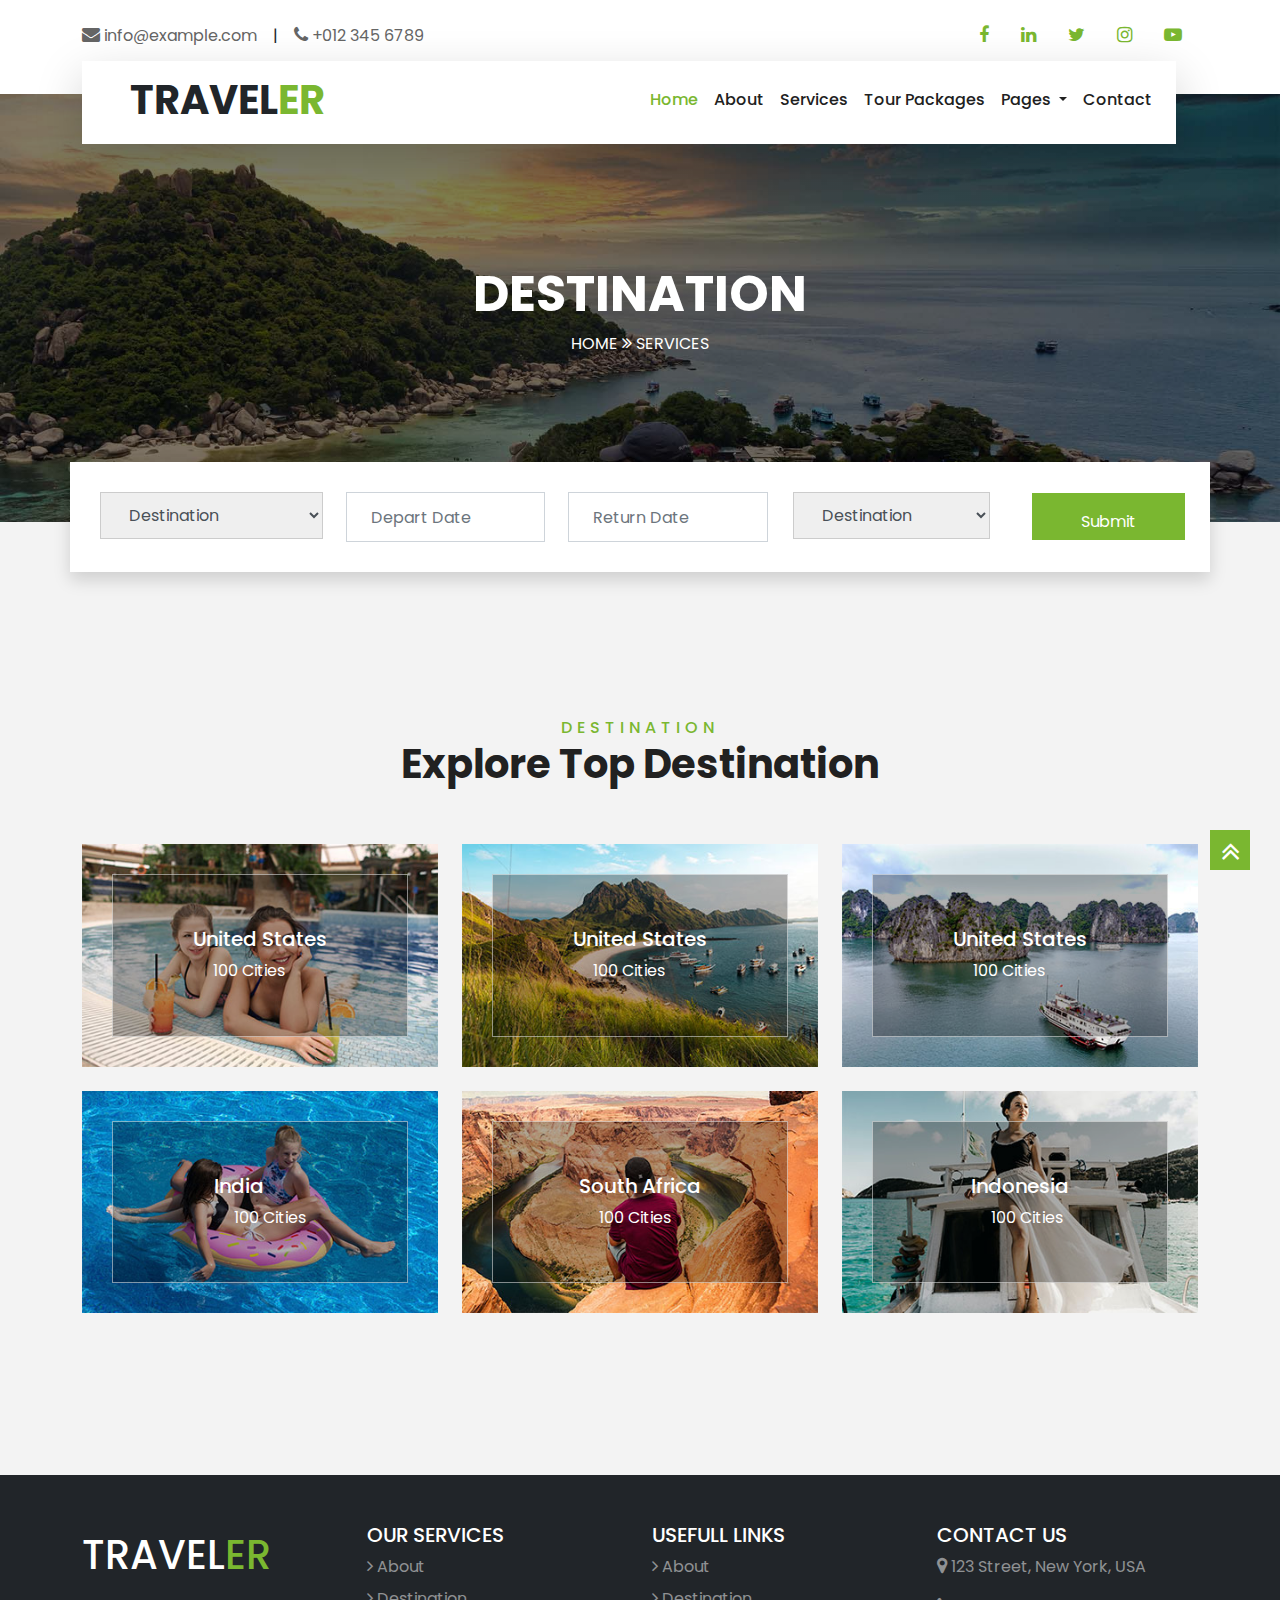
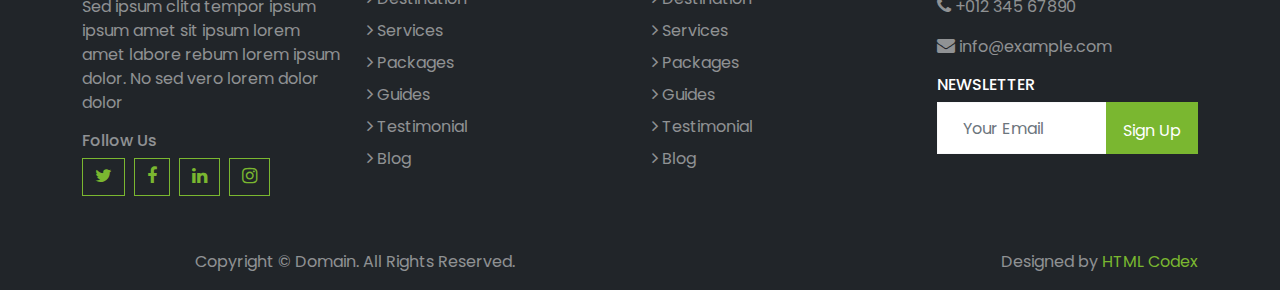
<file: destination.html>
<!DOCTYPE html>
<html lang="en">

<head>
    <meta charset="UTF-8">
    <meta http-equiv="X-UA-Compatible" content="IE=edge">
    <meta name="viewport" content="width=device-width, initial-scale=1.0">
    <title>travel</title>
    <link href="https://fonts.googleapis.com/css2?family=Poppins:wght@400;500;600;700&display=swap" rel="stylesheet">
    <link rel="stylesheet" href="css/bootstrap.css">
    <link rel="stylesheet" href="css/font-awesome.css">
    <link rel="stylesheet" href="css/owl.carousel.css">
    <link rel="stylesheet" href="css/bootstrap-datepicker.css">
    <link rel="stylesheet" href="css/owl.theme.default.css">
    <link rel="stylesheet" href="css/style.css">
</head>

<body>
    <!-- Top Bar -->
    <div class="header">
        <div class="container-fluid">
            <div class="head">
                <div class="container">
                    <div class="row">
                        <div class="col-lg-6 text-left">
                            <div class="book-info">
                                <p><i class="fa fa-envelope" aria-hidden="true"></i> info@example.com</p>
                                <p class="text-body">|</p>
                                <p><i class="fa fa-phone" aria-hidden="true"></i> +012 345 6789</p>
                            </div>
                        </div>
                        <div class="col-lg-6 text-end">
                            <div class="social-icons">
                                <ul>
                                    <li><a href="#"><i class="fa fa-facebook"></i></a></li>
                                    <li><a href="#"><i class="fa fa-linkedin"></i></a></li>
                                    <li><a href="#"><i class="fa fa-twitter" aria-hidden="true"></i></a></li>
                                    <li><a href="#"><i class="fa fa-instagram" aria-hidden="true"></i></a></li>
                                    <li><a href="#"><i class="fa fa-youtube-play" aria-hidden="true"></i></a></li>
                                </ul>
                            </div>
                        </div>
                    </div>
                </div>
            </div>
        </div>
    </div>
    <!-- Top Bar: the end -->
    <div class="Menu">
        <div class="container">
            <div class="row">
                <div class="col-lg-12 nav-bar">
                    <nav class="navbar navbar-expand-lg bg-light p-0">
                        <div class="container-fluid">
                            <a class="navbar-brand" href="#">
                                <h1 class="m-0 text-primary"><span class="text-dark">TRAVEL</span>ER</h1>
                            </a>
                            <button class="navbar-toggler" type="button" data-bs-toggle="collapse"
                                data-bs-target="#navbarSupportedContent" aria-controls="navbarSupportedContent"
                                aria-expanded="false" aria-label="Toggle navigation">
                                <span class="navbar-toggler-icon"></span>
                            </button>
                            <div class="collapse navbar-collapse justify-content-end" id="navbarSupportedContent">
                                <ul class="navbar-nav ">
                                    <li class="nav-item">
                                        <a class="nav-link active" aria-current="page" href="index.html">Home</a>
                                    </li>
                                    <li class="nav-item">
                                        <a class="nav-link" href="About.html">About</a>
                                    </li>
                                    <li class="nav-item">
                                        <a class="nav-link" href="Service.html">Services</a>
                                    </li>
                                    <li class="nav-item">
                                        <a class="nav-link" href="Packages.html">Tour Packages</a>
                                    </li>
                                    <li class="nav-item dropdown">
                                        <a class="nav-link dropdown-toggle" href="#" role="button"
                                            data-bs-toggle="dropdown" aria-expanded="false">
                                            Pages
                                        </a>
                                        <ul class="dropdown-menu">
                                            <a href="blog.html" class="dropdown-item">Blog Grid</a>
                                            <a href="single.html" class="dropdown-item">Blog Detail</a>
                                            <a href="destination.html" class="dropdown-item">Destination</a>
                                            <a href="guide.html" class="dropdown-item">Travel Guides</a>
                                            <a href="testimonial.html" class="dropdown-item">Testimonial</a>
                                        </ul>
                                    </li>
                                    <li class="nav-item">
                                        <a class="nav-link" href="Contact.html">Contact</a>
                                    </li>
                                </ul>
                            </div>
                        </div>
                    </nav>
                </div>
            </div>
        </div>
    </div>
    <!--Menu: the end  -->
    <section class="slider">
        <div class="single-slider">
            <div class="container-fluid">
                <div class="Banner d-flex flex-column align-items-center justify-content-center">
                    <div class="row">
                        <div class="col-sm-12">
                            <div class="Banner-content text-center">
                                <h1 class="text-white text-uppercase">Destination</h1>
                                <p class="text-center">
                                    <a href="index.html" class="text-white text-uppercase">Home</a>
                                    <i class="fa fa-angle-double-right text-white" aria-hidden="true"></i>
                                    <span class="text-white text-uppercase">Services</span>
                                </p>
                            </div>
                        </div>
                    </div>
                </div>
            </div>
        </div>
    </section>
    <!-- slider section : the end -->
    <!-- Booking Start -->
    <div class="Booking">
        <div class="container bg-white shadow">
            <div class="row align-items-center" style="min-height: 60px;">
                <div class="col-md-10 d-flex " style="padding:30px;">
                    <div class="col-md-3">
                        <div class="form-group bg-light">
                            <div class="mb-3 mb-md-0">
                                <select class="custom-select px-4" style="height: 47px;">
                                    <option selected>Destination</option>
                                    <option value="1">Destination 1</option>
                                    <option value="2">Destination 1</option>
                                    <option value="3">Destination 1</option>
                                </select>
                            </div>
                        </div>
                    </div>

                    <div class='col-md-3'>
                        <div class='input-group date' id='startDate'>
                            <span class="input-group-addon input-group-text"><span class="startDate"></span>
                            </span>
                            <div class="date" id="date1" data-target-input="nearest">
                                <input type="text" class="form-control p-4 datetimepicker-input"
                                    placeholder="Depart Date" data-target="#date1" data-toggle="datetimepicker" />
                            </div>
                        </div>
                    </div>

                    <div class='col-md-3'>
                        <div class='input-group date' id='startEnd'>
                            <span class="input-group-addon input-group-text"><span class="startEnd"></span>
                            </span>
                            <div class="date" id="date1" data-target-input="nearest">
                                <input type="text" class="form-control p-4 datetimepicker-input"
                                    placeholder="Return Date" data-target="#date1" data-toggle="datetimepicker" />
                            </div>
                        </div>

                    </div>
                    <div class="col-md-3">
                        <div class="destend mb-md-0 ml-3">
                            <select class="custom-select px-4" style="height: 47px;">
                                <option selected>Destination</option>
                                <option value="1">Destination 1</option>
                                <option value="2">Destination 1</option>
                                <option value="3">Destination 1</option>
                            </select>
                        </div>
                    </div>
                </div>
                <div class="col-md-2">
                    <button class="btn btn-primary btn-block" type="submit" style="height: 47px; margin-top: -2px;">Submit</button>
                </div>
            </div>
        </div>
    </div>
    <!-- Booking the end -->
    <!-- Destination start -->
    <div class="Destination">
        <div class="container">
            <div class="row">
                <div class="col-lg-12">
                    <div class="heading text-center">
                        <span>DESTINATION</span>
                        <h2>Explore Top Destination</h2>
                    </div>
                </div>
            </div>
            <div class="row">
                <div class="col-lg-4 col-md-6">
                    <div class="destination-item position-relative  overflow-hidden mb-4">
                        <img class="img-fluid" src="image/destination-1.jpg" alt="">
                        <div class="destination-overlay text-white">
                            <a href="" class="text-white">
                                <h5 class="text-white">United States</h5>
                                <span>100 Cities</span>
                            </a>
                        </div>
                    </div>
                </div>
                <div class="col-lg-4 col-md-6">
                    <div class="destination-item position-relative overflow-hidden mb-4">
                        <img class="img-fluid" src="image/destination-2.jpg" alt="">
                        <div class="destination-overlay">
                            <a href="" class="text-white">
                                <h5 class="text-white">United States</h5>
                                <span>100 Cities</span>
                            </a>
                        </div>
                    </div>
                </div>
                <div class="col-lg-4 col-md-6">
                    <div class="destination-item position-relative overflow-hidden mb-4">
                        <img class="img-fluid" src="image/destination-3.jpg" alt="">
                        <div class="destination-overlay">
                            <a href="" class="text-white">
                                <h5 class="text-white">United States</h5>
                                <span>100 Cities</span>
                            </a>
                        </div>
                    </div>
                </div>
                <div class="col-lg-4 col-md-6">
                    <div class="destination-item position-relative overflow-hidden mb-4">
                        <img class="img-fluid" src="image/destination-4.jpg" alt="">
                        <div class="destination-overlay">
                            <a href="" class="text-white">
                                <h5 class="text-white">India</h5>
                                <span>100 Cities</span>
                            </a>
                        </div>
                    </div>
                </div>
                <div class="col-lg-4 col-md-6">
                    <div class="destination-item position-relative overflow-hidden mb-4">
                        <img class="img-fluid" src="image/destination-5.jpg" alt="">
                        <div class="destination-overlay">
                            <a href="" class="text-white">
                                <h5 class="text-white">South Africa</h5>
                                <span>100 Cities</span>
                            </a>
                        </div>
                    </div>
                </div>
                <div class="col-lg-4 col-md-6">
                    <div class="destination-item position-relative overflow-hidden mb-4">
                        <img class="img-fluid" src="image/destination-6.jpg" alt="">
                        <div class="destination-overlay">
                            <a href="" class="text-white">
                                <h5 class="text-white">Indonesia</h5>
                                <span>100 Cities</span>
                            </a>
                        </div>
                    </div>
                </div>
            </div>
        </div>
    </div>
    <!-- Destination : the end -->
    <!-- Footer :start -->
    <div class="footer bg-dark text-white-50 py-5 px-sm-3 px-lg-5" style="margin-top:90px;">
        <div class="container">
            <div class="row">
                <div class="col-lg-3 col-md-6">
                    <a href="" class="navbar">
                        <h1 class="text-white">TRAVEL<span class="text-primary">ER</span></h1>
                    </a>
                    <p class="text-white-50">Sed ipsum clita tempor ipsum ipsum amet sit ipsum lorem amet labore
                        rebum
                        lorem ipsum dolor.
                        No
                        sed vero lorem dolor dolor</p>
                    <h6 class="text-white-50">Follow Us</h6>
                    <div class=" icons">
                        <a href="#" class="btn btn-outline-primary btn-square mr-2"><i class="fa fa-twitter"></i></a>
                        <a href="#" class="btn btn-outline-primary btn-square mr-2"><i class="fa fa-facebook-f"></i></a>
                        <a href="#" class="btn btn-outline-primary btn-square mr-2"><i class="fa fa-linkedin"></i></a>
                        <a href="#" class="btn btn-outline-primary btn-square mr-2"><i class="fa fa-instagram"></i></a>
                    </div>
                </div>
                <div class="col-lg-3 col-md-6">
                    <h5 class="text-white text-uppercase">Our Services</h5>
                    <div class=" Usefull-link d-flex flex-column justify-content-start">
                        <a href="" class="text-white-50"> <i class="fa fa-angle-right text-white-50"></i>
                            About</a>
                        <a href="" class="text-white-50"> <i class="fa fa-angle-right text-white-50"></i>
                            Destination</a>
                        <a href="" class="text-white-50"> <i class="fa fa-angle-right text-white-50"></i>
                            Services</a>
                        <a href="" class="text-white-50"> <i class="fa fa-angle-right text-white-50"></i>
                            Packages</a>
                        <a href="" class="text-white-50"> <i class="fa fa-angle-right text-white-50"></i>
                            Guides</a>
                        <a href="" class="text-white-50"> <i class="fa fa-angle-right text-white-50"></i>
                            Testimonial</a>
                        <a href="" class="text-white-50"> <i class="fa fa-angle-right text-white-50"></i>
                            Blog</a>
                    </div>
                </div>
                <div class="col-lg-3 col-md-6">
                    <h5 class="text-white">USEFULL LINKS</h5>
                    <div class="Usefull-link d-flex flex-column justify-content-start">
                        <a href="" class="text-white-50"> <i class="fa fa-angle-right text-white-50"></i>
                            About</a>
                        <a href="" class="text-white-50"> <i class="fa fa-angle-right text-white-50"></i>
                            Destination</a>
                        <a href="" class="text-white-50"> <i class="fa fa-angle-right text-white-50"></i>
                            Services</a>
                        <a href="" class="text-white-50"> <i class="fa fa-angle-right text-white-50"></i>
                            Packages</a>
                        <a href="" class="text-white-50"> <i class="fa fa-angle-right text-white-50"></i>
                            Guides</a>
                        <a href="" class="text-white-50"> <i class="fa fa-angle-right text-white-50"></i>
                            Testimonial</a>
                        <a href="" class="text-white-50"> <i class="fa fa-angle-right text-white-50"></i>
                            Blog</a>
                    </div>
                </div>
                <div class="col-lg-3 col-md-6 mb-5">
                    <h5 class="text-white text-uppercase">Contact Us</h5>
                    <p class="text-white-50"><i class="fa fa-map-marker text-white-50"></i> 123 Street, New
                        York, USA
                    </p>
                    <p class="text-white-50"><i class="fa fa-phone text-white-50"></i> +012 345 67890</p>
                    <p class="text-white-50"><i class="fa fa-envelope text-white-50"></i> info@example.com</p>
                    <h6 class="text-white text-uppercase">Newsletter</h6>
                    <div class="w-100">
                        <div class="input-group">
                            <input type="text" class="form-control border-light bg-white" style="padding: 25px;"
                                placeholder="Your Email">
                            <div class="input-group-append">
                                <button class="btn btn-primary px-3">Sign Up</button>
                            </div>
                        </div>
                    </div>
                </div>
            </div>
        </div>
    </div>
    <!-- Footer : the end -->
    <!-- copyright start -->
    <div class="copyright bg-dark">
        <div class="container">
            <div class="row">
                <div class="col-lg-6 text-center text-md-left mb-3 mb-md-0">
                    <p class="text-white-50">Copyright &copy; <a href="#" class="text-white-50">Domain</a>. All
                        Rights
                        Reserved.</a>
                    </p>
                </div>
                <div class="col-lg-6">
                    <p class="link text-white-50">Designed by <a href="https://htmlcodex.com" class="text-primary">HTML
                            Codex</a>
                    </p>
                </div>
            </div>
        </div>
        <div id="scroll-Top">
            <i class="fa fa-angle-double-up return-to-top" id="scroll-top" data-toggle="tooltip" data-placement="top"
                title="" data-original-title="Back to Top" aria-hidden="true"></i>
        </div>
    </div>
    <!-- copyright the end -->
    <!-- javascript library -->
    <script src="js/jquery.js"></script>
    <script src="js/bootstrap.js"></script>
    <script src="js/bootstrap-datepicker.js"></script>
    <script src="js/owl.carousel.js"></script>
    <script src="js/main.js"></script>
</body>
</file>
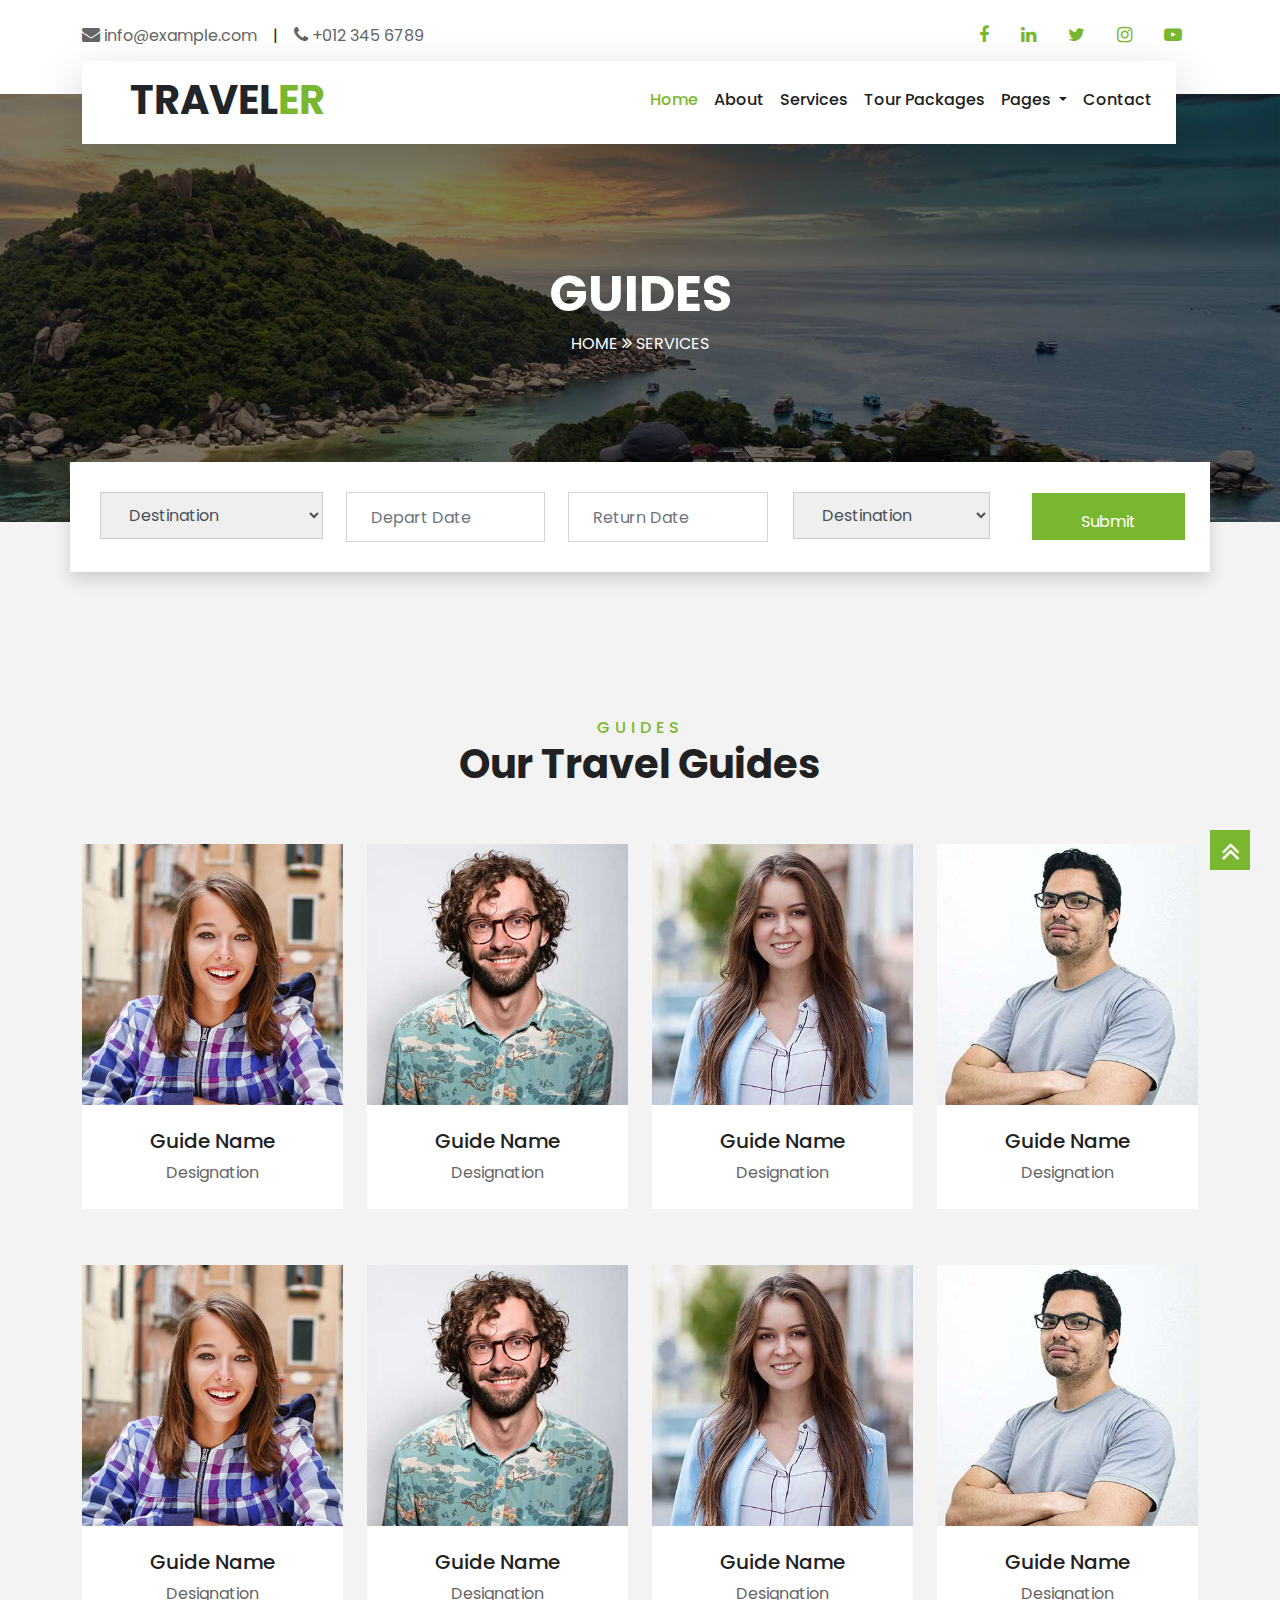
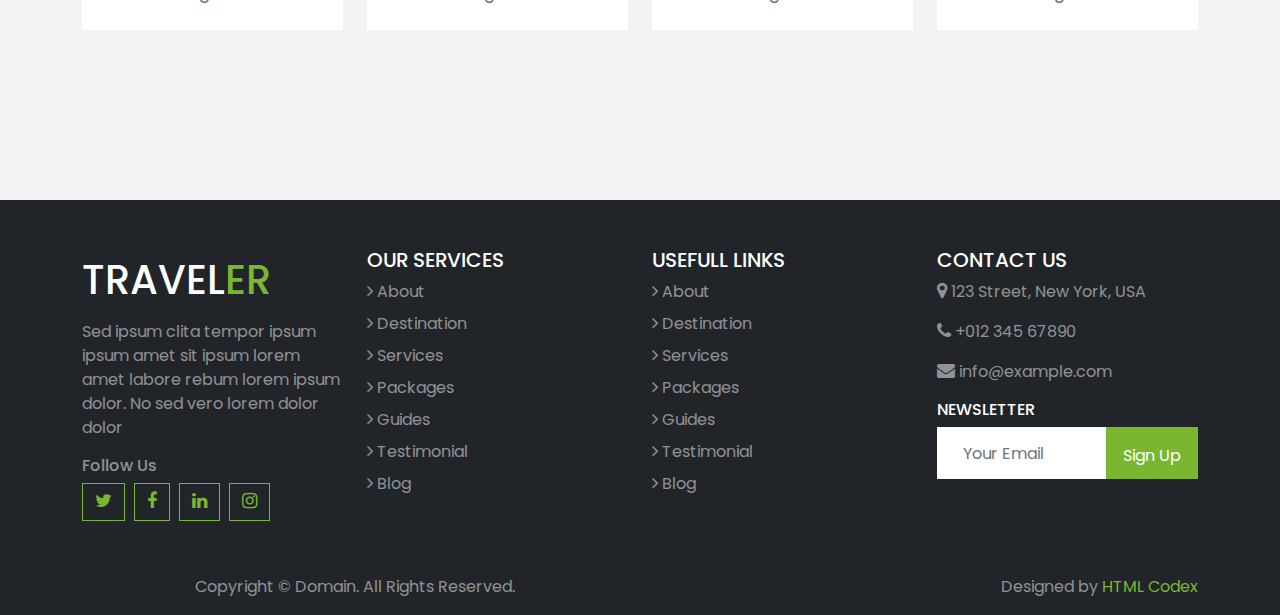
<file: guide.html>
<!DOCTYPE html>
<html lang="en">

<head>
    <meta charset="UTF-8">
    <meta http-equiv="X-UA-Compatible" content="IE=edge">
    <meta name="viewport" content="width=device-width, initial-scale=1.0">
    <title>travel</title>
    <link href="https://fonts.googleapis.com/css2?family=Poppins:wght@400;500;600;700&display=swap" rel="stylesheet">
    <link rel="stylesheet" href="css/bootstrap.css">
    <link rel="stylesheet" href="css/font-awesome.css">
    <link rel="stylesheet" href="css/owl.carousel.css">
    <link rel="stylesheet" href="css/bootstrap-datepicker.css">
    <link rel="stylesheet" href="css/owl.theme.default.css">
    <link rel="stylesheet" href="css/style.css">
</head>

<body>
    <!-- Top Bar -->
    <div class="header">
        <div class="container-fluid">
            <div class="head">
                <div class="container">
                    <div class="row">
                        <div class="col-lg-6 text-left">
                            <div class="book-info">
                                <p><i class="fa fa-envelope" aria-hidden="true"></i> info@example.com</p>
                                <p class="text-body">|</p>
                                <p><i class="fa fa-phone" aria-hidden="true"></i> +012 345 6789</p>
                            </div>
                        </div>
                        <div class="col-lg-6 text-end">
                            <div class="social-icons">
                                <ul>
                                    <li><a href="#"><i class="fa fa-facebook"></i></a></li>
                                    <li><a href="#"><i class="fa fa-linkedin"></i></a></li>
                                    <li><a href="#"><i class="fa fa-twitter" aria-hidden="true"></i></a></li>
                                    <li><a href="#"><i class="fa fa-instagram" aria-hidden="true"></i></a></li>
                                    <li><a href="#"><i class="fa fa-youtube-play" aria-hidden="true"></i></a></li>
                                </ul>
                            </div>
                        </div>
                    </div>
                </div>
            </div>
        </div>
    </div>
    <!-- Top Bar: the end -->
    <div class="Menu">
        <div class="container">
            <div class="row">
                <div class="col-lg-12 nav-bar">
                    <nav class="navbar navbar-expand-lg bg-light p-0">
                        <div class="container-fluid">
                            <a class="navbar-brand" href="#">
                                <h1 class="m-0 text-primary"><span class="text-dark">TRAVEL</span>ER</h1>
                            </a>
                            <button class="navbar-toggler" type="button" data-bs-toggle="collapse"
                                data-bs-target="#navbarSupportedContent" aria-controls="navbarSupportedContent"
                                aria-expanded="false" aria-label="Toggle navigation">
                                <span class="navbar-toggler-icon"></span>
                            </button>
                            <div class="collapse navbar-collapse justify-content-end" id="navbarSupportedContent">
                                <ul class="navbar-nav ">
                                    <li class="nav-item">
                                        <a class="nav-link active" aria-current="page" href="index.html">Home</a>
                                    </li>
                                    <li class="nav-item">
                                        <a class="nav-link" href="About.html">About</a>
                                    </li>
                                    <li class="nav-item">
                                        <a class="nav-link" href="Service.html">Services</a>
                                    </li>
                                    <li class="nav-item">
                                        <a class="nav-link" href="Packages.html">Tour Packages</a>
                                    </li>
                                    <li class="nav-item dropdown">
                                        <a class="nav-link dropdown-toggle" href="#" role="button"
                                            data-bs-toggle="dropdown" aria-expanded="false">
                                            Pages
                                        </a>
                                        <ul class="dropdown-menu">
                                            <a href="blog.html" class="dropdown-item">Blog Grid</a>
                                            <a href="single.html" class="dropdown-item">Blog Detail</a>
                                            <a href="destination.html" class="dropdown-item">Destination</a>
                                            <a href="guide.html" class="dropdown-item">Travel Guides</a>
                                            <a href="testimonial.html" class="dropdown-item">Testimonial</a>
                                        </ul>
                                    </li>
                                    <li class="nav-item">
                                        <a class="nav-link" href="Contact.html">Contact</a>
                                    </li>
                                </ul>
                            </div>
                        </div>
                    </nav>
                </div>
            </div>
        </div>
    </div>
    <!--Menu: the end  -->
    <section class="slider">
        <div class="single-slider">
            <div class="container-fluid">
                <div class="Banner d-flex flex-column align-items-center justify-content-center">
                    <div class="row">
                        <div class="col-sm-12">
                            <div class="Banner-content text-center">
                                <h1 class="text-white text-uppercase">GUIDES</h1>
                                <p class="text-center">
                                    <a href="index.html" class="text-white text-uppercase">Home</a>
                                    <i class="fa fa-angle-double-right text-white" aria-hidden="true"></i>
                                    <span class="text-white text-uppercase">Services</span>
                                </p>
                            </div>
                        </div>
                    </div>
                </div>
            </div>
        </div>
    </section>
    <!-- slider section : the end -->
    <!-- Booking Start -->
    <div class="Booking">
        <div class="container bg-white shadow">
            <div class="row align-items-center" style="min-height: 60px;">
                <div class="col-md-10 d-flex " style="padding:30px;">
                    <div class="col-md-3">
                        <div class="form-group bg-light">
                            <div class="mb-3 mb-md-0">
                                <select class="custom-select px-4" style="height: 47px;">
                                    <option selected>Destination</option>
                                    <option value="1">Destination 1</option>
                                    <option value="2">Destination 1</option>
                                    <option value="3">Destination 1</option>
                                </select>
                            </div>
                        </div>
                    </div>

                    <div class='col-md-3'>
                        <div class='input-group date' id='startDate'>
                            <span class="input-group-addon input-group-text"><span class="startDate"></span>
                            </span>
                            <div class="date" id="date1" data-target-input="nearest">
                                <input type="text" class="form-control p-4 datetimepicker-input"
                                    placeholder="Depart Date" data-target="#date1" data-toggle="datetimepicker" />
                            </div>
                        </div>
                    </div>

                    <div class='col-md-3'>
                        <div class='input-group date' id='startEnd'>
                            <span class="input-group-addon input-group-text"><span class="startEnd"></span>
                            </span>
                            <div class="date" id="date1" data-target-input="nearest">
                                <input type="text" class="form-control p-4 datetimepicker-input"
                                    placeholder="Return Date" data-target="#date1" data-toggle="datetimepicker" />
                            </div>
                        </div>

                    </div>
                    <div class="col-md-3">
                        <div class="destend mb-md-0 ml-3">
                            <select class="custom-select px-4" style="height: 47px;">
                                <option selected>Destination</option>
                                <option value="1">Destination 1</option>
                                <option value="2">Destination 1</option>
                                <option value="3">Destination 1</option>
                            </select>
                        </div>
                    </div>
                </div>
                <div class="col-md-2">
                    <button class="btn btn-primary btn-block" type="submit" style="height: 47px; margin-top: -2px;">Submit</button>
                </div>
            </div>
        </div>
    </div>
    <!-- Booking the end -->
    <!-- Team : start -->
    <div class="team">
        <div class="container">
            <div class="row">
                <div class="col-lg-12 text-center">
                    <div class="heading text-center">
                        <span>GUIDES</span>
                        <h2>Our Travel Guides</h2>
                    </div>
                </div>
            </div>
            <div class="row">
                <div class="col-lg-3 col-md-4 col-sm-6 pb-2">
                    <div class="team-item bg-white mb-4">
                        <div class="team-img position-relative overflow-hidden">
                            <img class="img-fluid w-100" src="image/team-1.jpg" alt="">
                            <div class="team-social">
                                <a class="btn btn-outline-primary btn-square" href=""><i class="fa fa-twitter"></i></a>
                                <a class="btn btn-outline-primary btn-square" href=""><i
                                        class="fa fa-facebook-f"></i></a>
                                <a class="btn btn-outline-primary btn-square" href=""><i
                                        class="fa fa-instagram"></i></a>
                                <a class="btn btn-outline-primary btn-square" href=""><i class="fa fa-linkedin"></i></a>
                            </div>
                        </div>
                        <div class="text-center py-4">
                            <h5 class="text-truncate">Guide Name</h5>
                            <p class="m-0 text-center">Designation</p>
                        </div>
                    </div>
                </div>
                <div class="col-lg-3 col-md-4 col-sm-6 pb-2">
                    <div class="team-item bg-white mb-4">
                        <div class="team-img position-relative overflow-hidden">
                            <img class="img-fluid w-100" src="image/team-2.jpg" alt="">
                            <div class="team-social">
                                <a class="btn btn-outline-primary btn-square" href=""><i class="fa fa-twitter"></i></a>
                                <a class="btn btn-outline-primary btn-square" href=""><i
                                        class="fa fa-facebook-f"></i></a>
                                <a class="btn btn-outline-primary btn-square" href=""><i
                                        class="fa fa-instagram"></i></a>
                                <a class="btn btn-outline-primary btn-square" href=""><i class="fa fa-linkedin"></i></a>
                            </div>
                        </div>
                        <div class="text-center py-4">
                            <h5 class="text-truncate">Guide Name</h5>
                            <p class="m-0 text-center">Designation</p>
                        </div>
                    </div>
                </div>
                <div class="col-lg-3 col-md-4 col-sm-6 pb-2">
                    <div class="team-item bg-white mb-4">
                        <div class="team-img position-relative overflow-hidden">
                            <img class="img-fluid w-100" src="image/team-3.jpg" alt="">
                            <div class="team-social">
                                <a class="btn btn-outline-primary btn-square" href=""><i class="fa fa-twitter"></i></a>
                                <a class="btn btn-outline-primary btn-square" href=""><i
                                        class="fa fa-facebook-f"></i></a>
                                <a class="btn btn-outline-primary btn-square" href=""><i
                                        class="fa fa-instagram"></i></a>
                                <a class="btn btn-outline-primary btn-square" href=""><i class="fa fa-linkedin"></i></a>
                            </div>
                        </div>
                        <div class="text-center py-4">
                            <h5 class="text-truncate">Guide Name</h5>
                            <p class="m-0 text-center">Designation</p>
                        </div>
                    </div>
                </div>
                <div class="col-lg-3 col-md-4 col-sm-6 pb-2">
                    <div class="team-item bg-white mb-4">
                        <div class="team-img position-relative overflow-hidden">
                            <img class="img-fluid w-100" src="image/team-4.jpg" alt="">
                            <div class="team-social">
                                <a class="btn btn-outline-primary btn-square" href=""><i class="fa fa-twitter"></i></a>
                                <a class="btn btn-outline-primary btn-square" href=""><i
                                        class="fa fa-facebook-f"></i></a>
                                <a class="btn btn-outline-primary btn-square" href=""><i
                                        class="fa fa-instagram"></i></a>
                                <a class="btn btn-outline-primary btn-square" href=""><i class="fa fa-linkedin"></i></a>
                            </div>
                        </div>
                        <div class="text-center py-4">
                            <h5 class="text-truncate">Guide Name</h5>
                            <p class="m-0 text-center">Designation</p>
                        </div>
                    </div>
                </div>
            </div>
            <div class="team-guide mt-4">
                <div class="row">
                    <div class="col-lg-3 col-md-4 col-sm-6 pb-2">
                        <div class="team-item bg-white mb-4">
                            <div class="team-img position-relative overflow-hidden">
                                <img class="img-fluid w-100" src="image/team-1.jpg" alt="">
                                <div class="team-social">
                                    <a class="btn btn-outline-primary btn-square" href=""><i
                                            class="fa fa-twitter"></i></a>
                                    <a class="btn btn-outline-primary btn-square" href=""><i
                                            class="fa fa-facebook-f"></i></a>
                                    <a class="btn btn-outline-primary btn-square" href=""><i
                                            class="fa fa-instagram"></i></a>
                                    <a class="btn btn-outline-primary btn-square" href=""><i
                                            class="fa fa-linkedin"></i></a>
                                </div>
                            </div>
                            <div class="text-center py-4">
                                <h5 class="text-truncate">Guide Name</h5>
                                <p class="m-0 text-center">Designation</p>
                            </div>
                        </div>
                    </div>
                    <div class="col-lg-3 col-md-4 col-sm-6 pb-2">
                        <div class="team-item bg-white mb-4">
                            <div class="team-img position-relative overflow-hidden">
                                <img class="img-fluid w-100" src="image/team-2.jpg" alt="">
                                <div class="team-social">
                                    <a class="btn btn-outline-primary btn-square" href=""><i
                                            class="fa fa-twitter"></i></a>
                                    <a class="btn btn-outline-primary btn-square" href=""><i
                                            class="fa fa-facebook-f"></i></a>
                                    <a class="btn btn-outline-primary btn-square" href=""><i
                                            class="fa fa-instagram"></i></a>
                                    <a class="btn btn-outline-primary btn-square" href=""><i
                                            class="fa fa-linkedin"></i></a>
                                </div>
                            </div>
                            <div class="text-center py-4">
                                <h5 class="text-truncate">Guide Name</h5>
                                <p class="m-0 text-center">Designation</p>
                            </div>
                        </div>
                    </div>
                    <div class="col-lg-3 col-md-4 col-sm-6 pb-2">
                        <div class="team-item bg-white mb-4">
                            <div class="team-img position-relative overflow-hidden">
                                <img class="img-fluid w-100" src="image/team-3.jpg" alt="">
                                <div class="team-social">
                                    <a class="btn btn-outline-primary btn-square" href=""><i
                                            class="fa fa-twitter"></i></a>
                                    <a class="btn btn-outline-primary btn-square" href=""><i
                                            class="fa fa-facebook-f"></i></a>
                                    <a class="btn btn-outline-primary btn-square" href=""><i
                                            class="fa fa-instagram"></i></a>
                                    <a class="btn btn-outline-primary btn-square" href=""><i
                                            class="fa fa-linkedin"></i></a>
                                </div>
                            </div>
                            <div class="text-center py-4">
                                <h5 class="text-truncate">Guide Name</h5>
                                <p class="m-0 text-center">Designation</p>
                            </div>
                        </div>
                    </div>
                    <div class="col-lg-3 col-md-4 col-sm-6 pb-2">
                        <div class="team-item bg-white mb-4">
                            <div class="team-img position-relative overflow-hidden">
                                <img class="img-fluid w-100" src="image/team-4.jpg" alt="">
                                <div class="team-social">
                                    <a class="btn btn-outline-primary btn-square" href=""><i
                                            class="fa fa-twitter"></i></a>
                                    <a class="btn btn-outline-primary btn-square" href=""><i
                                            class="fa fa-facebook-f"></i></a>
                                    <a class="btn btn-outline-primary btn-square" href=""><i
                                            class="fa fa-instagram"></i></a>
                                    <a class="btn btn-outline-primary btn-square" href=""><i
                                            class="fa fa-linkedin"></i></a>
                                </div>
                            </div>
                            <div class="text-center py-4">
                                <h5 class="text-truncate">Guide Name</h5>
                                <p class="m-0 text-center">Designation</p>
                            </div>
                        </div>
                    </div>
                </div>
            </div>
        </div>
    </div>
    <!-- Team : the end -->
    <!-- Footer :start -->
    <div class="footer bg-dark text-white-50 py-5 px-sm-3 px-lg-5" style="margin-top:90px;">
        <div class="container">
            <div class="row">
                <div class="col-lg-3 col-md-6">
                    <a href="" class="navbar">
                        <h1 class="text-white">TRAVEL<span class="text-primary">ER</span></h1>
                    </a>
                    <p class="text-white-50">Sed ipsum clita tempor ipsum ipsum amet sit ipsum lorem amet labore
                        rebum
                        lorem ipsum dolor.
                        No
                        sed vero lorem dolor dolor</p>
                    <h6 class="text-white-50">Follow Us</h6>
                    <div class=" icons">
                        <a href="#" class="btn btn-outline-primary btn-square mr-2"><i class="fa fa-twitter"></i></a>
                        <a href="#" class="btn btn-outline-primary btn-square mr-2"><i class="fa fa-facebook-f"></i></a>
                        <a href="#" class="btn btn-outline-primary btn-square mr-2"><i class="fa fa-linkedin"></i></a>
                        <a href="#" class="btn btn-outline-primary btn-square mr-2"><i class="fa fa-instagram"></i></a>
                    </div>
                </div>
                <div class="col-lg-3 col-md-6">
                    <h5 class="text-white text-uppercase">Our Services</h5>
                    <div class=" Usefull-link d-flex flex-column justify-content-start">
                        <a href="" class="text-white-50"> <i class="fa fa-angle-right text-white-50"></i>
                            About</a>
                        <a href="" class="text-white-50"> <i class="fa fa-angle-right text-white-50"></i>
                            Destination</a>
                        <a href="" class="text-white-50"> <i class="fa fa-angle-right text-white-50"></i>
                            Services</a>
                        <a href="" class="text-white-50"> <i class="fa fa-angle-right text-white-50"></i>
                            Packages</a>
                        <a href="" class="text-white-50"> <i class="fa fa-angle-right text-white-50"></i>
                            Guides</a>
                        <a href="" class="text-white-50"> <i class="fa fa-angle-right text-white-50"></i>
                            Testimonial</a>
                        <a href="" class="text-white-50"> <i class="fa fa-angle-right text-white-50"></i>
                            Blog</a>
                    </div>
                </div>
                <div class="col-lg-3 col-md-6">
                    <h5 class="text-white">USEFULL LINKS</h5>
                    <div class="Usefull-link d-flex flex-column justify-content-start">
                        <a href="" class="text-white-50"> <i class="fa fa-angle-right text-white-50"></i>
                            About</a>
                        <a href="" class="text-white-50"> <i class="fa fa-angle-right text-white-50"></i>
                            Destination</a>
                        <a href="" class="text-white-50"> <i class="fa fa-angle-right text-white-50"></i>
                            Services</a>
                        <a href="" class="text-white-50"> <i class="fa fa-angle-right text-white-50"></i>
                            Packages</a>
                        <a href="" class="text-white-50"> <i class="fa fa-angle-right text-white-50"></i>
                            Guides</a>
                        <a href="" class="text-white-50"> <i class="fa fa-angle-right text-white-50"></i>
                            Testimonial</a>
                        <a href="" class="text-white-50"> <i class="fa fa-angle-right text-white-50"></i>
                            Blog</a>
                    </div>
                </div>
                <div class="col-lg-3 col-md-6 mb-5">
                    <h5 class="text-white text-uppercase">Contact Us</h5>
                    <p class="text-white-50"><i class="fa fa-map-marker text-white-50"></i> 123 Street, New
                        York, USA
                    </p>
                    <p class="text-white-50"><i class="fa fa-phone text-white-50"></i> +012 345 67890</p>
                    <p class="text-white-50"><i class="fa fa-envelope text-white-50"></i> info@example.com</p>
                    <h6 class="text-white text-uppercase">Newsletter</h6>
                    <div class="w-100">
                        <div class="input-group">
                            <input type="text" class="form-control border-light bg-white" style="padding: 25px;"
                                placeholder="Your Email">
                            <div class="input-group-append">
                                <button class="btn btn-primary px-3">Sign Up</button>
                            </div>
                        </div>
                    </div>
                </div>
            </div>
        </div>
    </div>
    <!-- Footer : the end -->
    <!-- copyright start -->
    <div class="copyright bg-dark">
        <div class="container">
            <div class="row">
                <div class="col-lg-6 text-center text-md-left mb-3 mb-md-0">
                    <p class="text-white-50">Copyright &copy; <a href="#" class="text-white-50">Domain</a>. All
                        Rights
                        Reserved.</a>
                    </p>
                </div>
                <div class="col-lg-6">
                    <p class="link text-white-50">Designed by <a href="https://htmlcodex.com" class="text-primary">HTML
                            Codex</a>
                    </p>
                </div>
            </div>
        </div>
        <div id="scroll-Top">
            <i class="fa fa-angle-double-up return-to-top" id="scroll-top" data-toggle="tooltip" data-placement="top"
                title="" data-original-title="Back to Top" aria-hidden="true"></i>
        </div>
    </div>
    <!-- copyright the end -->
    <!-- javascript library -->
    <script src="js/jquery.js"></script>
    <script src="js/bootstrap.js"></script>
    <script src="js/bootstrap-datepicker.js"></script>
    <script src="js/owl.carousel.js"></script>
    <script src="js/main.js"></script>
</body>
</file>
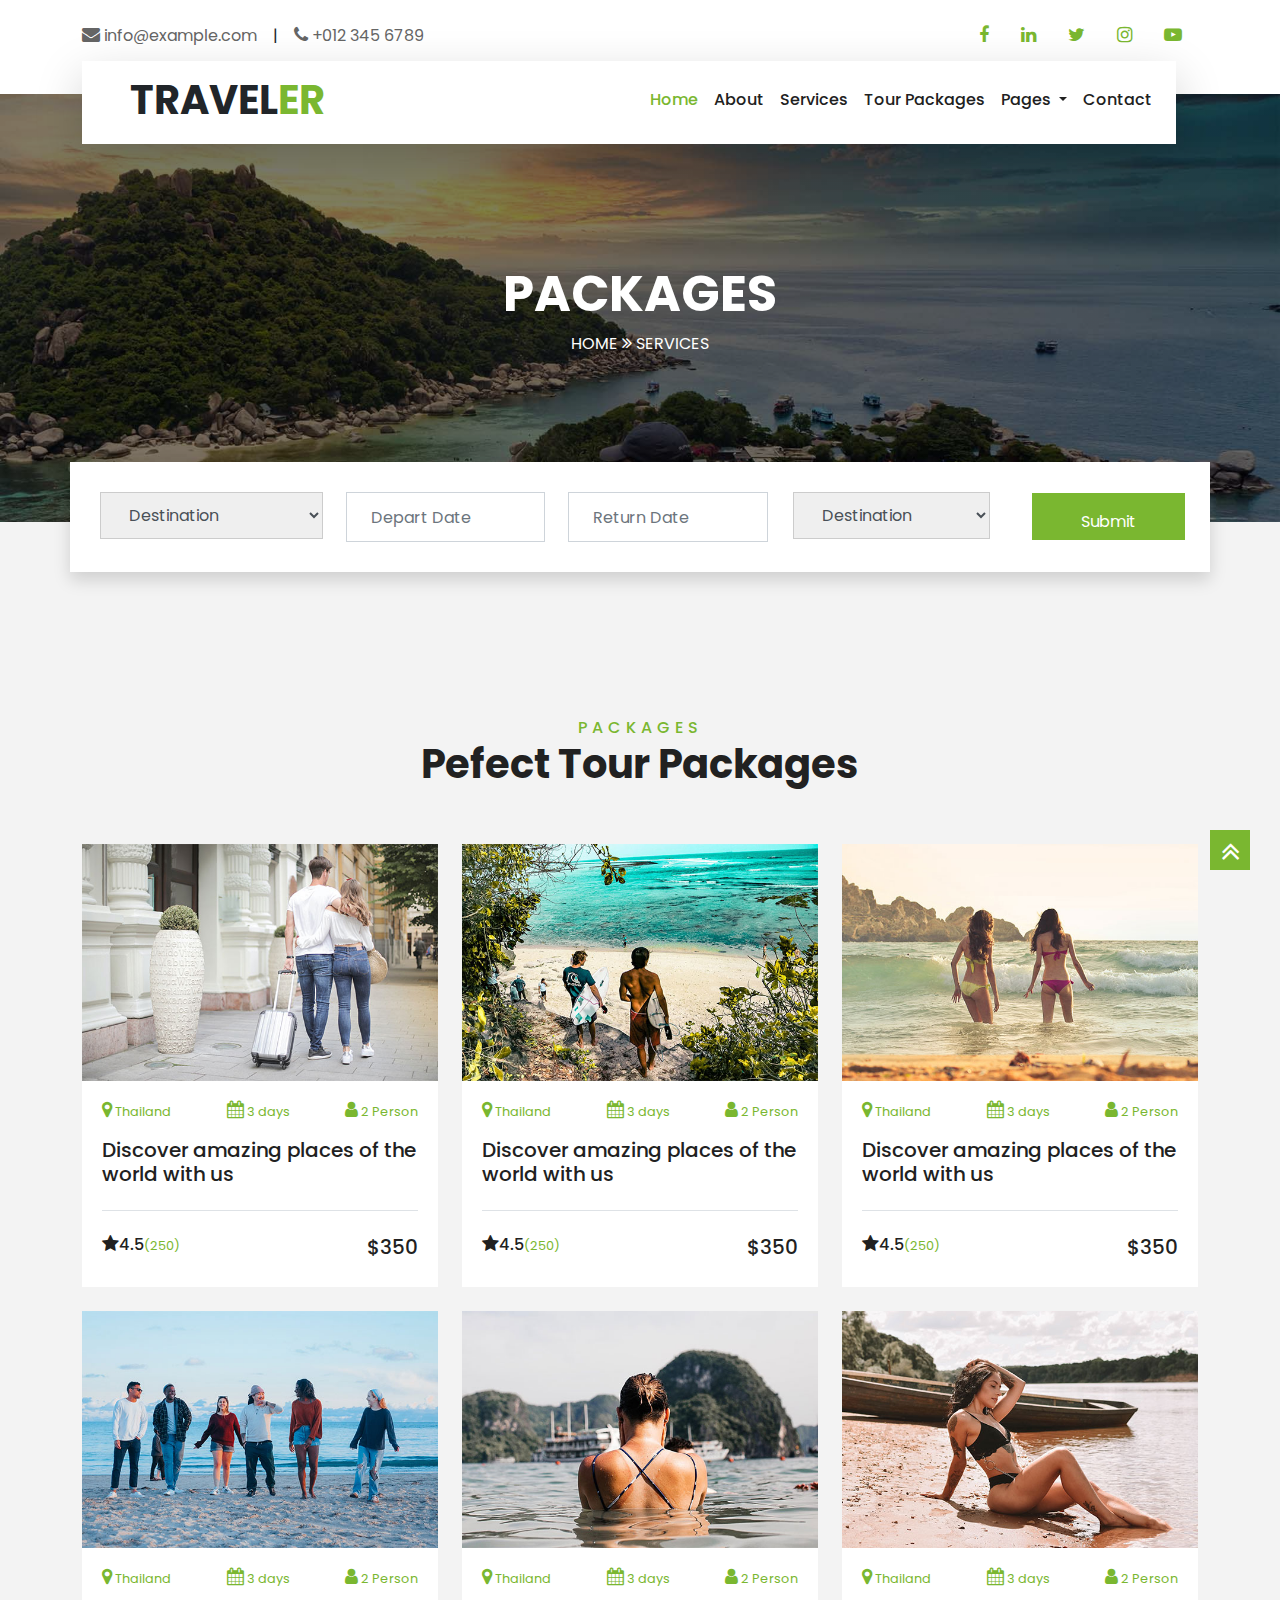
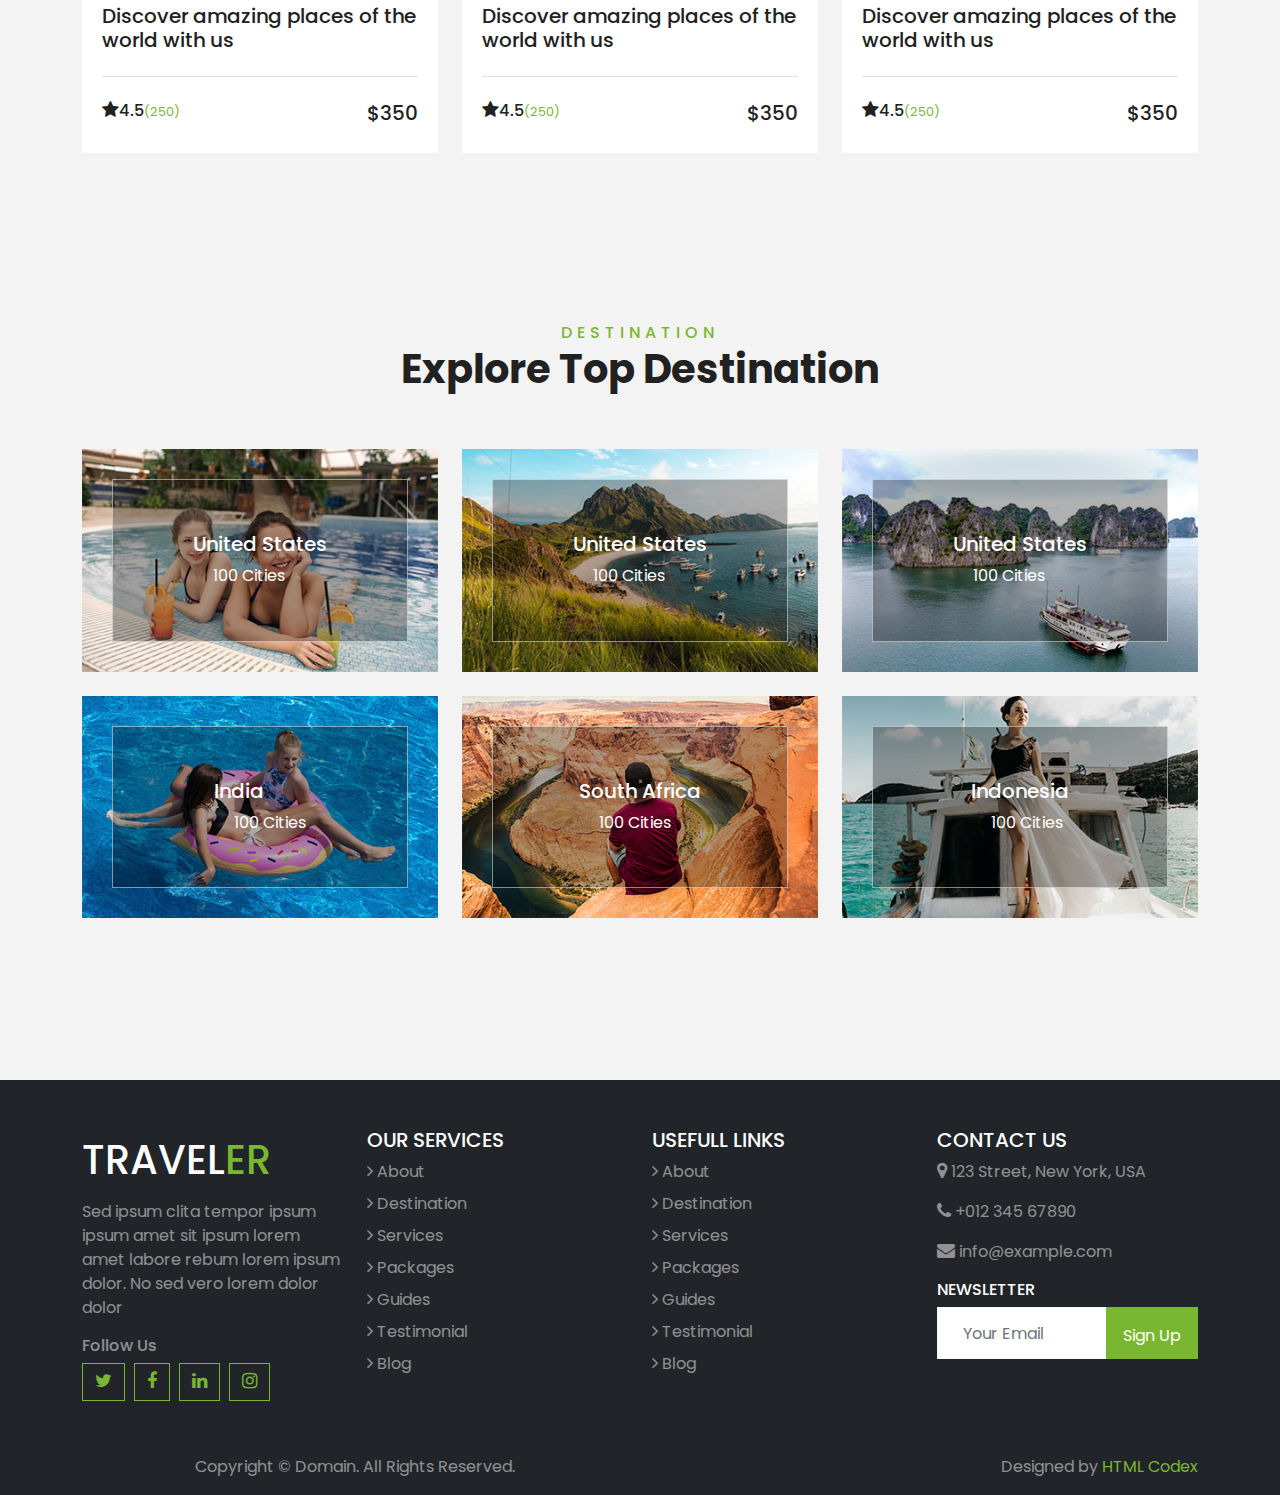
<file: Packages.html>
<!DOCTYPE html>
<html lang="en">

<head>
    <meta charset="UTF-8">
    <meta http-equiv="X-UA-Compatible" content="IE=edge">
    <meta name="viewport" content="width=device-width, initial-scale=1.0">
    <title>travel</title>
    <link href="https://fonts.googleapis.com/css2?family=Poppins:wght@400;500;600;700&display=swap" rel="stylesheet">
    <link rel="stylesheet" href="css/bootstrap.css">
    <link rel="stylesheet" href="css/font-awesome.css">
    <link rel="stylesheet" href="css/owl.carousel.css">
    <link rel="stylesheet" href="css/bootstrap-datepicker.css">
    <link rel="stylesheet" href="css/owl.theme.default.css">
    <link rel="stylesheet" href="css/style.css">
</head>

<body>
    <!-- Top Bar -->
    <div class="header">
        <div class="container-fluid">
            <div class="head">
                <div class="container">
                    <div class="row">
                        <div class="col-lg-6 text-left">
                            <div class="book-info">
                                <p><i class="fa fa-envelope" aria-hidden="true"></i> info@example.com</p>
                                <p class="text-body">|</p>
                                <p><i class="fa fa-phone" aria-hidden="true"></i> +012 345 6789</p>
                            </div>
                        </div>
                        <div class="col-lg-6 text-end">
                            <div class="social-icons">
                                <ul>
                                    <li><a href="#"><i class="fa fa-facebook"></i></a></li>
                                    <li><a href="#"><i class="fa fa-linkedin"></i></a></li>
                                    <li><a href="#"><i class="fa fa-twitter" aria-hidden="true"></i></a></li>
                                    <li><a href="#"><i class="fa fa-instagram" aria-hidden="true"></i></a></li>
                                    <li><a href="#"><i class="fa fa-youtube-play" aria-hidden="true"></i></a></li>
                                </ul>
                            </div>
                        </div>
                    </div>
                </div>
            </div>
        </div>
    </div>
    <!-- Top Bar: the end -->
    <div class="Menu">
        <div class="container">
            <div class="row">
                <div class="col-lg-12 nav-bar">
                    <nav class="navbar navbar-expand-lg bg-light p-0">
                        <div class="container-fluid">
                            <a class="navbar-brand" href="#">
                                <h1 class="m-0 text-primary"><span class="text-dark">TRAVEL</span>ER</h1>
                            </a>
                            <button class="navbar-toggler" type="button" data-bs-toggle="collapse"
                                data-bs-target="#navbarSupportedContent" aria-controls="navbarSupportedContent"
                                aria-expanded="false" aria-label="Toggle navigation">
                                <span class="navbar-toggler-icon"></span>
                            </button>
                            <div class="collapse navbar-collapse justify-content-end" id="navbarSupportedContent">
                                <ul class="navbar-nav ">
                                    <li class="nav-item">
                                        <a class="nav-link active" aria-current="page" href="index.html">Home</a>
                                    </li>
                                    <li class="nav-item">
                                        <a class="nav-link" href="About.html">About</a>
                                    </li>
                                    <li class="nav-item">
                                        <a class="nav-link" href="Service.html">Services</a>
                                    </li>
                                    <li class="nav-item">
                                        <a class="nav-link" href="Packages.html">Tour Packages</a>
                                    </li>
                                    <li class="nav-item dropdown">
                                        <a class="nav-link dropdown-toggle" href="#" role="button"
                                            data-bs-toggle="dropdown" aria-expanded="false">
                                            Pages
                                        </a>
                                        <ul class="dropdown-menu">
                                            <a href="blog.html" class="dropdown-item">Blog Grid</a>
                                            <a href="single.html" class="dropdown-item">Blog Detail</a>
                                            <a href="destination.html" class="dropdown-item">Destination</a>
                                            <a href="guide.html" class="dropdown-item">Travel Guides</a>
                                            <a href="testimonial.html" class="dropdown-item">Testimonial</a>
                                        </ul>
                                    </li>
                                    <li class="nav-item">
                                        <a class="nav-link" href="Contact.html">Contact</a>
                                    </li>
                                </ul>
                            </div>
                        </div>
                    </nav>
                </div>
            </div>
        </div>
    </div>
    <!--Menu: the end  -->
    <section class="slider">
        <div class="single-slider">
            <div class="container-fluid">
                <div class="Banner d-flex flex-column align-items-center justify-content-center">
                    <div class="row">
                        <div class="col-sm-12">
                            <div class="Banner-content text-center">
                                <h1 class="text-white text-uppercase">Packages</h1>
                                <p class="text-center">
                                    <a href="index.html" class="text-white text-uppercase">Home</a>
                                    <i class="fa fa-angle-double-right text-white" aria-hidden="true"></i>
                                    <span class="text-white text-uppercase">Services</span>
                                </p>
                            </div>
                        </div>
                    </div>
                </div>
            </div>
        </div>
    </section>
    <!-- slider section : the end -->
    <!-- Booking Start -->
    <div class="Booking">
        <div class="container bg-white shadow">
            <div class="row align-items-center" style="min-height: 60px;">
                <div class="col-md-10 d-flex " style="padding:30px;">
                    <div class="col-md-3">
                        <div class="form-group bg-light">
                            <div class="mb-3 mb-md-0">
                                <select class="custom-select px-4" style="height: 47px;">
                                    <option selected>Destination</option>
                                    <option value="1">Destination 1</option>
                                    <option value="2">Destination 1</option>
                                    <option value="3">Destination 1</option>
                                </select>
                            </div>
                        </div>
                    </div>

                    <div class='col-md-3'>
                        <div class='input-group date' id='startDate'>
                            <span class="input-group-addon input-group-text"><span class="startDate"></span>
                            </span>
                            <div class="date" id="date1" data-target-input="nearest">
                                <input type="text" class="form-control p-4 datetimepicker-input"
                                    placeholder="Depart Date" data-target="#date1" data-toggle="datetimepicker" />
                            </div>
                        </div>
                    </div>

                    <div class='col-md-3'>
                        <div class='input-group date' id='startEnd'>
                            <span class="input-group-addon input-group-text"><span class="startEnd"></span>
                            </span>
                            <div class="date" id="date1" data-target-input="nearest">
                                <input type="text" class="form-control p-4 datetimepicker-input"
                                    placeholder="Return Date" data-target="#date1" data-toggle="datetimepicker" />
                            </div>
                        </div>

                    </div>
                    <div class="col-md-3">
                        <div class="destend mb-md-0 ml-3">
                            <select class="custom-select px-4" style="height: 47px;">
                                <option selected>Destination</option>
                                <option value="1">Destination 1</option>
                                <option value="2">Destination 1</option>
                                <option value="3">Destination 1</option>
                            </select>
                        </div>
                    </div>
                </div>
                <div class="col-md-2">
                    <button class="btn btn-primary btn-block" type="submit" style="height: 47px; margin-top: -2px;">Submit</button>
                </div>
            </div>
        </div>
    </div>
    <!-- Booking the end -->
    <!-- Package : start -->
    <div class="Package">
        <div class="container">
            <div class="row">
                <div class="col-lg-12 text-center">
                    <div class="heading text-center">
                        <span>PACKAGES</span>
                        <h2>Pefect Tour Packages</h2>
                    </div>
                </div>
            </div>
            <div class="row">
                <div class="col-lg-4 col-md-6">
                    <div class="package-item bg-white">
                        <div class="package-img">
                            <img class="img-fluid" src="image/package-1.jpg" alt="">
                        </div>
                        <div class="package-text">
                            <div class="package-icons">
                                <small><i class="fa fa-map-marker"></i> Thailand</small>
                                <small><i class="fa fa-calendar"></i> 3 days</small>
                                <small><i class="fa fa-user"></i> 2 Person</small>
                            </div>
                            <h5><a href="#">Discover amazing places of the world with us</a></h5>
                            <div class="border-top mt-4 mb-4"></div>
                            <div class="d-flex justify-content-between">
                                <h6><i class="fa fa-star"></i>4.5<small>(250)</small></h6>
                                <h5>$350</h5>
                            </div>

                        </div>
                    </div>
                </div>

                <div class="col-lg-4 col-md-6">
                    <div class="package-item bg-white">
                        <div class="package-img">
                            <img class="img-fluid" src="image/package-2.jpg" alt="">
                        </div>
                        <div class="package-text">
                            <div class="package-icons">
                                <small><i class="fa fa-map-marker"></i> Thailand</small>
                                <small><i class="fa fa-calendar"></i> 3 days</small>
                                <small><i class="fa fa-user"></i> 2 Person</small>
                            </div>
                            <h5><a href="#">Discover amazing places of the world with us</a></h5>
                            <div class="border-top mt-4 mb-4"></div>
                            <div class="d-flex justify-content-between">
                                <h6><i class="fa fa-star"></i>4.5<small>(250)</small></h6>
                                <h5>$350</h5>
                            </div>

                        </div>
                    </div>
                </div>
                <div class="col-lg-4 col-md-6">
                    <div class="package-item bg-white">
                        <div class="package-img">
                            <img class="img-fluid" src="image/package-3.jpg" alt="">
                        </div>
                        <div class="package-text">
                            <div class="package-icons">
                                <small><i class="fa fa-map-marker"></i> Thailand</small>
                                <small><i class="fa fa-calendar"></i> 3 days</small>
                                <small><i class="fa fa-user"></i> 2 Person</small>
                            </div>
                            <h5><a href="#">Discover amazing places of the world with us</a></h5>
                            <div class="border-top mt-4 mb-4"></div>
                            <div class="d-flex justify-content-between">
                                <h6><i class="fa fa-star"></i>4.5<small>(250)</small></h6>
                                <h5>$350</h5>
                            </div>

                        </div>
                    </div>
                </div>
                <div class="col-lg-4 col-md-6">
                    <div class="package-item bg-white">
                        <div class="package-img">
                            <img class="img-fluid" src="image/package-4.jpg" alt="">
                        </div>
                        <div class="package-text">
                            <div class="package-icons">
                                <small><i class="fa fa-map-marker"></i> Thailand</small>
                                <small><i class="fa fa-calendar"></i> 3 days</small>
                                <small><i class="fa fa-user"></i> 2 Person</small>
                            </div>
                            <h5><a href="#">Discover amazing places of the world with us</a></h5>
                            <div class="border-top mt-4 mb-4"></div>
                            <div class="d-flex justify-content-between">
                                <h6><i class="fa fa-star"></i>4.5<small>(250)</small></h6>
                                <h5>$350</h5>
                            </div>

                        </div>
                    </div>
                </div>
                <div class="col-lg-4 col-md-6">
                    <div class="package-item bg-white">
                        <div class="package-img">
                            <img class="img-fluid" src="image/package-5.jpg" alt="">
                        </div>
                        <div class="package-text">
                            <div class="package-icons">
                                <small><i class="fa fa-map-marker"></i> Thailand</small>
                                <small><i class="fa fa-calendar"></i> 3 days</small>
                                <small><i class="fa fa-user"></i> 2 Person</small>
                            </div>
                            <h5><a href="#">Discover amazing places of the world with us</a></h5>
                            <div class="border-top mt-4 mb-4"></div>
                            <div class="d-flex justify-content-between">
                                <h6><i class="fa fa-star"></i>4.5<small>(250)</small></h6>
                                <h5>$350</h5>
                            </div>

                        </div>
                    </div>
                </div>
                <div class="col-lg-4 col-md-6">
                    <div class="package-item bg-white">
                        <div class="package-img">
                            <img class="img-fluid" src="image/package-6.jpg" alt="">
                        </div>
                        <div class="package-text">
                            <div class="package-icons">
                                <small><i class="fa fa-map-marker"></i> Thailand</small>
                                <small><i class="fa fa-calendar"></i> 3 days</small>
                                <small><i class="fa fa-user"></i> 2 Person</small>
                            </div>
                            <h5><a href="#">Discover amazing places of the world with us</a></h5>
                            <div class="border-top mt-4 mb-4"></div>
                            <div class="d-flex justify-content-between">
                                <h6><i class="fa fa-star"></i>4.5<small>(250)</small></h6>
                                <h5>$350</h5>
                            </div>

                        </div>
                    </div>
                </div>
            </div>
        </div>
    </div>
    <!--package : the end -->
    <!-- Destination start -->
    <div class="Destination">
        <div class="container">
            <div class="row">
                <div class="col-lg-12">
                    <div class="heading text-center">
                        <span>DESTINATION</span>
                        <h2>Explore Top Destination</h2>
                    </div>
                </div>
            </div>
            <div class="row">
                <div class="col-lg-4 col-md-6">
                    <div class="destination-item position-relative  overflow-hidden mb-4">
                        <img class="img-fluid" src="image/destination-1.jpg" alt="">
                        <div class="destination-overlay text-white">
                            <a href="" class="text-white">
                                <h5 class="text-white">United States</h5>
                                <span>100 Cities</span>
                            </a>
                        </div>
                    </div>
                </div>
                <div class="col-lg-4 col-md-6">
                    <div class="destination-item position-relative overflow-hidden mb-4">
                        <img class="img-fluid" src="image/destination-2.jpg" alt="">
                        <div class="destination-overlay">
                            <a href="" class="text-white">
                                <h5 class="text-white">United States</h5>
                                <span>100 Cities</span>
                            </a>
                        </div>
                    </div>
                </div>
                <div class="col-lg-4 col-md-6">
                    <div class="destination-item position-relative overflow-hidden mb-4">
                        <img class="img-fluid" src="image/destination-3.jpg" alt="">
                        <div class="destination-overlay">
                            <a href="" class="text-white">
                                <h5 class="text-white">United States</h5>
                                <span>100 Cities</span>
                            </a>
                        </div>
                    </div>
                </div>
                <div class="col-lg-4 col-md-6">
                    <div class="destination-item position-relative overflow-hidden mb-4">
                        <img class="img-fluid" src="image/destination-4.jpg" alt="">
                        <div class="destination-overlay">
                            <a href="" class="text-white">
                                <h5 class="text-white">India</h5>
                                <span>100 Cities</span>
                            </a>
                        </div>
                    </div>
                </div>
                <div class="col-lg-4 col-md-6">
                    <div class="destination-item position-relative overflow-hidden mb-4">
                        <img class="img-fluid" src="image/destination-5.jpg" alt="">
                        <div class="destination-overlay">
                            <a href="" class="text-white">
                                <h5 class="text-white">South Africa</h5>
                                <span>100 Cities</span>
                            </a>
                        </div>
                    </div>
                </div>
                <div class="col-lg-4 col-md-6">
                    <div class="destination-item position-relative overflow-hidden mb-4">
                        <img class="img-fluid" src="image/destination-6.jpg" alt="">
                        <div class="destination-overlay">
                            <a href="" class="text-white">
                                <h5 class="text-white">Indonesia</h5>
                                <span>100 Cities</span>
                            </a>
                        </div>
                    </div>
                </div>
            </div>
        </div>
    </div>
    <!-- Destination : the end -->
    <!-- Footer :start -->
    <div class="footer bg-dark text-white-50 py-5 px-sm-3 px-lg-5" style="margin-top:90px;">
        <div class="container">
            <div class="row">
                <div class="col-lg-3 col-md-6">
                    <a href="" class="navbar">
                        <h1 class="text-white">TRAVEL<span class="text-primary">ER</span></h1>
                    </a>
                    <p class="text-white-50">Sed ipsum clita tempor ipsum ipsum amet sit ipsum lorem amet labore
                        rebum
                        lorem ipsum dolor.
                        No
                        sed vero lorem dolor dolor</p>
                    <h6 class="text-white-50">Follow Us</h6>
                    <div class=" icons">
                        <a href="#" class="btn btn-outline-primary btn-square mr-2"><i class="fa fa-twitter"></i></a>
                        <a href="#" class="btn btn-outline-primary btn-square mr-2"><i class="fa fa-facebook-f"></i></a>
                        <a href="#" class="btn btn-outline-primary btn-square mr-2"><i class="fa fa-linkedin"></i></a>
                        <a href="#" class="btn btn-outline-primary btn-square mr-2"><i class="fa fa-instagram"></i></a>
                    </div>
                </div>
                <div class="col-lg-3 col-md-6">
                    <h5 class="text-white text-uppercase">Our Services</h5>
                    <div class=" Usefull-link d-flex flex-column justify-content-start">
                        <a href="" class="text-white-50"> <i class="fa fa-angle-right text-white-50"></i>
                            About</a>
                        <a href="" class="text-white-50"> <i class="fa fa-angle-right text-white-50"></i>
                            Destination</a>
                        <a href="" class="text-white-50"> <i class="fa fa-angle-right text-white-50"></i>
                            Services</a>
                        <a href="" class="text-white-50"> <i class="fa fa-angle-right text-white-50"></i>
                            Packages</a>
                        <a href="" class="text-white-50"> <i class="fa fa-angle-right text-white-50"></i>
                            Guides</a>
                        <a href="" class="text-white-50"> <i class="fa fa-angle-right text-white-50"></i>
                            Testimonial</a>
                        <a href="" class="text-white-50"> <i class="fa fa-angle-right text-white-50"></i>
                            Blog</a>
                    </div>
                </div>
                <div class="col-lg-3 col-md-6">
                    <h5 class="text-white">USEFULL LINKS</h5>
                    <div class="Usefull-link d-flex flex-column justify-content-start">
                        <a href="" class="text-white-50"> <i class="fa fa-angle-right text-white-50"></i>
                            About</a>
                        <a href="" class="text-white-50"> <i class="fa fa-angle-right text-white-50"></i>
                            Destination</a>
                        <a href="" class="text-white-50"> <i class="fa fa-angle-right text-white-50"></i>
                            Services</a>
                        <a href="" class="text-white-50"> <i class="fa fa-angle-right text-white-50"></i>
                            Packages</a>
                        <a href="" class="text-white-50"> <i class="fa fa-angle-right text-white-50"></i>
                            Guides</a>
                        <a href="" class="text-white-50"> <i class="fa fa-angle-right text-white-50"></i>
                            Testimonial</a>
                        <a href="" class="text-white-50"> <i class="fa fa-angle-right text-white-50"></i>
                            Blog</a>
                    </div>
                </div>
                <div class="col-lg-3 col-md-6 mb-5">
                    <h5 class="text-white text-uppercase">Contact Us</h5>
                    <p class="text-white-50"><i class="fa fa-map-marker text-white-50"></i> 123 Street, New
                        York, USA
                    </p>
                    <p class="text-white-50"><i class="fa fa-phone text-white-50"></i> +012 345 67890</p>
                    <p class="text-white-50"><i class="fa fa-envelope text-white-50"></i> info@example.com</p>
                    <h6 class="text-white text-uppercase">Newsletter</h6>
                    <div class="w-100">
                        <div class="input-group">
                            <input type="text" class="form-control border-light bg-white" style="padding: 25px;"
                                placeholder="Your Email">
                            <div class="input-group-append">
                                <button class="btn btn-primary px-3">Sign Up</button>
                            </div>
                        </div>
                    </div>
                </div>
            </div>
        </div>
    </div>
    <!-- Footer : the end -->
    <!-- copyright start -->
    <div class="copyright bg-dark">
        <div class="container">
            <div class="row">
                <div class="col-lg-6 text-center text-md-left mb-3 mb-md-0">
                    <p class="text-white-50">Copyright &copy; <a href="#" class="text-white-50">Domain</a>. All
                        Rights
                        Reserved.</a>
                    </p>
                </div>
                <div class="col-lg-6">
                    <p class="link text-white-50">Designed by <a href="https://htmlcodex.com" class="text-primary">HTML
                            Codex</a>
                    </p>
                </div>
            </div>
        </div>
        <div id="scroll-Top">
            <i class="fa fa-angle-double-up return-to-top" id="scroll-top" data-toggle="tooltip" data-placement="top"
                title="" data-original-title="Back to Top" aria-hidden="true"></i>
        </div>
    </div>
    <!-- copyright the end -->
    <!-- javascript library -->
    <script src="js/jquery.js"></script>
    <script src="js/bootstrap.js"></script>
    <script src="js/bootstrap-datepicker.js"></script>
    <script src="js/owl.carousel.js"></script>
    <script src="js/main.js"></script>
</body>
</file>
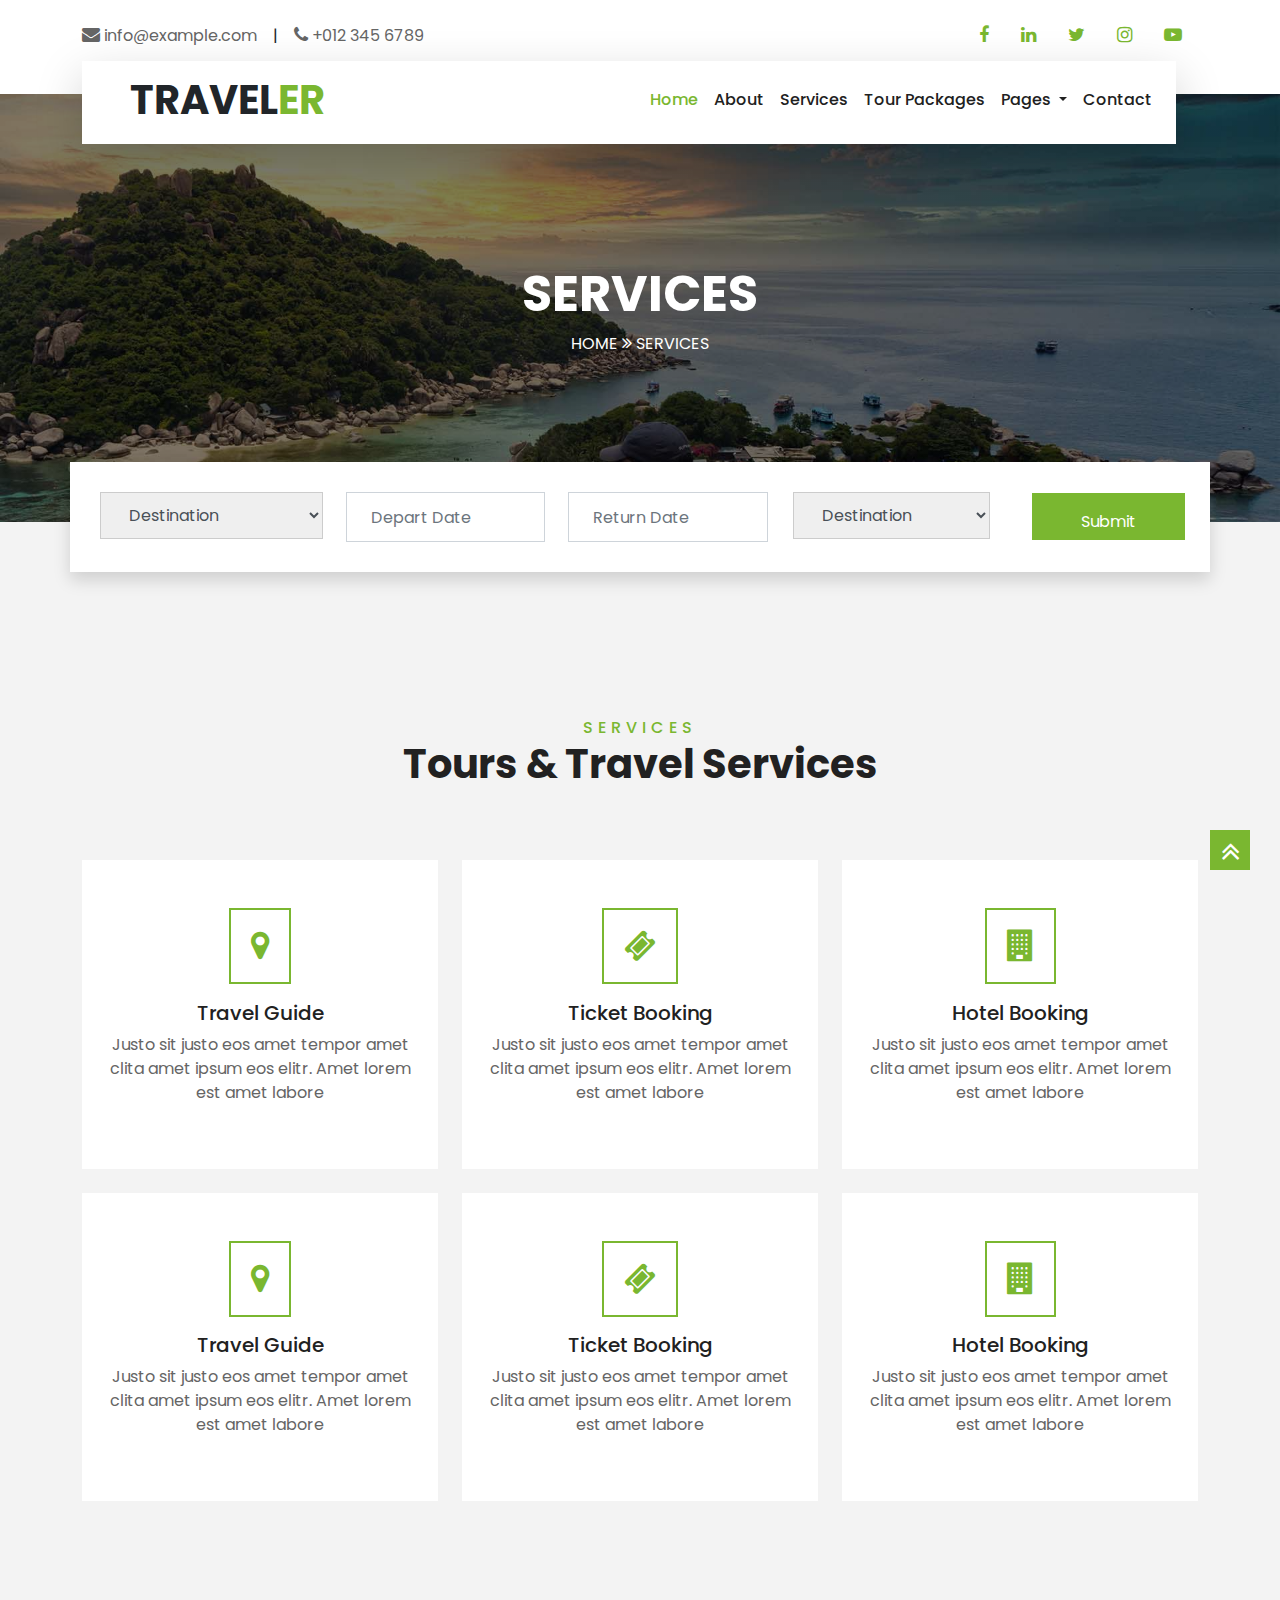
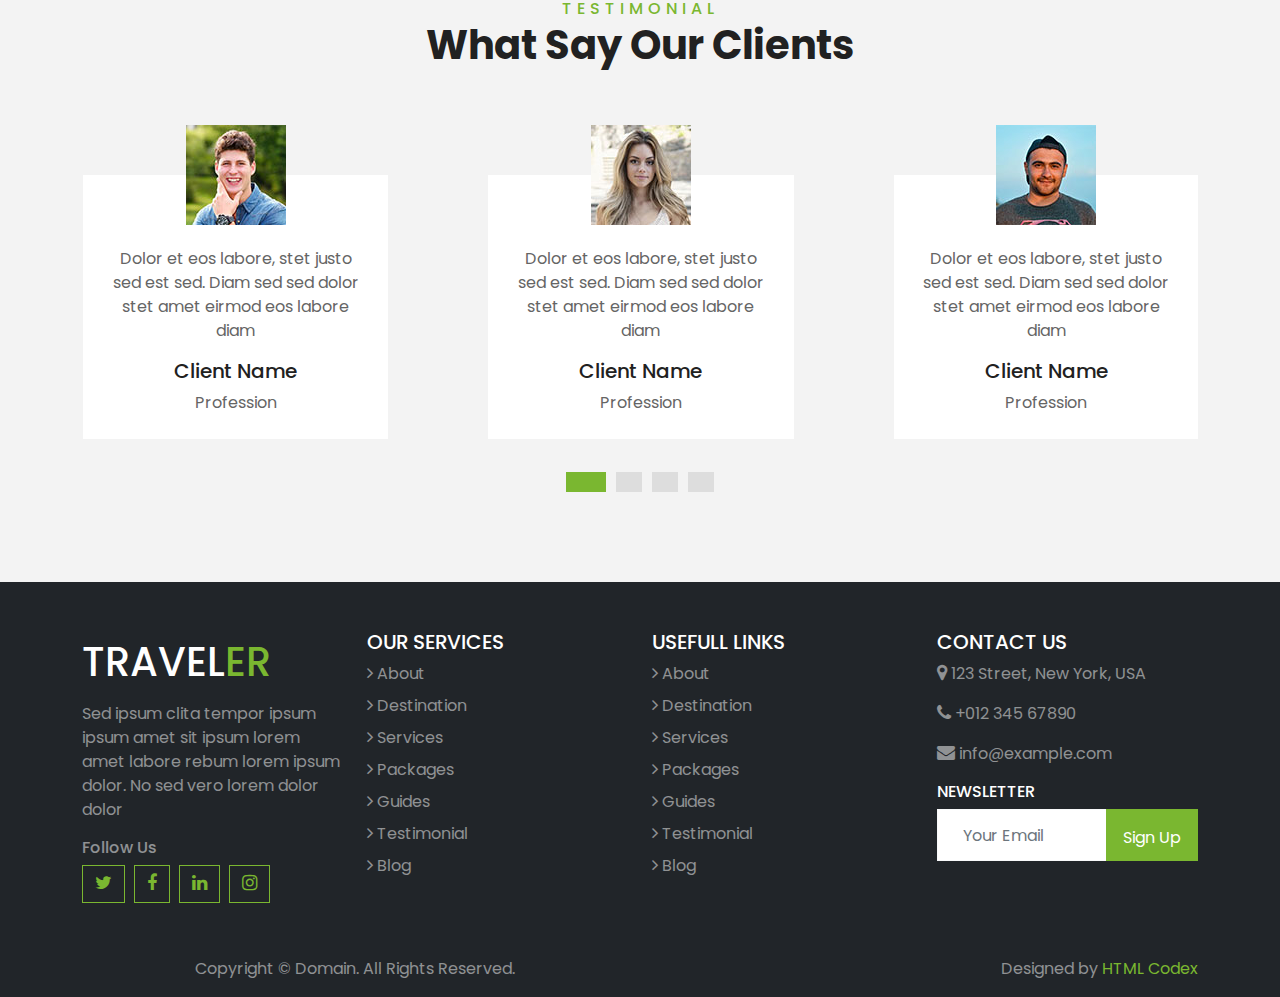
<file: Service.html>
<!DOCTYPE html>
<html lang="en">

<head>
    <meta charset="UTF-8">
    <meta http-equiv="X-UA-Compatible" content="IE=edge">
    <meta name="viewport" content="width=device-width, initial-scale=1.0">
    <title>travel</title>
    <link href="https://fonts.googleapis.com/css2?family=Poppins:wght@400;500;600;700&display=swap" rel="stylesheet">
    <link rel="stylesheet" href="css/bootstrap.css">
    <link rel="stylesheet" href="css/font-awesome.css">
    <link rel="stylesheet" href="css/owl.carousel.css">
    <link rel="stylesheet" href="css/bootstrap-datepicker.css">
    <link rel="stylesheet" href="css/owl.theme.default.css">
    <link rel="stylesheet" href="css/style.css">
</head>

<body>
    <!-- Top Bar -->
    <div class="header">
        <div class="container-fluid">
            <div class="head">
                <div class="container">
                    <div class="row">
                        <div class="col-lg-6 text-left">
                            <div class="book-info">
                                <p><i class="fa fa-envelope" aria-hidden="true"></i> info@example.com</p>
                                <p class="text-body">|</p>
                                <p><i class="fa fa-phone" aria-hidden="true"></i> +012 345 6789</p>
                            </div>
                        </div>
                        <div class="col-lg-6 text-end">
                            <div class="social-icons">
                                <ul>
                                    <li><a href="#"><i class="fa fa-facebook"></i></a></li>
                                    <li><a href="#"><i class="fa fa-linkedin"></i></a></li>
                                    <li><a href="#"><i class="fa fa-twitter" aria-hidden="true"></i></a></li>
                                    <li><a href="#"><i class="fa fa-instagram" aria-hidden="true"></i></a></li>
                                    <li><a href="#"><i class="fa fa-youtube-play" aria-hidden="true"></i></a></li>
                                </ul>
                            </div>
                        </div>
                    </div>
                </div>
            </div>
        </div>
    </div>
    <!-- Top Bar: the end -->
    <div class="Menu">
        <div class="container">
            <div class="row">
                <div class="col-lg-12 nav-bar">
                    <nav class="navbar navbar-expand-lg bg-light p-0">
                        <div class="container-fluid">
                            <a class="navbar-brand" href="#">
                                <h1 class="m-0 text-primary"><span class="text-dark">TRAVEL</span>ER</h1>
                            </a>
                            <button class="navbar-toggler" type="button" data-bs-toggle="collapse"
                                data-bs-target="#navbarSupportedContent" aria-controls="navbarSupportedContent"
                                aria-expanded="false" aria-label="Toggle navigation">
                                <span class="navbar-toggler-icon"></span>
                            </button>
                            <div class="collapse navbar-collapse justify-content-end" id="navbarSupportedContent">
                                <ul class="navbar-nav ">
                                    <li class="nav-item">
                                        <a class="nav-link active" aria-current="page" href="index.html">Home</a>
                                    </li>
                                    <li class="nav-item">
                                        <a class="nav-link" href="About.html">About</a>
                                    </li>
                                    <li class="nav-item">
                                        <a class="nav-link" href="Service.html">Services</a>
                                    </li>
                                    <li class="nav-item">
                                        <a class="nav-link" href="Packages.html">Tour Packages</a>
                                    </li>
                                    <li class="nav-item dropdown">
                                        <a class="nav-link dropdown-toggle" href="#" role="button"
                                            data-bs-toggle="dropdown" aria-expanded="false">
                                            Pages
                                        </a>
                                        <ul class="dropdown-menu">
                                            <a href="blog.html" class="dropdown-item">Blog Grid</a>
                                            <a href="single.html" class="dropdown-item">Blog Detail</a>
                                            <a href="destination.html" class="dropdown-item">Destination</a>
                                            <a href="guide.html" class="dropdown-item">Travel Guides</a>
                                            <a href="testimonial.html" class="dropdown-item">Testimonial</a>
                                        </ul>
                                    </li>
                                    <li class="nav-item">
                                        <a class="nav-link" href="Contact.html">Contact</a>
                                    </li>
                                </ul>
                            </div>
                        </div>
                    </nav>
                </div>
            </div>
        </div>
    </div>
    <!--Menu: the end  -->
    <section class="slider">
        <div class="single-slider">
            <div class="container-fluid">
                <div class="Banner d-flex flex-column align-items-center justify-content-center">
                    <div class="row">
                        <div class="col-sm-12">
                            <div class="Banner-content text-center">
                                <h1 class="text-white text-uppercase">Services</h1>
                                <p class="text-center">
                                    <a href="index.html" class="text-white text-uppercase">Home</a>
                                    <i class="fa fa-angle-double-right text-white" aria-hidden="true"></i>
                                    <span class="text-white text-uppercase">Services</span>
                                </p>
                            </div>
                        </div>
                    </div>
                </div>
            </div>
        </div>
    </section>
    <!-- slider section : the end -->
    <!-- Booking Start -->
    <div class="Booking">
        <div class="container bg-white shadow">
            <div class="row align-items-center" style="min-height: 60px;">
                <div class="col-md-10 d-flex " style="padding:30px;">
                    <div class="col-md-3">
                        <div class="form-group bg-light">
                            <div class="mb-3 mb-md-0">
                                <select class="custom-select px-4" style="height: 47px;">
                                    <option selected>Destination</option>
                                    <option value="1">Destination 1</option>
                                    <option value="2">Destination 1</option>
                                    <option value="3">Destination 1</option>
                                </select>
                            </div>
                        </div>
                    </div>

                    <div class='col-md-3'>
                        <div class='input-group date' id='startDate'>
                            <span class="input-group-addon input-group-text"><span class="startDate"></span>
                            </span>
                            <div class="date" id="date1" data-target-input="nearest">
                                <input type="text" class="form-control p-4 datetimepicker-input"
                                    placeholder="Depart Date" data-target="#date1" data-toggle="datetimepicker" />
                            </div>
                        </div>
                    </div>

                    <div class='col-md-3'>
                        <div class='input-group date' id='startEnd'>
                            <span class="input-group-addon input-group-text"><span class="startEnd"></span>
                            </span>
                            <div class="date" id="date1" data-target-input="nearest">
                                <input type="text" class="form-control p-4 datetimepicker-input"
                                    placeholder="Return Date" data-target="#date1" data-toggle="datetimepicker" />
                            </div>
                        </div>

                    </div>
                    <div class="col-md-3">
                        <div class="destend mb-md-0 ml-3">
                            <select class="custom-select px-4" style="height: 47px;">
                                <option selected>Destination</option>
                                <option value="1">Destination 1</option>
                                <option value="2">Destination 1</option>
                                <option value="3">Destination 1</option>
                            </select>
                        </div>
                    </div>
                </div>
                <div class="col-md-2">
                    <button class="btn btn-primary btn-block" type="submit" style="height: 47px; margin-top: -2px;">Submit</button>
                </div>
            </div>
        </div>
    </div>
    <!-- Booking the end -->
    <!-- Service start -->
    <div class="Service">
        <div class="container">
            <div class="row">
                <div class="col-lg-12">
                    <div class="heading text-center">
                        <span>SERVICES</span>
                        <h2>Tours & Travel Services</h2>
                    </div>
                </div>
                <div class="col-md-4">
                    <div class="Service-item text-center">
                        <i class="fa fa-map-marker"></i>
                        <h5>Travel Guide</h5>
                        <p>Justo sit justo eos amet tempor amet clita amet ipsum eos elitr. Amet lorem est amet
                            labore
                        </p>
                    </div>
                </div>
                <div class="col-md-4">
                    <div class="Service-item text-center">
                        <i class="fa fa-ticket"></i>
                        <h5>Ticket Booking</h5>
                        <p>Justo sit justo eos amet tempor amet clita amet ipsum eos elitr. Amet lorem est amet
                            labore
                        </p>
                    </div>
                </div>
                <div class="col-md-4">
                    <div class="Service-item text-center">
                        <i class="fa fa-building"></i>
                        <h5>Hotel Booking</h5>
                        <p>Justo sit justo eos amet tempor amet clita amet ipsum eos elitr. Amet lorem est amet
                            labore
                        </p>
                    </div>
                </div>
            </div>

            <div class="service mt-4">
                <div class="row">
                    <div class="col-md-4">
                        <div class="Service-item text-center">
                            <i class="fa fa-map-marker"></i>
                            <h5>Travel Guide</h5>
                            <p>Justo sit justo eos amet tempor amet clita amet ipsum eos elitr. Amet lorem est amet
                                labore
                            </p>
                        </div>
                    </div>
                    <div class="col-md-4">
                        <div class="Service-item text-center">
                            <i class="fa fa-ticket"></i>
                            <h5>Ticket Booking</h5>
                            <p>Justo sit justo eos amet tempor amet clita amet ipsum eos elitr. Amet lorem est amet
                                labore
                            </p>
                        </div>
                    </div>
                    <div class="col-md-4">
                        <div class="Service-item text-center">
                            <i class="fa fa-building"></i>
                            <h5>Hotel Booking</h5>
                            <p>Justo sit justo eos amet tempor amet clita amet ipsum eos elitr. Amet lorem est amet
                                labore
                            </p>
                        </div>
                    </div>
                </div>
            </div>
        </div>
    </div>
    <!--Service : the end  -->
    <!-- Testminoal start -->
    <div class="testimonial">
        <div class="container">
            <div class="row">
                <div class="col-lg-12">
                    <div class="heading text-center">
                        <span>TESTIMONIAL</span>
                        <h2>What Say Our Clients</h2>
                    </div>
                </div>
            </div>
            <div class="owl-carousel testimonial-carousel">
                <div class="text-center pb-4">
                    <img class="img-fluid mx-auto" src="image/testimonial-1.jpg" style="width: 100px; height: 100px;">
                    <div class="testimonial-text bg-white p-4">
                        <p class="mt-5">Dolor et eos labore, stet justo sed est sed. Diam sed sed dolor stet amet eirmod
                            eos labore diam
                        </p>
                        <h5 class="text-truncate">Client Name</h5>
                        <span>Profession</span>
                    </div>
                </div>
                <div class="text-center">
                    <img class="img-fluid mx-auto" src="image/testimonial-2.jpg" style="width: 100px; height: 100px;">
                    <div class="testimonial-text bg-white p-4">
                        <p class="mt-5">Dolor et eos labore, stet justo sed est sed. Diam sed sed dolor stet amet eirmod
                            eos labore diam
                        </p>
                        <h5 class="text-truncate">Client Name</h5>
                        <span>Profession</span>
                    </div>
                </div>
                <div class="text-center">
                    <img class="img-fluid mx-auto" src="image/testimonial-3.jpg" style="width: 100px; height: 100px;">
                    <div class="testimonial-text bg-white p-4 mt-n5">
                        <p class="mt-5">Dolor et eos labore, stet justo sed est sed. Diam sed sed dolor stet amet eirmod
                            eos labore diam
                        </p>
                        <h5 class="text-truncate">Client Name</h5>
                        <span>Profession</span>
                    </div>
                </div>
                <div class="text-center">
                    <img class="img-fluid mx-auto" src="image/testimonial-4.jpg" style="width: 100px; height: 100px;">
                    <div class="testimonial-text bg-white p-4 mt-n5">
                        <p class="mt-5">Dolor et eos labore, stet justo sed est sed. Diam sed sed dolor stet amet eirmod
                            eos labore diam
                        </p>
                        <h5 class="text-truncate">Client Name</h5>
                        <span>Profession</span>
                    </div>
                </div>
            </div>
        </div>
    </div>
    <!--Testimonial : the end  -->
    <!-- Footer :start -->
    <div class="footer bg-dark text-white-50 py-5 px-sm-3 px-lg-5" style="margin-top:90px;">
        <div class="container">
            <div class="row">
                <div class="col-lg-3 col-md-6">
                    <a href="" class="navbar">
                        <h1 class="text-white">TRAVEL<span class="text-primary">ER</span></h1>
                    </a>
                    <p class="text-white-50">Sed ipsum clita tempor ipsum ipsum amet sit ipsum lorem amet labore
                        rebum
                        lorem ipsum dolor.
                        No
                        sed vero lorem dolor dolor</p>
                    <h6 class="text-white-50">Follow Us</h6>
                    <div class=" icons">
                        <a href="#" class="btn btn-outline-primary btn-square mr-2"><i class="fa fa-twitter"></i></a>
                        <a href="#" class="btn btn-outline-primary btn-square mr-2"><i class="fa fa-facebook-f"></i></a>
                        <a href="#" class="btn btn-outline-primary btn-square mr-2"><i class="fa fa-linkedin"></i></a>
                        <a href="#" class="btn btn-outline-primary btn-square mr-2"><i class="fa fa-instagram"></i></a>
                    </div>
                </div>
                <div class="col-lg-3 col-md-6">
                    <h5 class="text-white text-uppercase">Our Services</h5>
                    <div class=" Usefull-link d-flex flex-column justify-content-start">
                        <a href="" class="text-white-50"> <i class="fa fa-angle-right text-white-50"></i>
                            About</a>
                        <a href="" class="text-white-50"> <i class="fa fa-angle-right text-white-50"></i>
                            Destination</a>
                        <a href="" class="text-white-50"> <i class="fa fa-angle-right text-white-50"></i>
                            Services</a>
                        <a href="" class="text-white-50"> <i class="fa fa-angle-right text-white-50"></i>
                            Packages</a>
                        <a href="" class="text-white-50"> <i class="fa fa-angle-right text-white-50"></i>
                            Guides</a>
                        <a href="" class="text-white-50"> <i class="fa fa-angle-right text-white-50"></i>
                            Testimonial</a>
                        <a href="" class="text-white-50"> <i class="fa fa-angle-right text-white-50"></i>
                            Blog</a>
                    </div>
                </div>
                <div class="col-lg-3 col-md-6">
                    <h5 class="text-white">USEFULL LINKS</h5>
                    <div class="Usefull-link d-flex flex-column justify-content-start">
                        <a href="" class="text-white-50"> <i class="fa fa-angle-right text-white-50"></i>
                            About</a>
                        <a href="" class="text-white-50"> <i class="fa fa-angle-right text-white-50"></i>
                            Destination</a>
                        <a href="" class="text-white-50"> <i class="fa fa-angle-right text-white-50"></i>
                            Services</a>
                        <a href="" class="text-white-50"> <i class="fa fa-angle-right text-white-50"></i>
                            Packages</a>
                        <a href="" class="text-white-50"> <i class="fa fa-angle-right text-white-50"></i>
                            Guides</a>
                        <a href="" class="text-white-50"> <i class="fa fa-angle-right text-white-50"></i>
                            Testimonial</a>
                        <a href="" class="text-white-50"> <i class="fa fa-angle-right text-white-50"></i>
                            Blog</a>
                    </div>
                </div>
                <div class="col-lg-3 col-md-6 mb-5">
                    <h5 class="text-white text-uppercase">Contact Us</h5>
                    <p class="text-white-50"><i class="fa fa-map-marker text-white-50"></i> 123 Street, New
                        York, USA
                    </p>
                    <p class="text-white-50"><i class="fa fa-phone text-white-50"></i> +012 345 67890</p>
                    <p class="text-white-50"><i class="fa fa-envelope text-white-50"></i> info@example.com</p>
                    <h6 class="text-white text-uppercase">Newsletter</h6>
                    <div class="w-100">
                        <div class="input-group">
                            <input type="text" class="form-control border-light bg-white" style="padding: 25px;"
                                placeholder="Your Email">
                            <div class="input-group-append">
                                <button class="btn btn-primary px-3">Sign Up</button>
                            </div>
                        </div>
                    </div>
                </div>
            </div>
        </div>
    </div>
    <!-- Footer : the end -->
    <!-- copyright start -->
    <div class="copyright bg-dark">
        <div class="container">
            <div class="row">
                <div class="col-lg-6 text-center text-md-left mb-3 mb-md-0">
                    <p class="text-white-50">Copyright &copy; <a href="#" class="text-white-50">Domain</a>. All
                        Rights
                        Reserved.</a>
                    </p>
                </div>
                <div class="col-lg-6">
                    <p class="link text-white-50">Designed by <a href="https://htmlcodex.com" class="text-primary">HTML
                            Codex</a>
                    </p>
                </div>
            </div>
        </div>
        <div id="scroll-Top">
            <i class="fa fa-angle-double-up return-to-top" id="scroll-top" data-toggle="tooltip" data-placement="top"
                title="" data-original-title="Back to Top" aria-hidden="true"></i>
        </div>
    </div>
    <!-- copyright the end -->
    <!-- javascript library -->
    <script src="js/jquery.js"></script>
    <script src="js/bootstrap.js"></script>
    <script src="js/bootstrap-datepicker.js"></script>
    <script src="js/owl.carousel.js"></script>
    <script src="js/main.js"></script>
</body>
</file>
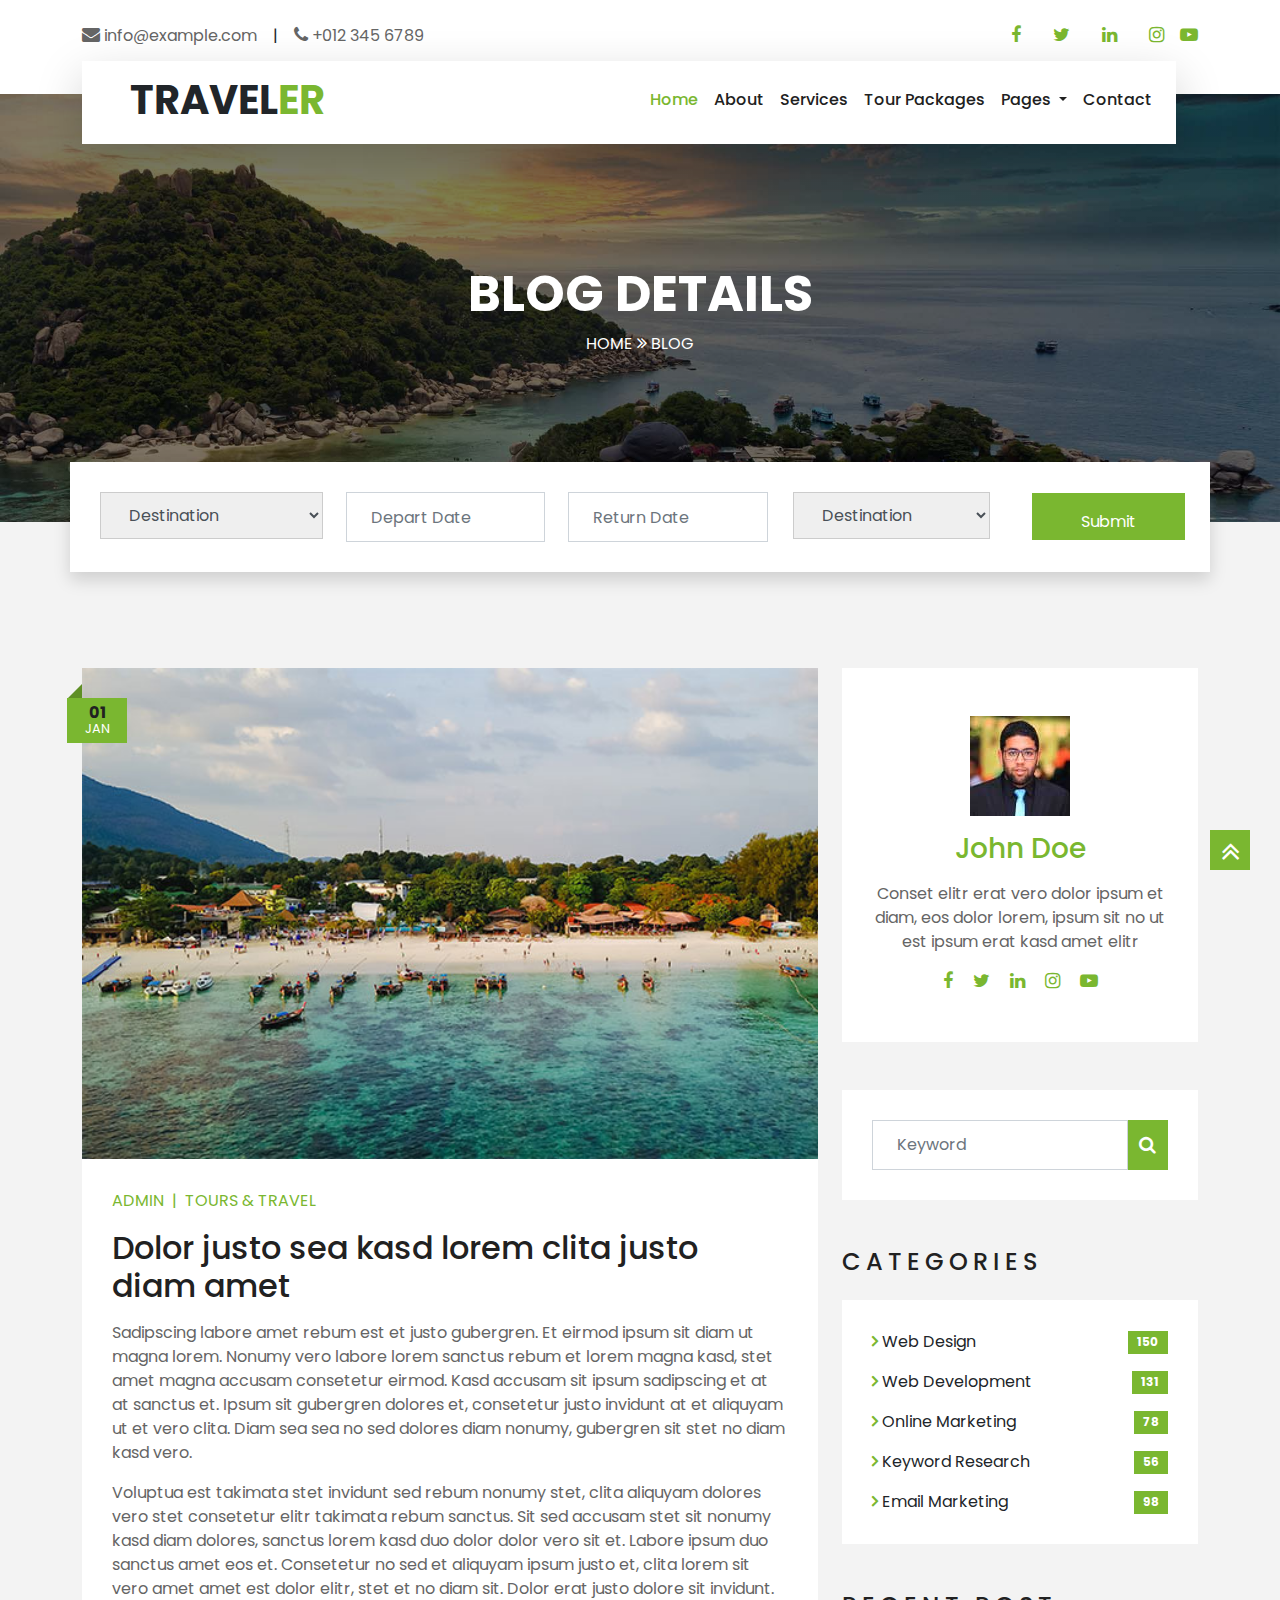
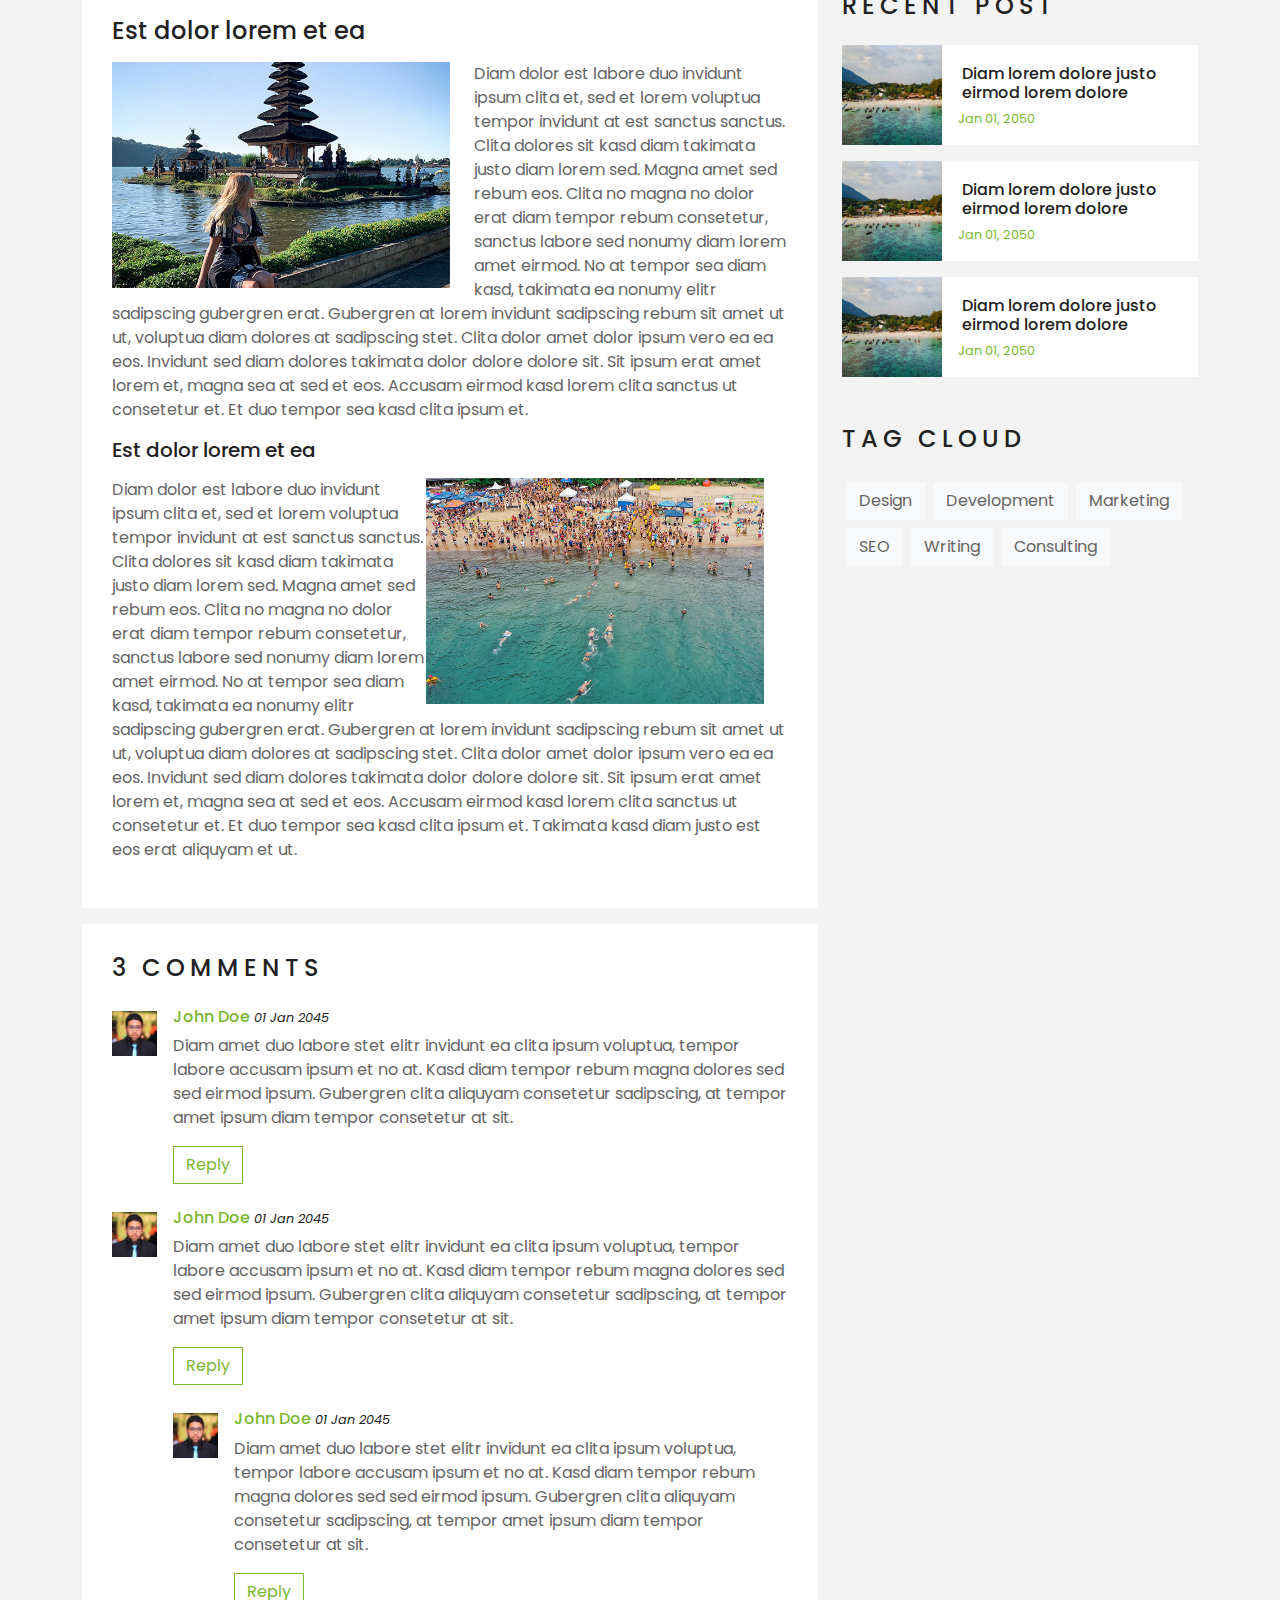
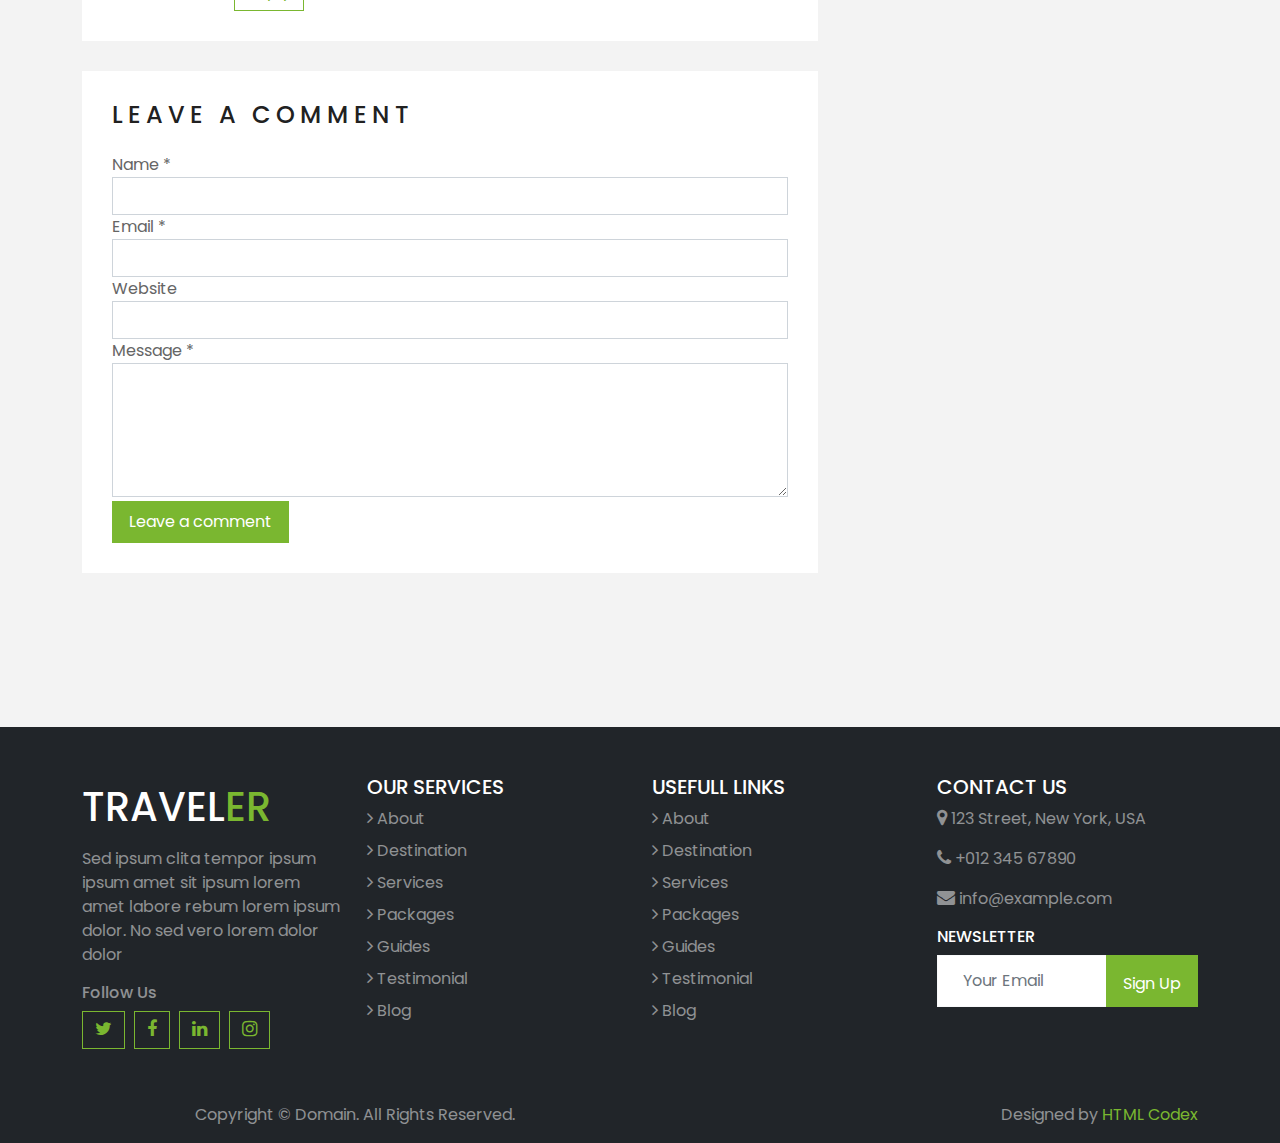
<file: single.html>
<!DOCTYPE html>
<html lang="en">

<head>
    <meta charset="UTF-8">
    <meta http-equiv="X-UA-Compatible" content="IE=edge">
    <meta name="viewport" content="width=device-width, initial-scale=1.0">
    <title>travel</title>
    <link href="https://fonts.googleapis.com/css2?family=Poppins:wght@400;500;600;700&display=swap" rel="stylesheet">
    <link rel="stylesheet" href="css/bootstrap.css">
    <link rel="stylesheet" href="css/font-awesome.css">
    <link rel="stylesheet" href="css/owl.carousel.css">
    <link rel="stylesheet" href="css/bootstrap-datepicker.css">
    <link rel="stylesheet" href="css/owl.theme.default.css">
    <link rel="stylesheet" href="css/style.css">
</head>

<body>
    <!-- Top Bar -->
    <div class="header">
        <div class="container-fluid">
            <div class="head">
                <div class="container">
                    <div class="row">
                        <div class="col-lg-6 text-left">
                            <div class="book-info">
                                <p><i class="fa fa-envelope" aria-hidden="true"></i> info@example.com</p>
                                <p class="text-body">|</p>
                                <p><i class="fa fa-phone" aria-hidden="true"></i> +012 345 6789</p>
                            </div>
                        </div>
                        <div class="col-lg-6 text-end">
                            <div class="d-inline-flex align-items-center">
                                <a class="text-primary px-3" href="">
                                    <i class="fa fa-facebook-f"></i>
                                </a>
                                <a class="text-primary px-3" href="">
                                    <i class="fa fa-twitter"></i>
                                </a>
                                <a class="text-primary px-3" href="">
                                    <i class="fa fa-linkedin"></i>
                                </a>
                                <a class="text-primary px-3" href="">
                                    <i class="fa fa-instagram"></i>
                                </a>
                                <a class="text-primary pl-3" href="">
                                    <i class="fa fa-youtube-play"></i>
                                </a>
                            </div>
                        </div>
                    </div>
                </div>
            </div>
        </div>
    </div>
    <!-- Top Bar: the end -->
    <div class="Menu">
        <div class="container">
            <div class="row">
                <div class="col-lg-12 nav-bar">
                    <nav class="navbar navbar-expand-lg bg-light p-0">
                        <div class="container-fluid">
                            <a class="navbar-brand" href="#">
                                <h1 class="m-0 text-primary"><span class="text-dark">TRAVEL</span>ER</h1>
                            </a>
                            <button class="navbar-toggler" type="button" data-bs-toggle="collapse"
                                data-bs-target="#navbarSupportedContent" aria-controls="navbarSupportedContent"
                                aria-expanded="false" aria-label="Toggle navigation">
                                <span class="navbar-toggler-icon"></span>
                            </button>
                            <div class="collapse navbar-collapse justify-content-end" id="navbarSupportedContent">
                                <ul class="navbar-nav ">
                                    <li class="nav-item">
                                        <a class="nav-link active" aria-current="page" href="index.html">Home</a>
                                    </li>
                                    <li class="nav-item">
                                        <a class="nav-link" href="About.html">About</a>
                                    </li>
                                    <li class="nav-item">
                                        <a class="nav-link" href="Service.html">Services</a>
                                    </li>
                                    <li class="nav-item">
                                        <a class="nav-link" href="Packages.html">Tour Packages</a>
                                    </li>
                                    <li class="nav-item dropdown">
                                        <a class="nav-link dropdown-toggle" href="#" role="button"
                                            data-bs-toggle="dropdown" aria-expanded="false">
                                            Pages
                                        </a>
                                        <ul class="dropdown-menu">
                                            <a href="blog.html" class="dropdown-item">Blog Grid</a>
                                            <a href="single.html" class="dropdown-item">Blog Detail</a>
                                            <a href="destination.html" class="dropdown-item">Destination</a>
                                            <a href="guide.html" class="dropdown-item">Travel Guides</a>
                                            <a href="testimonial.html" class="dropdown-item">Testimonial</a>
                                        </ul>
                                    </li>
                                    <li class="nav-item">
                                        <a class="nav-link" href="Contact.html">Contact</a>
                                    </li>
                                </ul>
                            </div>
                        </div>
                    </nav>
                </div>
            </div>
        </div>
    </div>
    <!--Menu: the end  -->
    <section class="slider">
        <div class="single-slider">
            <div class="container-fluid">
                <div class="Banner d-flex flex-column align-items-center justify-content-center">
                    <div class="row">
                        <div class="col-sm-12">
                            <div class="Banner-content text-center">
                                <h1 class="text-white text-uppercase">Blog Details</h1>
                                <p class="text-center">
                                    <a href="index.html" class="text-white text-uppercase">Home</a>
                                    <i class="fa fa-angle-double-right text-white" aria-hidden="true"></i>
                                    <span class="text-white text-uppercase">Blog</span>
                                </p>
                            </div>
                        </div>
                    </div>
                </div>
            </div>
        </div>
    </section>
    <!-- slider section : the end -->
    <!-- Booking Start -->
    <div class="Booking">
        <div class="container bg-white shadow">
            <div class="row align-items-center" style="min-height: 60px;">
                <div class="col-md-10 d-flex " style="padding:30px;">
                    <div class="col-md-3">
                        <div class="form-group bg-light">
                            <div class="mb-3 mb-md-0">
                                <select class="custom-select px-4" style="height: 47px;">
                                    <option selected>Destination</option>
                                    <option value="1">Destination 1</option>
                                    <option value="2">Destination 1</option>
                                    <option value="3">Destination 1</option>
                                </select>
                            </div>
                        </div>
                    </div>

                    <div class='col-md-3'>
                        <div class='input-group date' id='startDate'>
                            <span class="input-group-addon input-group-text"><span class="startDate"></span>
                            </span>
                            <div class="date" id="date1" data-target-input="nearest">
                                <input type="text" class="form-control p-4 datetimepicker-input"
                                    placeholder="Depart Date" data-target="#date1" data-toggle="datetimepicker" />
                            </div>
                        </div>
                    </div>

                    <div class='col-md-3'>
                        <div class='input-group date' id='startEnd'>
                            <span class="input-group-addon input-group-text"><span class="startEnd"></span>
                            </span>
                            <div class="date" id="date1" data-target-input="nearest">
                                <input type="text" class="form-control p-4 datetimepicker-input"
                                    placeholder="Return Date" data-target="#date1" data-toggle="datetimepicker" />
                            </div>
                        </div>

                    </div>
                    <div class="col-md-3">
                        <div class="destend mb-md-0 ml-3">
                            <select class="custom-select px-4" style="height: 47px;">
                                <option selected>Destination</option>
                                <option value="1">Destination 1</option>
                                <option value="2">Destination 1</option>
                                <option value="3">Destination 1</option>
                            </select>
                        </div>
                    </div>
                </div>
                <div class="col-md-2">
                    <button class="btn btn-primary btn-block" type="submit" style="height: 47px; margin-top: -2px;">Submit</button>
                </div>
            </div>
        </div>
    </div>
    <!-- Booking the end -->
    <div class="blog">
        <div class="container">
            <div class="row">
                <div class="col-lg-8">
                    <!-- Blog Detail -->
                    <div class="blog-item">
                        <div class="position-relative">
                            <img class="img-fluid w-100" src="image/blog-1.jpg" alt="">
                            <div class="blog-date">
                                <h6 class="font-weight-bold mb-n1">01</h6>
                                <small class="text-white text-uppercase">Jan</small>
                            </div>
                        </div>
                    </div>

                    <div class="bg-white mb-3" style="padding: 30px;">
                        <div class="d-flex mb-3">
                            <a class="text-primary text-uppercase text-decoration-none" href="">Admin</a>
                            <span class="text-primary px-2">|</span>
                            <a class="text-primary text-uppercase text-decoration-none" href="">Tours & Travel</a>
                        </div>
                        <h2 class="mb-3">Dolor justo sea kasd lorem clita justo diam amet</h2>
                        <p>Sadipscing labore amet rebum est et justo gubergren. Et eirmod ipsum sit diam ut
                            magna lorem. Nonumy vero labore lorem sanctus rebum et lorem magna kasd, stet
                            amet magna accusam consetetur eirmod. Kasd accusam sit ipsum sadipscing et at at
                            sanctus et. Ipsum sit gubergren dolores et, consetetur justo invidunt at et
                            aliquyam ut et vero clita. Diam sea sea no sed dolores diam nonumy, gubergren
                            sit stet no diam kasd vero.</p>
                        <p>Voluptua est takimata stet invidunt sed rebum nonumy stet, clita aliquyam dolores
                            vero stet consetetur elitr takimata rebum sanctus. Sit sed accusam stet sit
                            nonumy kasd diam dolores, sanctus lorem kasd duo dolor dolor vero sit et. Labore
                            ipsum duo sanctus amet eos et. Consetetur no sed et aliquyam ipsum justo et,
                            clita lorem sit vero amet amet est dolor elitr, stet et no diam sit. Dolor erat
                            justo dolore sit invidunt.</p>
                        <h4 class="mb-3">Est dolor lorem et ea</h4>
                        <img class="single-image img-fluid w-50" src="image/blog-2.jpg">
                        <p>Diam dolor est labore duo invidunt ipsum clita et, sed et lorem voluptua tempor
                            invidunt at est sanctus sanctus. Clita dolores sit kasd diam takimata justo diam
                            lorem sed. Magna amet sed rebum eos. Clita no magna no dolor erat diam tempor
                            rebum consetetur, sanctus labore sed nonumy diam lorem amet eirmod. No at tempor
                            sea diam kasd, takimata ea nonumy elitr sadipscing gubergren erat. Gubergren at
                            lorem invidunt sadipscing rebum sit amet ut ut, voluptua diam dolores at
                            sadipscing stet. Clita dolor amet dolor ipsum vero ea ea eos. Invidunt sed diam
                            dolores takimata dolor dolore dolore sit. Sit ipsum erat amet lorem et, magna
                            sea at sed et eos. Accusam eirmod kasd lorem clita sanctus ut consetetur et. Et
                            duo tempor sea kasd clita ipsum et.</p>
                        <h5 class="mb-3">Est dolor lorem et ea</h5>
                        <img class="image-right img-fluid w-50" src="image/blog-3.jpg">
                        <p>Diam dolor est labore duo invidunt ipsum clita et, sed et lorem voluptua tempor
                            invidunt at est sanctus sanctus. Clita dolores sit kasd diam takimata justo diam
                            lorem sed. Magna amet sed rebum eos. Clita no magna no dolor erat diam tempor
                            rebum consetetur, sanctus labore sed nonumy diam lorem amet eirmod. No at tempor
                            sea diam kasd, takimata ea nonumy elitr sadipscing gubergren erat. Gubergren at
                            lorem invidunt sadipscing rebum sit amet ut ut, voluptua diam dolores at
                            sadipscing stet. Clita dolor amet dolor ipsum vero ea ea eos. Invidunt sed diam
                            dolores takimata dolor dolore dolore sit. Sit ipsum erat amet lorem et, magna
                            sea at sed et eos. Accusam eirmod kasd lorem clita sanctus ut consetetur et. Et
                            duo tempor sea kasd clita ipsum et. Takimata kasd diam justo est eos erat
                            aliquyam et ut.</p>
                    </div>
                     <!-- Comment List Start -->
                     <div class="bg-white" style="padding: 30px; margin-bottom: 30px;">
                        <h4 class="text-uppercase mb-4" style="letter-spacing: 5px;">3 Comments</h4>
                        <div class="media mb-4">
                            <img src="image/user.jpg" alt="Image" class="img-fluid mr-3 mt-1" style="width: 45px;">
                            <div class="media-body">
                                <h6><a href="">John Doe</a> <small><i>01 Jan 2045</i></small></h6>
                                <p>Diam amet duo labore stet elitr invidunt ea clita ipsum voluptua, tempor labore
                                    accusam ipsum et no at. Kasd diam tempor rebum magna dolores sed sed eirmod ipsum.
                                    Gubergren clita aliquyam consetetur sadipscing, at tempor amet ipsum diam tempor
                                    consetetur at sit.</p>
                                <button class="btn btn-sm btn-outline-primary">Reply</button>
                            </div>
                        </div>
                        <div class="media">
                            <img src="image/user.jpg" alt="Image" class="img-fluid mr-3 mt-1" style="width: 45px;">
                            <div class="media-body">
                                <h6><a href="">John Doe</a> <small><i>01 Jan 2045</i></small></h6>
                                <p>Diam amet duo labore stet elitr invidunt ea clita ipsum voluptua, tempor labore
                                    accusam ipsum et no at. Kasd diam tempor rebum magna dolores sed sed eirmod ipsum.
                                    Gubergren clita aliquyam consetetur sadipscing, at tempor amet ipsum diam tempor
                                    consetetur at sit.</p>
                                <button class="btn btn-sm btn-outline-primary">Reply</button>
                                <div class="media mt-4">
                                    <img src="image/user.jpg" alt="Image" class="img-fluid mr-3 mt-1"
                                        style="width: 45px;">
                                    <div class="media-body">
                                        <h6><a href="">John Doe</a> <small><i>01 Jan 2045</i></small></h6>
                                        <p>Diam amet duo labore stet elitr invidunt ea clita ipsum voluptua, tempor
                                            labore accusam ipsum et no at. Kasd diam tempor rebum magna dolores sed sed
                                            eirmod ipsum. Gubergren clita aliquyam consetetur sadipscing, at tempor amet
                                            ipsum diam tempor consetetur at sit.</p>
                                        <button class="btn btn-sm btn-outline-primary">Reply</button>
                                    </div>
                                </div>
                            </div>
                        </div>
                    </div>
                    <!-- Comment List End -->
    
                    <div class="bg-white mb-3" style="padding: 30px;">
                        <h4 class="text-uppercase mb-4" style="letter-spacing: 5px;">Leave a comment</h4>
                        <form>
                            <div class="form-group">
                                <label for="name">Name *</label>
                                <input type="text" class="form-control" id="name">
                            </div>
                            <div class="form-group">
                                <label for="email">Email *</label>
                                <input type="email" class="form-control" id="email">
                            </div>
                            <div class="form-group">
                                <label for="website">Website</label>
                                <input type="url" class="form-control" id="website">
                            </div>
    
                            <div class="form-group">
                                <label for="message">Message *</label>
                                <textarea id="message" cols="30" rows="5" class="form-control"></textarea>
                            </div>
                            <div class="form-group mb-0">
                                <input type="submit" value="Leave a comment"
                                    class="btn btn-primary font-weight-semi-bold py-2 px-3">
                            </div>
                        </form>
                    </div>
                </div>
                <!-- Blog Detail End -->
                
                <!-- Author inform  -->
                <div class="col-lg-4 mt-5 mt-lg-0">
                    <div class="Author-inform d-flex flex-column text-center bg-white mb-5 py-5 px-4">
                        <img src="image/user.jpg" class="img-fluid mx-auto mb-3" style="width: 100px;">
                        <h3 class="text-primary mb-3">John Doe</h3>
                        <p>Conset elitr erat vero dolor ipsum et diam, eos dolor lorem, ipsum sit no ut est ipsum erat
                            kasd amet elitr</p>
                        <div class="icons align-items-center">
                            <a class="text-primary px-2" href="">
                                <i class="fa fa-facebook-f"></i>
                            </a>
                            <a class="text-primary px-2" href="">
                                <i class="fa fa-twitter"></i>
                            </a>
                            <a class="text-primary px-2" href="">
                                <i class="fa fa-linkedin"></i>
                            </a>
                            <a class="text-primary px-2" href="">
                                <i class="fa fa-instagram"></i>
                            </a>
                            <a class="text-primary px-2" href="">
                                <i class="fa fa-youtube-play"></i>
                            </a>
                        </div>
                    </div>
                    <!-- Search Form -->
                    <div class="Search-form mb-5">
                        <div class="Search bg-white" style="padding: 30px;">
                            <div class="input-group">
                                <input type="text" class="form-control p-4" placeholder="Keyword">
                                <div class="input-group-append">
                                    <span class="input-group-text bg-primary border-primary text-white"><i
                                            class="fa fa-search"></i></span>
                                </div>
                            </div>
                        </div>
                    </div>
                    <!-- Category List -->
                    <div class="mb-5">
                        <h4 class="text-uppercase mb-4" style="letter-spacing: 5px;">Categories</h4>
                        <div class="bg-white" style="padding: 30px;">
                            <ul class="list-inline m-0">
                                <li class="mb-3 d-flex justify-content-between align-items-center">
                                    <a class="text-dark" href="#"><i class="fa fa-angle-right text-primary"></i>
                                        Web Design</a>
                                    <span class="badge badge-primary badge-pill">150</span>
                                </li>
                                <li class="mb-3 d-flex justify-content-between align-items-center">
                                    <a class="text-dark" href="#"><i class="fa fa-angle-right text-primary mr-2"></i>
                                        Web Development</a>
                                    <span class="badge badge-primary badge-pill">131</span>
                                </li>
                                <li class="mb-3 d-flex justify-content-between align-items-center">
                                    <a class="text-dark" href="#"><i class="fa fa-angle-right text-primary mr-2"></i>
                                        Online Marketing</a>
                                    <span class="badge badge-primary badge-pill">78</span>
                                </li>
                                <li class="mb-3 d-flex justify-content-between align-items-center">
                                    <a class="text-dark" href="#"><i class="fa fa-angle-right text-primary mr-2"></i>
                                        Keyword Research</a>
                                    <span class="badge badge-primary badge-pill">56</span>
                                </li>
                                <li class="d-flex justify-content-between align-items-center">
                                    <a class="text-dark" href="#"><i class="fa fa-angle-right text-primary mr-2"></i>
                                        Email Marketing</a>
                                    <span class="badge badge-primary badge-pill">98</span>
                                </li>
                            </ul>
                        </div>
                    </div>

                    <!-- Recent Post -->
                    <div class="mb-5">
                        <h4 class="text-uppercase mb-4" style="letter-spacing: 5px;">Recent Post</h4>
                        <a class="d-flex align-items-center text-decoration-none bg-white mb-3" href="">
                            <img class="img-fluid" src="image/blog-1.jpg" alt="" style="width:100px; height: 100px;">
                            <div class=" blog-content">
                                <h6 class="m-1">Diam lorem dolore justo eirmod lorem dolore</h6>
                                <small>Jan 01, 2050</small>
                            </div>
                        </a>
                        <a class="d-flex align-items-center text-decoration-none bg-white mb-3" href="">
                            <img class="img-fluid" src="image/blog-1.jpg" alt="" style="width:100px; height: 100px;">
                            <div class="blog-content">
                                <h6 class="m-1">Diam lorem dolore justo eirmod lorem dolore</h6>
                                <small>Jan 01, 2050</small>
                            </div>
                        </a>
                        <a class="d-flex align-items-center text-decoration-none bg-white mb-3" href="">
                            <img class="img-fluid" src="image/blog-1.jpg" alt="" style="width:100px; height: 100px;">
                            <div class="blog-content">
                                <h6 class="m-1">Diam lorem dolore justo eirmod lorem dolore</h6>
                                <small>Jan 01, 2050</small>
                            </div>
                        </a>
                    </div>

                    <!-- Tag Cloud -->
                    <div class="mb-5">
                        <h4 class="text-uppercase mb-4" style="letter-spacing: 5px;">Tag Cloud</h4>
                        <div class="d-flex flex-wrap m-n1">
                            <a href="" class="btn btn-light m-1">Design</a>
                            <a href="" class="btn btn-light m-1">Development</a>
                            <a href="" class="btn btn-light m-1">Marketing</a>
                            <a href="" class="btn btn-light m-1">SEO</a>
                            <a href="" class="btn btn-light m-1">Writing</a>
                            <a href="" class="btn btn-light m-1">Consulting</a>
                        </div>
                    </div>
                </div>
            </div>
        </div>
    </div>
    <!-- Our Blog : the end -->
    <!-- Footer :start -->
    <div class="footer bg-dark text-white-50 py-5 px-sm-3 px-lg-5" style="margin-top:90px;">
        <div class="container">
            <div class="row">
                <div class="col-lg-3 col-md-6">
                    <a href="" class="navbar">
                        <h1 class="text-white">TRAVEL<span class="text-primary">ER</span></h1>
                    </a>
                    <p class="text-white-50">Sed ipsum clita tempor ipsum ipsum amet sit ipsum lorem amet labore
                        rebum
                        lorem ipsum dolor.
                        No
                        sed vero lorem dolor dolor</p>
                    <h6 class="text-white-50">Follow Us</h6>
                    <div class=" icons">
                        <a href="#" class="btn btn-outline-primary btn-square mr-2"><i class="fa fa-twitter"></i></a>
                        <a href="#" class="btn btn-outline-primary btn-square mr-2"><i class="fa fa-facebook-f"></i></a>
                        <a href="#" class="btn btn-outline-primary btn-square mr-2"><i class="fa fa-linkedin"></i></a>
                        <a href="#" class="btn btn-outline-primary btn-square mr-2"><i class="fa fa-instagram"></i></a>
                    </div>
                </div>
                <div class="col-lg-3 col-md-6">
                    <h5 class="text-white text-uppercase">Our Services</h5>
                    <div class=" Usefull-link d-flex flex-column justify-content-start">
                        <a href="" class="text-white-50"> <i class="fa fa-angle-right text-white-50"></i>
                            About</a>
                        <a href="" class="text-white-50"> <i class="fa fa-angle-right text-white-50"></i>
                            Destination</a>
                        <a href="" class="text-white-50"> <i class="fa fa-angle-right text-white-50"></i>
                            Services</a>
                        <a href="" class="text-white-50"> <i class="fa fa-angle-right text-white-50"></i>
                            Packages</a>
                        <a href="" class="text-white-50"> <i class="fa fa-angle-right text-white-50"></i>
                            Guides</a>
                        <a href="" class="text-white-50"> <i class="fa fa-angle-right text-white-50"></i>
                            Testimonial</a>
                        <a href="" class="text-white-50"> <i class="fa fa-angle-right text-white-50"></i>
                            Blog</a>
                    </div>
                </div>
                <div class="col-lg-3 col-md-6">
                    <h5 class="text-white">USEFULL LINKS</h5>
                    <div class="Usefull-link d-flex flex-column justify-content-start">
                        <a href="" class="text-white-50"> <i class="fa fa-angle-right text-white-50"></i>
                            About</a>
                        <a href="" class="text-white-50"> <i class="fa fa-angle-right text-white-50"></i>
                            Destination</a>
                        <a href="" class="text-white-50"> <i class="fa fa-angle-right text-white-50"></i>
                            Services</a>
                        <a href="" class="text-white-50"> <i class="fa fa-angle-right text-white-50"></i>
                            Packages</a>
                        <a href="" class="text-white-50"> <i class="fa fa-angle-right text-white-50"></i>
                            Guides</a>
                        <a href="" class="text-white-50"> <i class="fa fa-angle-right text-white-50"></i>
                            Testimonial</a>
                        <a href="" class="text-white-50"> <i class="fa fa-angle-right text-white-50"></i>
                            Blog</a>
                    </div>
                </div>
                <div class="col-lg-3 col-md-6 mb-5">
                    <h5 class="text-white text-uppercase">Contact Us</h5>
                    <p class="text-white-50"><i class="fa fa-map-marker text-white-50"></i> 123 Street, New
                        York, USA
                    </p>
                    <p class="text-white-50"><i class="fa fa-phone text-white-50"></i> +012 345 67890</p>
                    <p class="text-white-50"><i class="fa fa-envelope text-white-50"></i> info@example.com</p>
                    <h6 class="text-white text-uppercase">Newsletter</h6>
                    <div class="w-100">
                        <div class="input-group">
                            <input type="text" class="form-control border-light bg-white" style="padding: 25px;"
                                placeholder="Your Email">
                            <div class="input-group-append">
                                <button class="btn btn-primary px-3">Sign Up</button>
                            </div>
                        </div>
                    </div>
                </div>
            </div>
        </div>
    </div>
    <!-- Footer : the end -->
    <!-- copyright start -->
    <div class="copyright bg-dark">
        <div class="container">
            <div class="row">
                <div class="col-lg-6 text-center text-md-left mb-3 mb-md-0">
                    <p class="text-white-50">Copyright &copy; <a href="#" class="text-white-50">Domain</a>. All
                        Rights
                        Reserved.</a>
                    </p>
                </div>
                <div class="col-lg-6">
                    <p class="link text-white-50">Designed by <a href="https://htmlcodex.com" class="text-primary">HTML
                            Codex</a>
                    </p>
                </div>
            </div>
        </div>
        <div id="scroll-Top">
            <i class="fa fa-angle-double-up return-to-top" id="scroll-top" data-toggle="tooltip" data-placement="top"
                title="" data-original-title="Back to Top" aria-hidden="true"></i>
        </div>
    </div>
    <!-- copyright the end -->
    <!-- javascript library -->
    <script src="js/jquery.js"></script>
    <script src="js/bootstrap.js"></script>
    <script src="js/bootstrap-datepicker.js"></script>
    <script src="js/owl.carousel.js"></script>
    <script src="js/main.js"></script>
</body>
</file>
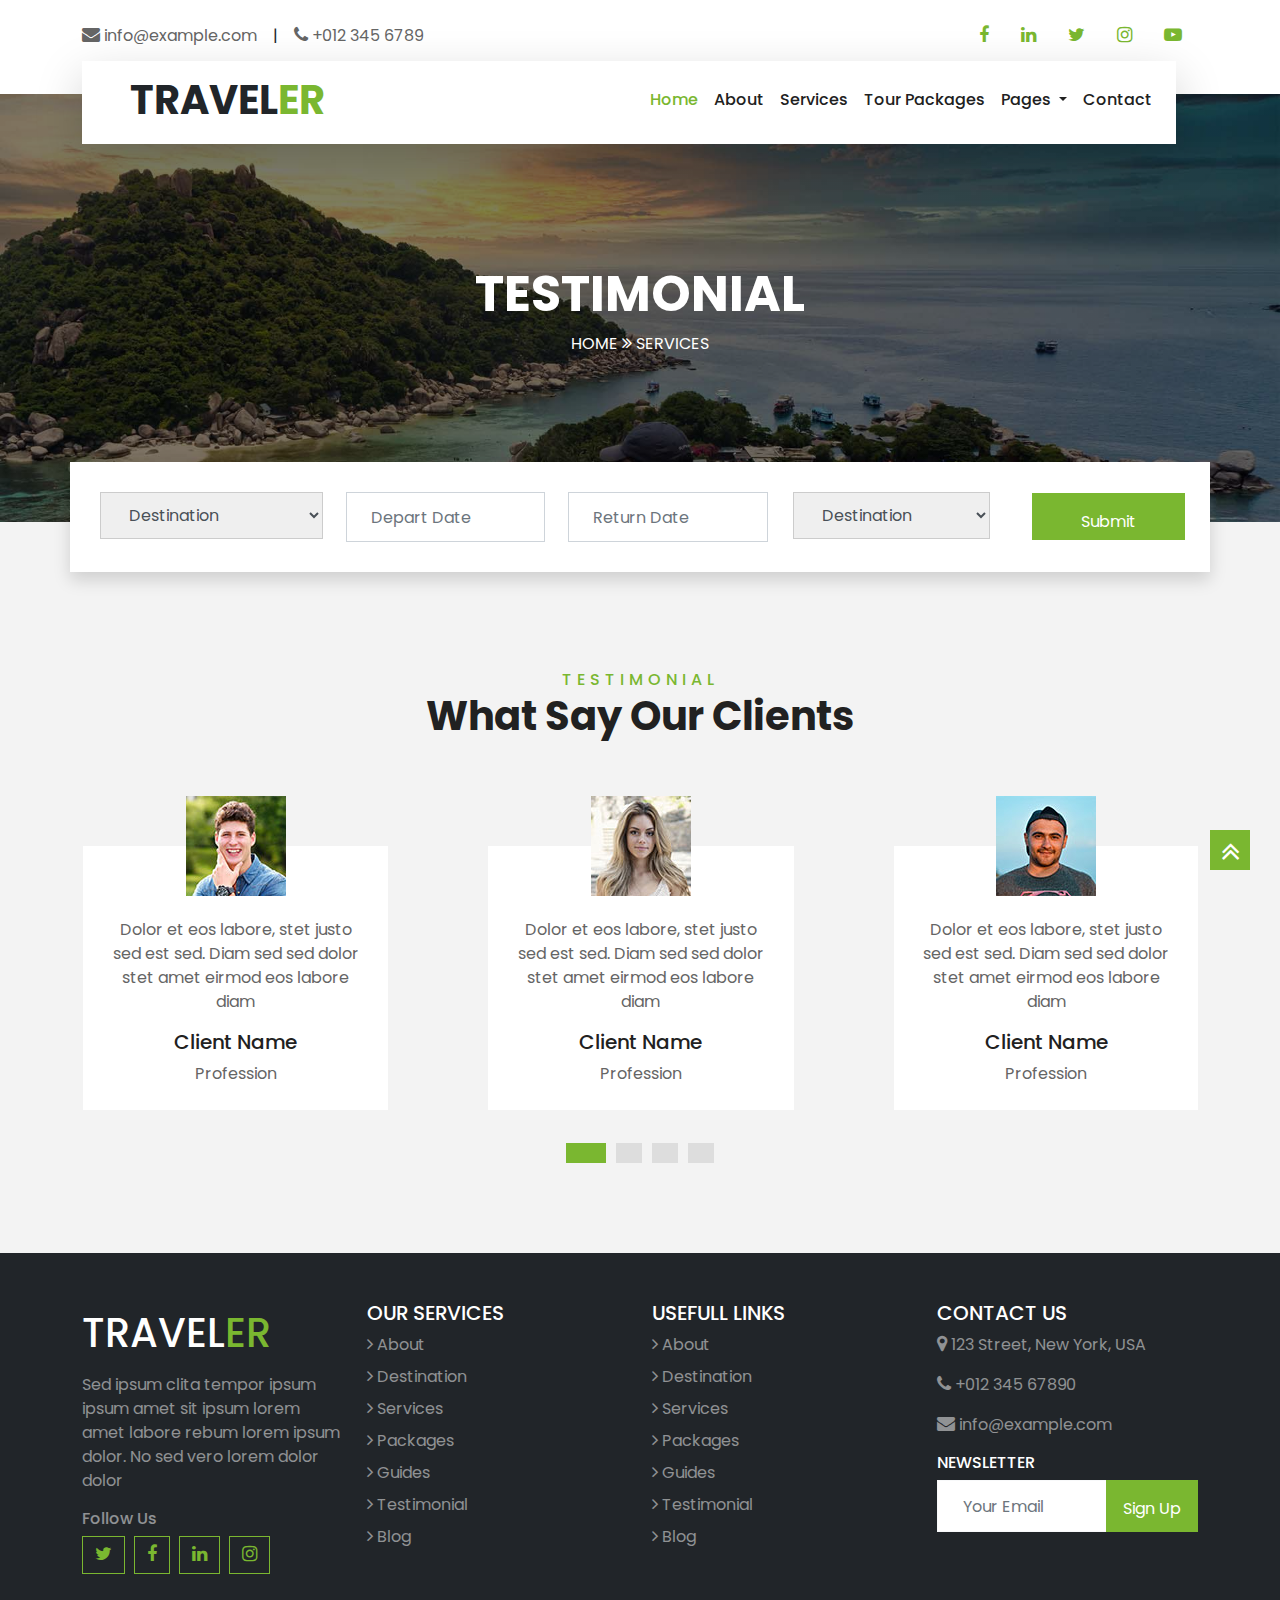
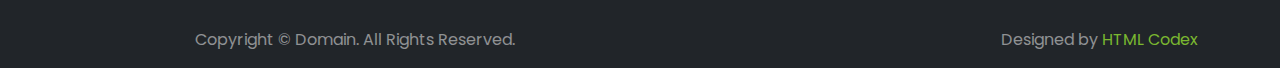
<file: testimonial.html>
<!DOCTYPE html>
<html lang="en">

<head>
    <meta charset="UTF-8">
    <meta http-equiv="X-UA-Compatible" content="IE=edge">
    <meta name="viewport" content="width=device-width, initial-scale=1.0">
    <title>travel</title>
    <link href="https://fonts.googleapis.com/css2?family=Poppins:wght@400;500;600;700&display=swap" rel="stylesheet">
    <link rel="stylesheet" href="css/bootstrap.css">
    <link rel="stylesheet" href="css/font-awesome.css">
    <link rel="stylesheet" href="css/owl.carousel.css">
    <link rel="stylesheet" href="css/bootstrap-datepicker.css">
    <link rel="stylesheet" href="css/owl.theme.default.css">
    <link rel="stylesheet" href="css/style.css">
</head>

<body>
    <!-- Top Bar -->
    <div class="header">
        <div class="container-fluid">
            <div class="head">
                <div class="container">
                    <div class="row">
                        <div class="col-lg-6 text-left">
                            <div class="book-info">
                                <p><i class="fa fa-envelope" aria-hidden="true"></i> info@example.com</p>
                                <p class="text-body">|</p>
                                <p><i class="fa fa-phone" aria-hidden="true"></i> +012 345 6789</p>
                            </div>
                        </div>
                        <div class="col-lg-6 text-end">
                            <div class="social-icons">
                                <ul>
                                    <li><a href="#"><i class="fa fa-facebook"></i></a></li>
                                    <li><a href="#"><i class="fa fa-linkedin"></i></a></li>
                                    <li><a href="#"><i class="fa fa-twitter" aria-hidden="true"></i></a></li>
                                    <li><a href="#"><i class="fa fa-instagram" aria-hidden="true"></i></a></li>
                                    <li><a href="#"><i class="fa fa-youtube-play" aria-hidden="true"></i></a></li>
                                </ul>
                            </div>
                        </div>
                    </div>
                </div>
            </div>
        </div>
    </div>
    <!-- Top Bar: the end -->
    <div class="Menu">
        <div class="container">
            <div class="row">
                <div class="col-lg-12 nav-bar">
                    <nav class="navbar navbar-expand-lg bg-light p-0">
                        <div class="container-fluid">
                            <a class="navbar-brand" href="#">
                                <h1 class="m-0 text-primary"><span class="text-dark">TRAVEL</span>ER</h1>
                            </a>
                            <button class="navbar-toggler" type="button" data-bs-toggle="collapse"
                                data-bs-target="#navbarSupportedContent" aria-controls="navbarSupportedContent"
                                aria-expanded="false" aria-label="Toggle navigation">
                                <span class="navbar-toggler-icon"></span>
                            </button>
                            <div class="collapse navbar-collapse justify-content-end" id="navbarSupportedContent">
                                <ul class="navbar-nav ">
                                    <li class="nav-item">
                                        <a class="nav-link active" aria-current="page" href="index.html">Home</a>
                                    </li>
                                    <li class="nav-item">
                                        <a class="nav-link" href="About.html">About</a>
                                    </li>
                                    <li class="nav-item">
                                        <a class="nav-link" href="Service.html">Services</a>
                                    </li>
                                    <li class="nav-item">
                                        <a class="nav-link" href="Packages.html">Tour Packages</a>
                                    </li>
                                    <li class="nav-item dropdown">
                                        <a class="nav-link dropdown-toggle" href="#" role="button"
                                            data-bs-toggle="dropdown" aria-expanded="false">
                                            Pages
                                        </a>
                                        <ul class="dropdown-menu">
                                            <a href="blog.html" class="dropdown-item">Blog Grid</a>
                                            <a href="single.html" class="dropdown-item">Blog Detail</a>
                                            <a href="destination.html" class="dropdown-item">Destination</a>
                                            <a href="guide.html" class="dropdown-item">Travel Guides</a>
                                            <a href="testimonial.html" class="dropdown-item">Testimonial</a>
                                        </ul>
                                    </li>
                                    <li class="nav-item">
                                        <a class="nav-link" href="Contact.html">Contact</a>
                                    </li>
                                </ul>
                            </div>
                        </div>
                    </nav>
                </div>
            </div>
        </div>
    </div>
    <!--Menu: the end  -->
    <section class="slider">
        <div class="single-slider">
            <div class="container-fluid">
                <div class="Banner d-flex flex-column align-items-center justify-content-center">
                    <div class="row">
                        <div class="col-sm-12">
                            <div class="Banner-content text-center">
                                <h1 class="text-white text-uppercase">Testimonial</h1>
                                <p class="text-center">
                                    <a href="index.html" class="text-white text-uppercase">Home</a>
                                    <i class="fa fa-angle-double-right text-white" aria-hidden="true"></i>
                                    <span class="text-white text-uppercase">Services</span>
                                </p>
                            </div>
                        </div>
                    </div>
                </div>
            </div>
        </div>
    </section>
    <!-- slider section : the end -->
    <!-- Booking Start -->
    <div class="Booking">
        <div class="container bg-white shadow">
            <div class="row align-items-center" style="min-height: 60px;">
                <div class="col-md-10 d-flex " style="padding:30px;">
                    <div class="col-md-3">
                        <div class="form-group bg-light">
                            <div class="mb-3 mb-md-0">
                                <select class="custom-select px-4" style="height: 47px;">
                                    <option selected>Destination</option>
                                    <option value="1">Destination 1</option>
                                    <option value="2">Destination 1</option>
                                    <option value="3">Destination 1</option>
                                </select>
                            </div>
                        </div>
                    </div>

                    <div class='col-md-3'>
                        <div class='input-group date' id='startDate'>
                            <span class="input-group-addon input-group-text"><span class="startDate"></span>
                            </span>
                            <div class="date" id="date1" data-target-input="nearest">
                                <input type="text" class="form-control p-4 datetimepicker-input"
                                    placeholder="Depart Date" data-target="#date1" data-toggle="datetimepicker" />
                            </div>
                        </div>
                    </div>

                    <div class='col-md-3'>
                        <div class='input-group date' id='startEnd'>
                            <span class="input-group-addon input-group-text"><span class="startEnd"></span>
                            </span>
                            <div class="date" id="date1" data-target-input="nearest">
                                <input type="text" class="form-control p-4 datetimepicker-input"
                                    placeholder="Return Date" data-target="#date1" data-toggle="datetimepicker" />
                            </div>
                        </div>

                    </div>
                    <div class="col-md-3">
                        <div class="destend mb-md-0 ml-3">
                            <select class="custom-select px-4" style="height: 47px;">
                                <option selected>Destination</option>
                                <option value="1">Destination 1</option>
                                <option value="2">Destination 1</option>
                                <option value="3">Destination 1</option>
                            </select>
                        </div>
                    </div>
                </div>
                <div class="col-md-2">
                    <button class="btn btn-primary btn-block" type="submit" style="height: 47px; margin-top: -2px;">Submit</button>
                </div>
            </div>
        </div>
    </div>
    <!-- Booking the end -->
    <!-- Testminoal start -->
    <div class="testimonial">
        <div class="container">
            <div class="row">
                <div class="col-lg-12">
                    <div class="heading text-center">
                        <span>TESTIMONIAL</span>
                        <h2>What Say Our Clients</h2>
                    </div>
                </div>
            </div>
            <div class="owl-carousel testimonial-carousel">
                <div class="text-center pb-4">
                    <img class="img-fluid mx-auto" src="image/testimonial-1.jpg" style="width: 100px; height: 100px;">
                    <div class="testimonial-text bg-white p-4">
                        <p class="mt-5">Dolor et eos labore, stet justo sed est sed. Diam sed sed dolor stet amet eirmod
                            eos labore diam
                        </p>
                        <h5 class="text-truncate">Client Name</h5>
                        <span>Profession</span>
                    </div>
                </div>
                <div class="text-center">
                    <img class="img-fluid mx-auto" src="image/testimonial-2.jpg" style="width: 100px; height: 100px;">
                    <div class="testimonial-text bg-white p-4">
                        <p class="mt-5">Dolor et eos labore, stet justo sed est sed. Diam sed sed dolor stet amet eirmod
                            eos labore diam
                        </p>
                        <h5 class="text-truncate">Client Name</h5>
                        <span>Profession</span>
                    </div>
                </div>
                <div class="text-center">
                    <img class="img-fluid mx-auto" src="image/testimonial-3.jpg" style="width: 100px; height: 100px;">
                    <div class="testimonial-text bg-white p-4 mt-n5">
                        <p class="mt-5">Dolor et eos labore, stet justo sed est sed. Diam sed sed dolor stet amet eirmod
                            eos labore diam
                        </p>
                        <h5 class="text-truncate">Client Name</h5>
                        <span>Profession</span>
                    </div>
                </div>
                <div class="text-center">
                    <img class="img-fluid mx-auto" src="image/testimonial-4.jpg" style="width: 100px; height: 100px;">
                    <div class="testimonial-text bg-white p-4 mt-n5">
                        <p class="mt-5">Dolor et eos labore, stet justo sed est sed. Diam sed sed dolor stet amet eirmod
                            eos labore diam
                        </p>
                        <h5 class="text-truncate">Client Name</h5>
                        <span>Profession</span>
                    </div>
                </div>
            </div>
        </div>
    </div>
    <!--Testimonial : the end  -->
    <!-- Footer :start -->
    <div class="footer bg-dark text-white-50 py-5 px-sm-3 px-lg-5" style="margin-top:90px;">
        <div class="container">
            <div class="row">
                <div class="col-lg-3 col-md-6">
                    <a href="" class="navbar">
                        <h1 class="text-white">TRAVEL<span class="text-primary">ER</span></h1>
                    </a>
                    <p class="text-white-50">Sed ipsum clita tempor ipsum ipsum amet sit ipsum lorem amet labore
                        rebum
                        lorem ipsum dolor.
                        No
                        sed vero lorem dolor dolor</p>
                    <h6 class="text-white-50">Follow Us</h6>
                    <div class=" icons">
                        <a href="#" class="btn btn-outline-primary btn-square mr-2"><i class="fa fa-twitter"></i></a>
                        <a href="#" class="btn btn-outline-primary btn-square mr-2"><i class="fa fa-facebook-f"></i></a>
                        <a href="#" class="btn btn-outline-primary btn-square mr-2"><i class="fa fa-linkedin"></i></a>
                        <a href="#" class="btn btn-outline-primary btn-square mr-2"><i class="fa fa-instagram"></i></a>
                    </div>
                </div>
                <div class="col-lg-3 col-md-6">
                    <h5 class="text-white text-uppercase">Our Services</h5>
                    <div class=" Usefull-link d-flex flex-column justify-content-start">
                        <a href="" class="text-white-50"> <i class="fa fa-angle-right text-white-50"></i>
                            About</a>
                        <a href="" class="text-white-50"> <i class="fa fa-angle-right text-white-50"></i>
                            Destination</a>
                        <a href="" class="text-white-50"> <i class="fa fa-angle-right text-white-50"></i>
                            Services</a>
                        <a href="" class="text-white-50"> <i class="fa fa-angle-right text-white-50"></i>
                            Packages</a>
                        <a href="" class="text-white-50"> <i class="fa fa-angle-right text-white-50"></i>
                            Guides</a>
                        <a href="" class="text-white-50"> <i class="fa fa-angle-right text-white-50"></i>
                            Testimonial</a>
                        <a href="" class="text-white-50"> <i class="fa fa-angle-right text-white-50"></i>
                            Blog</a>
                    </div>
                </div>
                <div class="col-lg-3 col-md-6">
                    <h5 class="text-white">USEFULL LINKS</h5>
                    <div class="Usefull-link d-flex flex-column justify-content-start">
                        <a href="" class="text-white-50"> <i class="fa fa-angle-right text-white-50"></i>
                            About</a>
                        <a href="" class="text-white-50"> <i class="fa fa-angle-right text-white-50"></i>
                            Destination</a>
                        <a href="" class="text-white-50"> <i class="fa fa-angle-right text-white-50"></i>
                            Services</a>
                        <a href="" class="text-white-50"> <i class="fa fa-angle-right text-white-50"></i>
                            Packages</a>
                        <a href="" class="text-white-50"> <i class="fa fa-angle-right text-white-50"></i>
                            Guides</a>
                        <a href="" class="text-white-50"> <i class="fa fa-angle-right text-white-50"></i>
                            Testimonial</a>
                        <a href="" class="text-white-50"> <i class="fa fa-angle-right text-white-50"></i>
                            Blog</a>
                    </div>
                </div>
                <div class="col-lg-3 col-md-6 mb-5">
                    <h5 class="text-white text-uppercase">Contact Us</h5>
                    <p class="text-white-50"><i class="fa fa-map-marker text-white-50"></i> 123 Street, New
                        York, USA
                    </p>
                    <p class="text-white-50"><i class="fa fa-phone text-white-50"></i> +012 345 67890</p>
                    <p class="text-white-50"><i class="fa fa-envelope text-white-50"></i> info@example.com</p>
                    <h6 class="text-white text-uppercase">Newsletter</h6>
                    <div class="w-100">
                        <div class="input-group">
                            <input type="text" class="form-control border-light bg-white" style="padding: 25px;"
                                placeholder="Your Email">
                            <div class="input-group-append">
                                <button class="btn btn-primary px-3">Sign Up</button>
                            </div>
                        </div>
                    </div>
                </div>
            </div>
        </div>
    </div>
    <!-- Footer : the end -->
    <!-- copyright start -->
    <div class="copyright bg-dark">
        <div class="container">
            <div class="row">
                <div class="col-lg-6 text-center text-md-left mb-3 mb-md-0">
                    <p class="text-white-50">Copyright &copy; <a href="#" class="text-white-50">Domain</a>. All
                        Rights
                        Reserved.</a>
                    </p>
                </div>
                <div class="col-lg-6">
                    <p class="link text-white-50">Designed by <a href="https://htmlcodex.com" class="text-primary">HTML
                            Codex</a>
                    </p>
                </div>
            </div>
        </div>
        <div id="scroll-Top">
            <i class="fa fa-angle-double-up return-to-top" id="scroll-top" data-toggle="tooltip" data-placement="top"
                title="" data-original-title="Back to Top" aria-hidden="true"></i>
        </div>
    </div>
    <!-- copyright the end -->
    <!-- javascript library -->
    <script src="js/jquery.js"></script>
    <script src="js/bootstrap.js"></script>
    <script src="js/bootstrap-datepicker.js"></script>
    <script src="js/owl.carousel.js"></script>
    <script src="js/main.js"></script>
</body>
</file>
<file: css/style.css>
/*=========== TABLE OF CONTENTS ===========
1.  General css (Reset code)
2. 	Header
3.	Menu
4.	Slider
5. 	Booking
6. 	About
7. 	Feature
8. 	Destination
9.  Service
10.	Package
11. Contact
12. Team
13. Testimonial   
14. Blog
15. Footer & Copyright
===========*/
/*-------------------------------------
		1. General css (reset code)
-----*/
* {
    box-sizing: border-box;
    color: var(#7AB730);
}

body {
    font-family: 'Poppins', sans-serif;
    font-size: 1rem;
    font-weight: 400;
    margin: 0;
    line-height: 1.5;
    color: #656565;
    background-color: #F3F3F3;
}

.container-fluid {
    padding: 0;
    display: block;
}

small {
    color: #7AB730 !important;
}

small:hover {
    color: #527a20 !important;
}

.text-primary {
    color: #7AB730 !important;
}

h1,
h2,
h3,
h4,
h5,
h6 {
    margin-bottom: 8px;
    font-weight: 500;
    line-height: 1.2;
    text-decoration: none;
    color: #212121;
}

a {
    text-decoration: none;
    color: #212121;
}

a:hover {
    color: #527a20;
}

a.text-primary:hover,
a.text-primary:focus {
    color: #527a20 !important;
}

ul li {
    list-style: none;
    text-align: left;
}

small,
.small {
    font-size: 80%;
    font-weight: 400;
}

.text-white-50 {
    color: rgba(255, 255, 255, 0.5) !important;
}

.bg-primary {
    background-color: #7AB730 !important;
}

.heading span {
    color: #7AB730;
    font-size: 16px;
    letter-spacing: 5px;
    font-weight: 500;
    text-transform: uppercase;
    margin-bottom: 2px;
}

.heading h2 {
    font-size: 40px;
    font-weight: 700;
    line-height: 1.2;
    color: #212121;
}

.Booking {
    padding-bottom: 48px;
}

.About,
.Feature,
.Destination,
.Service,
.Package,
.contact,
.team,
.testminoal,
.blog {
    padding-top: 48px;
    padding-bottom: 48px;
}

.img-fulid {
    max-width: 100%;
    height: auto;
}

.fa {
    font-size: 18px;
}


p {
    color: #656565;
    line-height: 1.5 !important;
}

.btn {
    display: inline-block;
    font-weight: 400;
    color: #656565;
    text-align: center;
    vertical-align: middle;
    border: 1px solid transparent;
    border-radius: 0 !important;
    padding: 6px 12px;
    font-size: 16px;
    line-height: 1.5;
}

.btn-primary {
    color: #fff;
    background-color: #7AB730;
    border-color: #7AB730;
    margin-top: 4px;
    padding: 16px 48px 25px 48px;
}

.btn-primary:hover,
.btn-primary:focus {
    border-color: #b8e087;
    background-color: #669928;
    outline: 0 !important;
    box-shadow: 0 0 0 0.2rem rgb(122 183 48 / 25%);
    text-decoration: none;
}

.custom-select {
    display: inline-block;
    width: 100%;
    font-size: 1rem;
    font-weight: 400;
    line-height: 1.5;
    color: #495057;
    vertical-align: middle;
    border-radius: 0;
    border: 1px solid #cccccc;
}

.form-control {
    display: block;
    width: 100%;
    height: calc(1.5em + 0.75rem + 2px);
    padding: 0.375rem 0.75rem;
    font-size: 1rem;
    font-weight: 400;
    line-height: 1.5;
    color: #495057;
    background-color: #fff;
    background-clip: padding-box;
    border: 1px solid #ced4da;
    border-radius: 0;
    transition: border-color 0.15s ease-in-out, box-shadow 0.15s ease-in-out;
}


.form-control:focus {
    color: #495057;
    border-color: #b8e087;
    outline: 0;
    box-shadow: 0 0 0 0.2rem rgb(122 183 48 / 25%);
}

/*-------------------------------------
General css (Reset code) : the end
-----*/

/* 2. Header */
.head {
    padding-top: 24px;
    padding-bottom: 30px;
    background-color: #fff;
    line-height: 1.5;
}

.book-info {
    align-items: center;
    display: inline-flex !important;
}

.text-body {
    color: #656565;
    padding-left: 16px;
    padding-right: 16px;
}

.social-icons {
    text-align: right;
}

.social-icons ul {
    text-decoration: none;
    display: inline-flex;
}

.social-icons ul li a {
    padding-left: 16px;
    padding-right: 16px;
    color: #7AB730;
}

.social-icons ul li a:hover {
    color: #28a745;
}

/* Header : the end */

/* 3. Menu */
.nav-bar {
    position: relative;
}

nav.navbar {
    position: absolute;
    background-color: #ffffff !important;
    box-shadow: 0 1rem 3rem rgb(0 0 0 / 18%) !important;
    padding-left: 48px !important;
    padding-right: 16px !important;
    padding-bottom: 5px !important;
    bottom: -50px;
    z-index: 2;
    width: 96%;
}

h1.text-primary {
    color: #7AB730 !important;
    padding-top: 10px !important;
    padding-bottom: 10px !important;
    font-weight: 700;
}

.navbar-nav .nav-item .nav-link {
    color: #212121 !important;
    font-weight: 500;
}

.navbar-nav .nav-link:hover,
.navbar-nav .nav-link.active {
    color: #7AB730 !important;
}

.dropdown-item.active,
.dropdown-item:active {
    color: #fff;
    text-decoration: none;
    background-color: #7AB730;
}

/* Menu: the end*/

/* 4. slider */
.owl-item-slider-1 {
    background-image: url(../image/carousel-1.jpg);
    position: relative;
    background-repeat: no-repeat;
    background-size: cover;
    background-position: center;
    padding-top: 270px;
    padding-bottom: 400px;
}

.owl-item-slider-2 {
    background-image: url(../image/carousel-2.jpg);
    position: relative;
    background-repeat: no-repeat;
    background-size: cover;
    background-position: center;
    padding-top: 270px;
    padding-bottom: 400px;
}

.slide-content {
    position: absolute;
    padding-top: 200px;
    padding-bottom: 200px;
    color: #fff;
    right: 0;
    left: 0;
    top: 0;
    bottom: 0;
    background: rgba(0, 0, 0, 0.5);
    z-index: 1;
}

.slide-content span {
    font-size: 20px;
    font-weight: 500;
    text-transform: uppercase;
}

.slide-content h1 {
    font-size: 4.5rem;
    font-weight: 700;
}

/* slider: the end */

/* 5. Booking */
.Booking {
    position: relative;
    margin-top: -60px;
    z-index: 1;
}

.input-group {
    flex-wrap: unset;
}

.input-group-text {
    background-color: transparent;
    border: none !important;
    border-radius: 0;
}

.custom-select:focus {
    border-color: #b8e087;
    outline: 0;
    box-shadow: 0 0 0 0.2rem rgb(122 183 48 / 25%);
}

button.btn {
    border-radius: 0px !important;
}

.destend {
    margin-left: 25px !important;
}

/* Booking: the end */


/*6. About */
.About {
    position: relative;
}

.about-img img {
    width: 100%;
    object-fit: cover;
}

.about-us {
    margin-top: 120px;
    margin-bottom: 3rem;
    padding: 3rem;
    background-color: #fff;
    margin-left: -120px;

}

.about-us span {
    color: #7AB730;
    font-size: 16px;
    letter-spacing: 5px;
    font-weight: 500;
    text-transform: uppercase;
    margin-bottom: 2px;
}

.about-us h2 {
    font-size: 40px;
    font-weight: 700;
    line-height: 1.2;
    color: #212121;
}

/* About : the end */

/* 7. Feature */
.Feature-txt {
    display: flex;
}

.Feature-icons {
    display: flex;
    background-color: #7AB730;
    width: 100px;
    height: 100px;
    padding: 40px;
    margin-right: 16px;
}

.Feature-icons .fa {
    font-size: 32px;
    font-weight: 900;
}

.Feature-info {
    color: #212121;
    font-weight: 500;
}

/* Feature: the end */

/*  8. Destination */
.destination-item img {
    transition: 0.5s;
    transform: scale(1);
}

.destination-item:hover img {
    transform: scale(1.3);
}

.destination-overlay a span {
    margin-left: 20px;
}

.destination-overlay {
    position: absolute;
    top: 30px;
    right: 30px;
    bottom: 30px;
    left: 30px;
    display: flex;
    align-items: center;
    justify-content: center;
    background: rgba(0, 0, 0, 0.3);
    border: 1px solid rgba(255, 255, 255, 0.5);
    transition: .5s;
    z-index: 1;
}

.destination-item:hover .destination-overlay {
    top: 0px;
    right: 0px;
    bottom: 0px;
    left: 0px;
    border-width: 30px;
}

/* Destination : the end */

/*  9. Service */
.Service-item {
    background-color: #fff;
    padding: 48px 17px 48px 17px;
}

.Service-item .fa {
    padding: 20px;
    align-items: center;
    justify-content: center;
    border: 2px solid #7AB730;
    color: #7AB730;
    font-size: 32px;
    transition: 0.5s;
    margin: auto;
    margin-bottom: 16.5px;
}

.Service-item:hover i {
    background-color: #7AB730;
    color: #fff;
}

.Service-item:hover {
    box-shadow: 0 0 30px #cccccc;
}

.Service-item p {
    text-align: center !important;
}

.Service .heading {
    margin-bottom: 16px;
}

/* Service : the end */

/*  10. Package : start */
.package-item {
    margin-bottom: 8px;
    transition: 0.5s;
}

.package-item:hover {
    box-shadow: 0 0 30px #cccccc;
}

.package-text {
    padding: 20px !important;
    margin-bottom: 24px;
}

.package-icons {
    display: flex !important;
    justify-content: space-between !important;
    margin-bottom: 16px;
}

/* Package : the end */

/*  11. Contact */
.contact {
    background: linear-gradient(rgba(0, 0, 0, 0.5), rgba(0, 0, 0, 0.5)), url(../image/carousel-1.jpg) no-repeat center;
    background-size: cover;
    padding-top: 48px;
    padding-bottom: 48px;
}

.contact-head h1 {
    font-weight: 700 !important;
}

.heading {
    padding-top: 48px;
    padding-bottom: 48px;
}

.heading h1 span {
    font-size: 39px;
    font-weight: 700;
}

.heading ul {
    padding-left: 0;
    line-height: 2.5;
}

.heading ul li a {
    margin-right: 15px !important;
}

.btn-primary-1 {
    color: #fff;
    background-color: #7AB730;
    border-color: #7AB730;
    margin-top: 4px;
    padding: 16px 100px 16px 140px;
}

.btn-primary-1:hover,
.btn-primary-1:focus {
    border-color: #b8e087;
    color: #fff;
    background-color: #669928;
    outline: 0 !important;
    box-shadow: 0 0 0 0.2rem rgb(122 183 48 / 25%);
    text-decoration: none;
}

.btn-outline-primary {
    color: #7AB730;
    border-color: #7AB730;
}

/* contact : the end */

/* 12. Team */
.team-item {
    transition: .5s;
}

.team-social {
    position: absolute;
    width: 100%;
    height: 100%;
    top: 0;
    left: 0;
    display: flex;
    align-items: center;
    justify-content: center;
    transition: .5s;
}

.team-social a.btn {
    position: relative;
    margin: 0 3px;
    margin-top: 100px;
    opacity: 0;
    text-decoration: none;
    border-radius: 1px;
}

.btn-outline-primary {
    color: #7AB730;
    border-color: #7AB730;
}

.btn-outline-primary:hover {
    color: #fff;
    background-color: #7AB730;
    border-color: #7AB730;
}

.team-item:hover {
    box-shadow: 0 0 30px #CCCCCC;
}

.team-item:hover .team-social {
    background: rgba(0, 0, 0, 0.5);
}

.team-item:hover .team-social a.btn:first-child,
.team-item:hover .team-social a.btn:nth-child(2),
.team-item:hover .team-social a.btn:nth-child(3),
.team-item:hover .team-social a.btn:nth-child(4) {
    opacity: 1;
    margin-top: 0;
    transition: .3s 0s;
}

.team-item .team-img img {
    transition: .5s;
}

.team-item:hover .team-img img {
    transform: scale(1.2);
}

/* Team : the end */

/* 13. testimonial */
.testimonial-text {
    margin-top: -50px;
}

.testimonial-text p {
    text-align: center !important;
}

.testimonial-carousel .owl-dots {
    margin-top: 5px;
    text-align: center;
}

.testimonial-carousel .owl-dot {
    position: relative;
    display: inline-block !important;
    margin: 0 5px !important;
    width: 20px;
    height: 20px !important;
    background: #DDDDDD !important;
    transition: .5s !important;
}

.testimonial-carousel .owl-dot.active {
    width: 40px;
    background: #7AB730 !important;
}

.testimonial-carousel .owl-item.center .testimonial-text {
    box-shadow: 0 0 30px #CCCCCC;
}

/* testimonial: the end */

/* 14. Blog  */
.blog {
    margin-bottom: 85px !important;
}

.blog-date {
    position: absolute;
    width: 60px;
    height: 45px;
    top: 30px;
    left: -15px;
    display: flex;
    align-items: center;
    justify-content: center;
    flex-direction: column;
    background: #7AB730;
}

.blog-date::after {
    position: absolute;
    content: "";
    width: 0;
    height: 0;
    top: -15px;
    left: 0;
    border: 8px solid;
    border-color: transparent #5f8f25 #5f8f25 transparent;
    z-index: -1;
}

.blog-date h6 {
    font-weight: 700 !important;
    margin-bottom: -0.25rem !important;
}

.blog-admin {
    margin-bottom: 12px;
}

/* Blog : the end */

/* 15. footer and copyright */
.footer .icons a {
    border-radius: 1px;
    margin-right: 5px;
}

.footer ul li a {
    margin-right: 10px;
}

.input-group-append button.btn-primary {
    margin-top: 0 !important;
    padding-bottom: 10px !important;
}

p.link {
    text-align: right !important;
}

.Usefull-link a {
    margin-right: 0.25rem;
    margin-bottom: 0.5rem;
}

.Usefull-link a:hover {
    text-decoration: underline;
}

#scroll-Top .return-to-top {
    position: fixed;
    right: 30px;
    bottom: 30px;
    width: 40px;
    line-height: 40px;
    height: 40px;
    text-align: center;
    font-size: 30px;
    border: 1px solid #7AB730;
    color: #fff;
    background-color: #7AB730;
    cursor: pointer;
    z-index: 15;
    transition: 0.5s;
}

#scroll-Top .return-to-top:hover {
    color: #fff;
    background-color: #669928;
    border-color: #5f8f25;
}

/* -----------Sub Page------------ */
/* About */
/* Banner */
.Banner {
    position: relative;
    background: linear-gradient(rgba(0, 0, 0, 0.5), rgba(0, 0, 0, 0.5)), url(../image/carousel-2.jpg), no-repeat center center;
    background-size: cover;
    padding-top: 170px;
    padding-bottom: 150px;
}

.Banner-content h1 {
    font-size: 50px;
    font-weight: bolder;
}

.Banner-content a:hover {
    text-decoration: underline;
}

/* Banner : the end */
/* Blog */
.blog-item {
    transition: 0.5s;
}

.blog-item:hover {
    box-shadow: 0 0 30px #CCCCCC;
}

.blog-content {
    padding-left: 16px;
}

/* Pagination */
.page-item.active .page-link {
    z-index: 3;
    color: #fff;
    background-color: #7AB730;
    border-color: #7AB730;
}

.page-link {
    color: #7AB730;
}

.page-link:hover,
.page-link:focus {
    color: #527a20;
    text-decoration: none;
    outline: 0;
    box-shadow: 0 0 0 0.2rem rgb(122 183 48 / 25%);
}

/* Pagination : the end */
/* form-search */
.input-group-text {
    height: 50px;
}

/* Recent post */
.badge {
    border: 1px solid #7AB730;
    border-radius: 0;
    background-color: #7AB730;
}

a.text-dark:hover {
    text-decoration: underline;
}

a.text-dark .fa {
    font-weight: bold;
}

/* Blog : the end */
/* Single-blog */
.single-image {
    float: left;
    margin-right: 24px;
    margin-bottom: 8px;
}

.image-right {
    float: right;
    margin-right: 24px;
    margin-bottom: 8px;
}

/* Media */
.media {
    display: flex;
    align-items: flex-start;
}

.media img {
    margin-right: 16px;
}

.media-body h6 a {
    color: #7AB730;
}

.media-body h6 small {
    color: #212121 !important;
}

textarea.form-control {
    height: auto;
}

/* Single-blog : the end */
</file>
